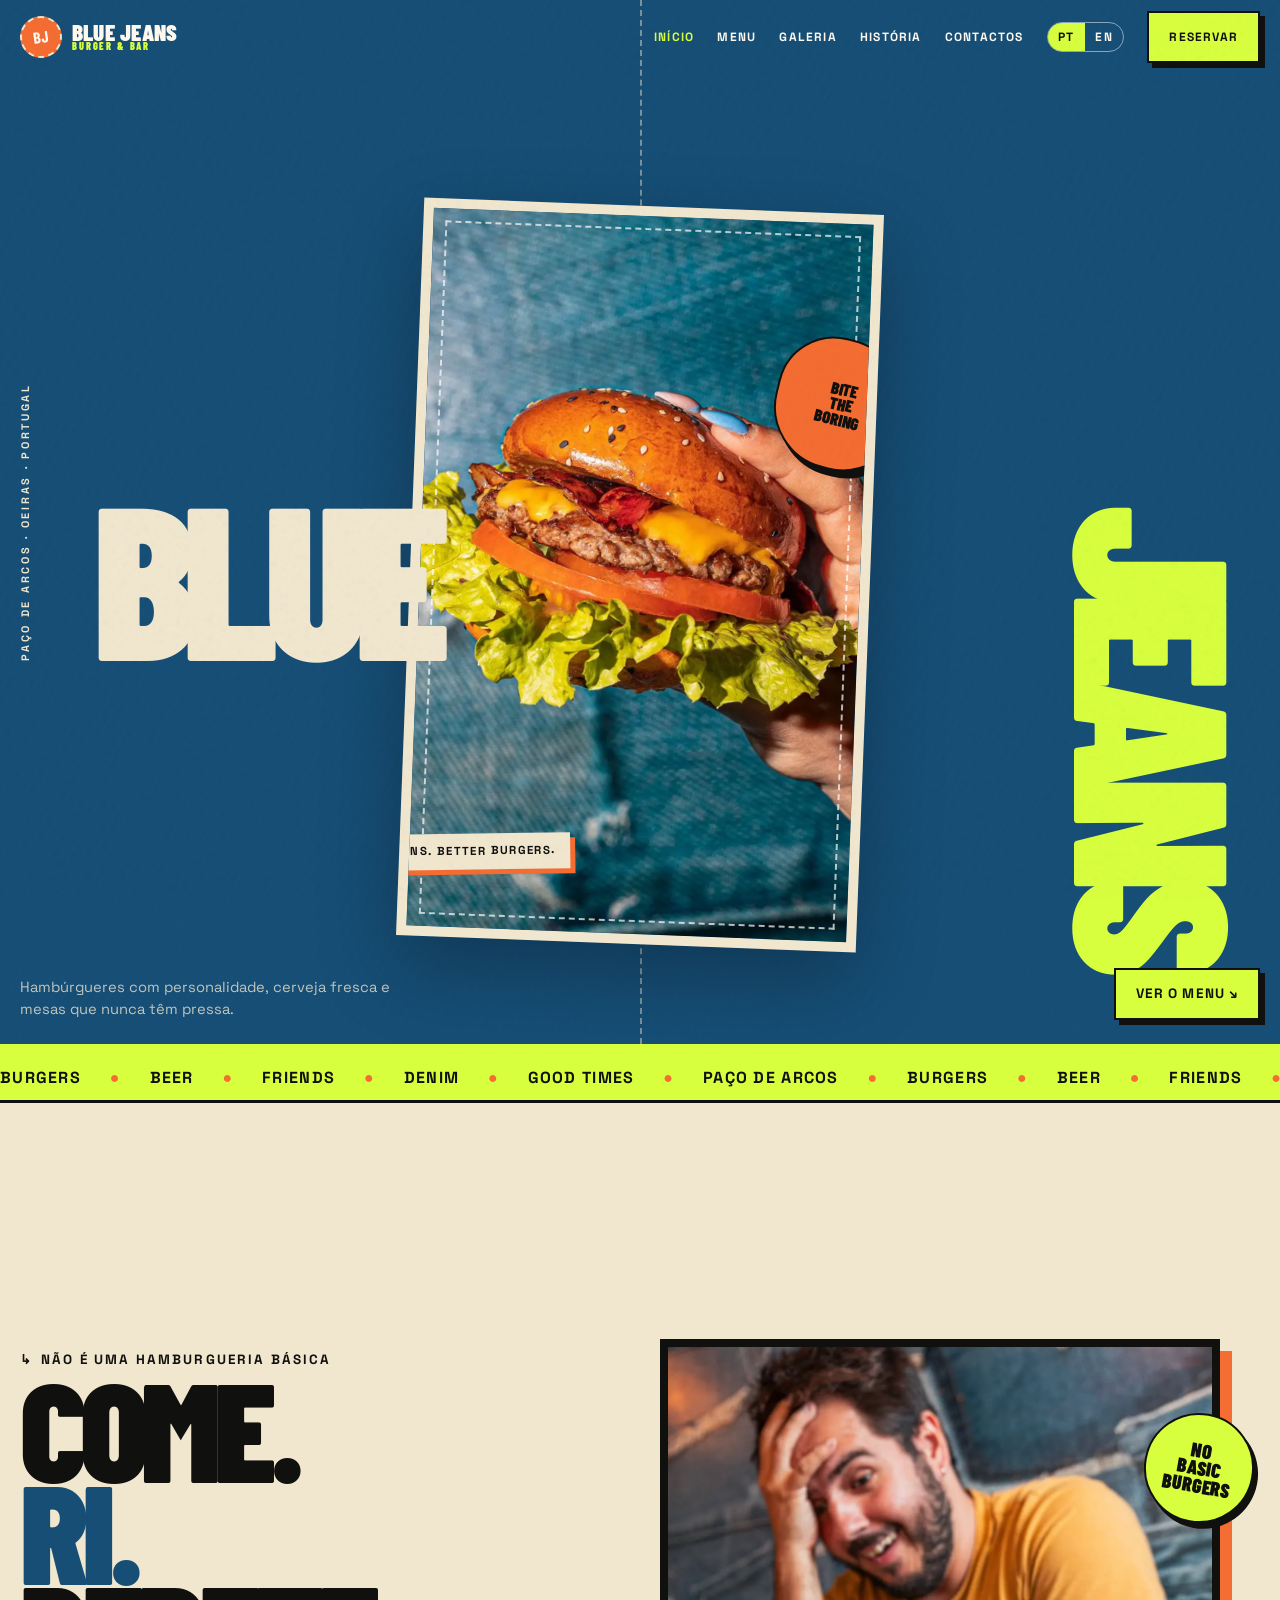
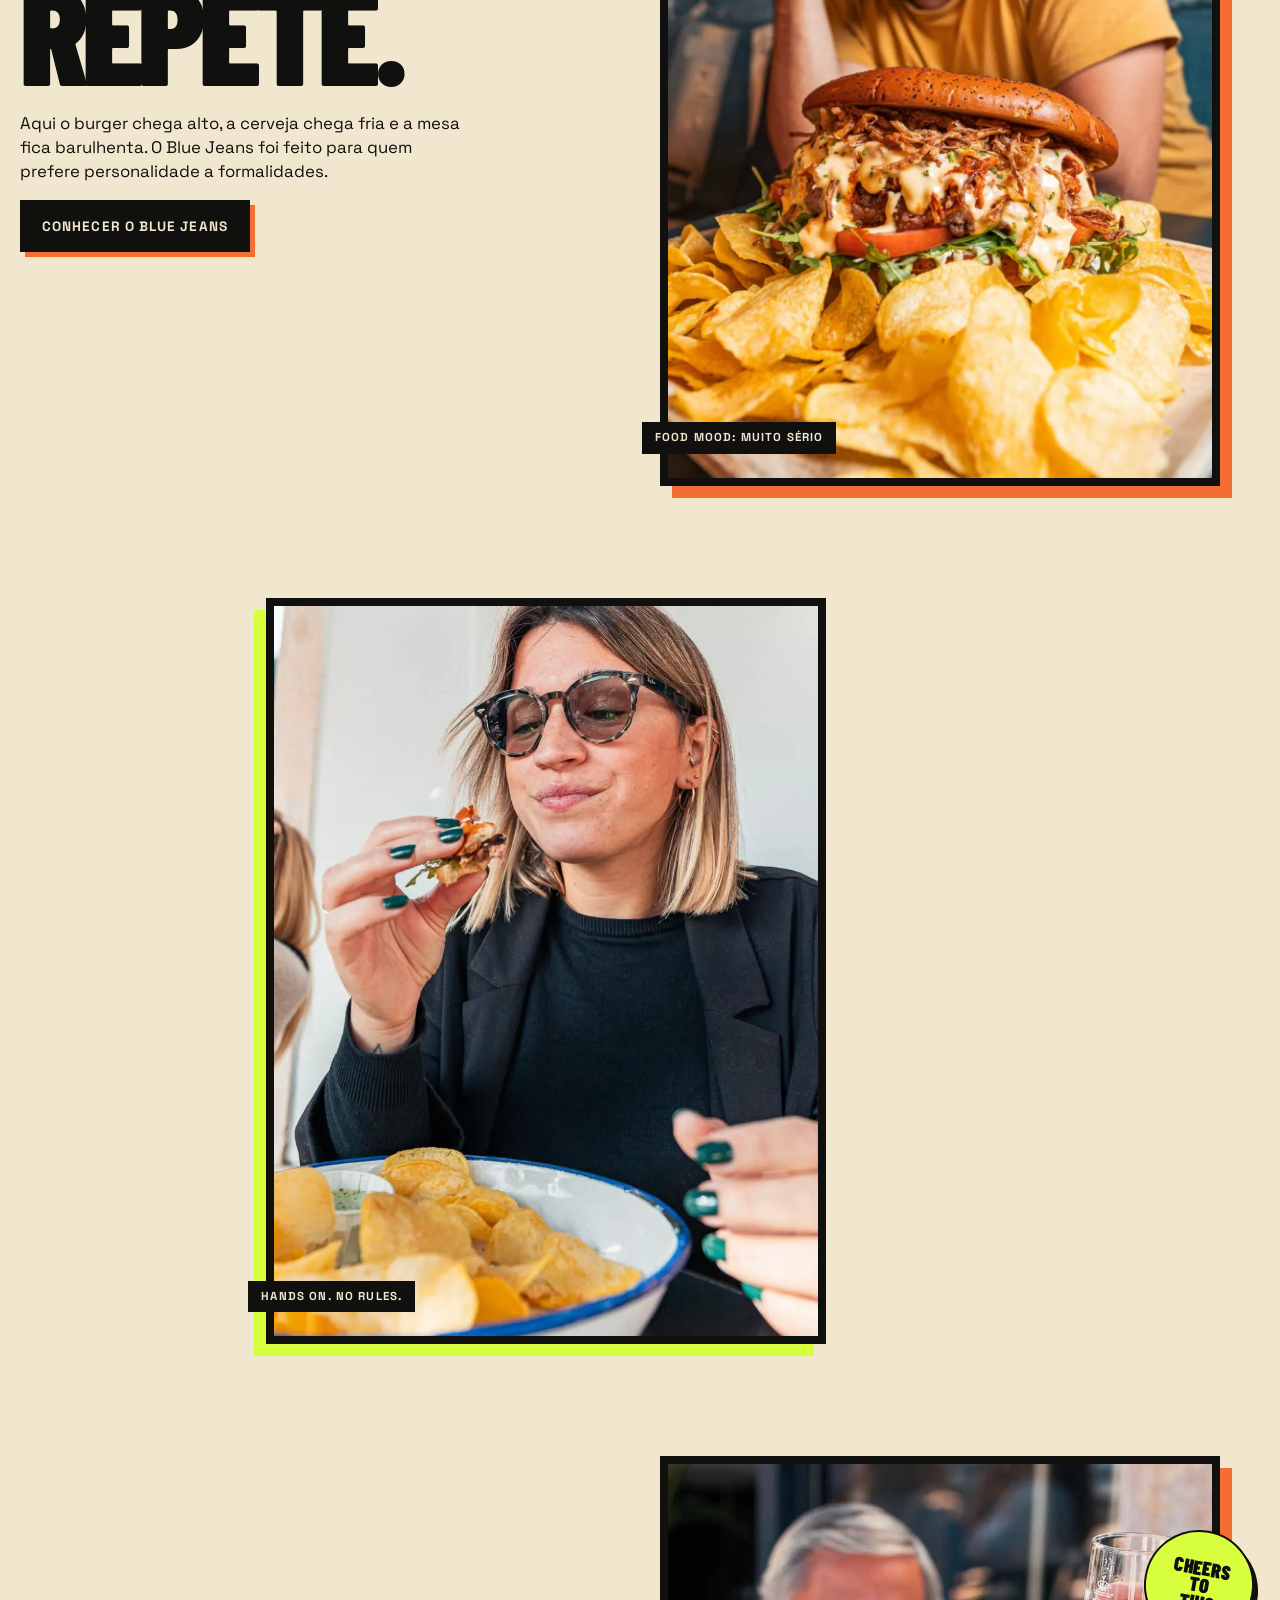
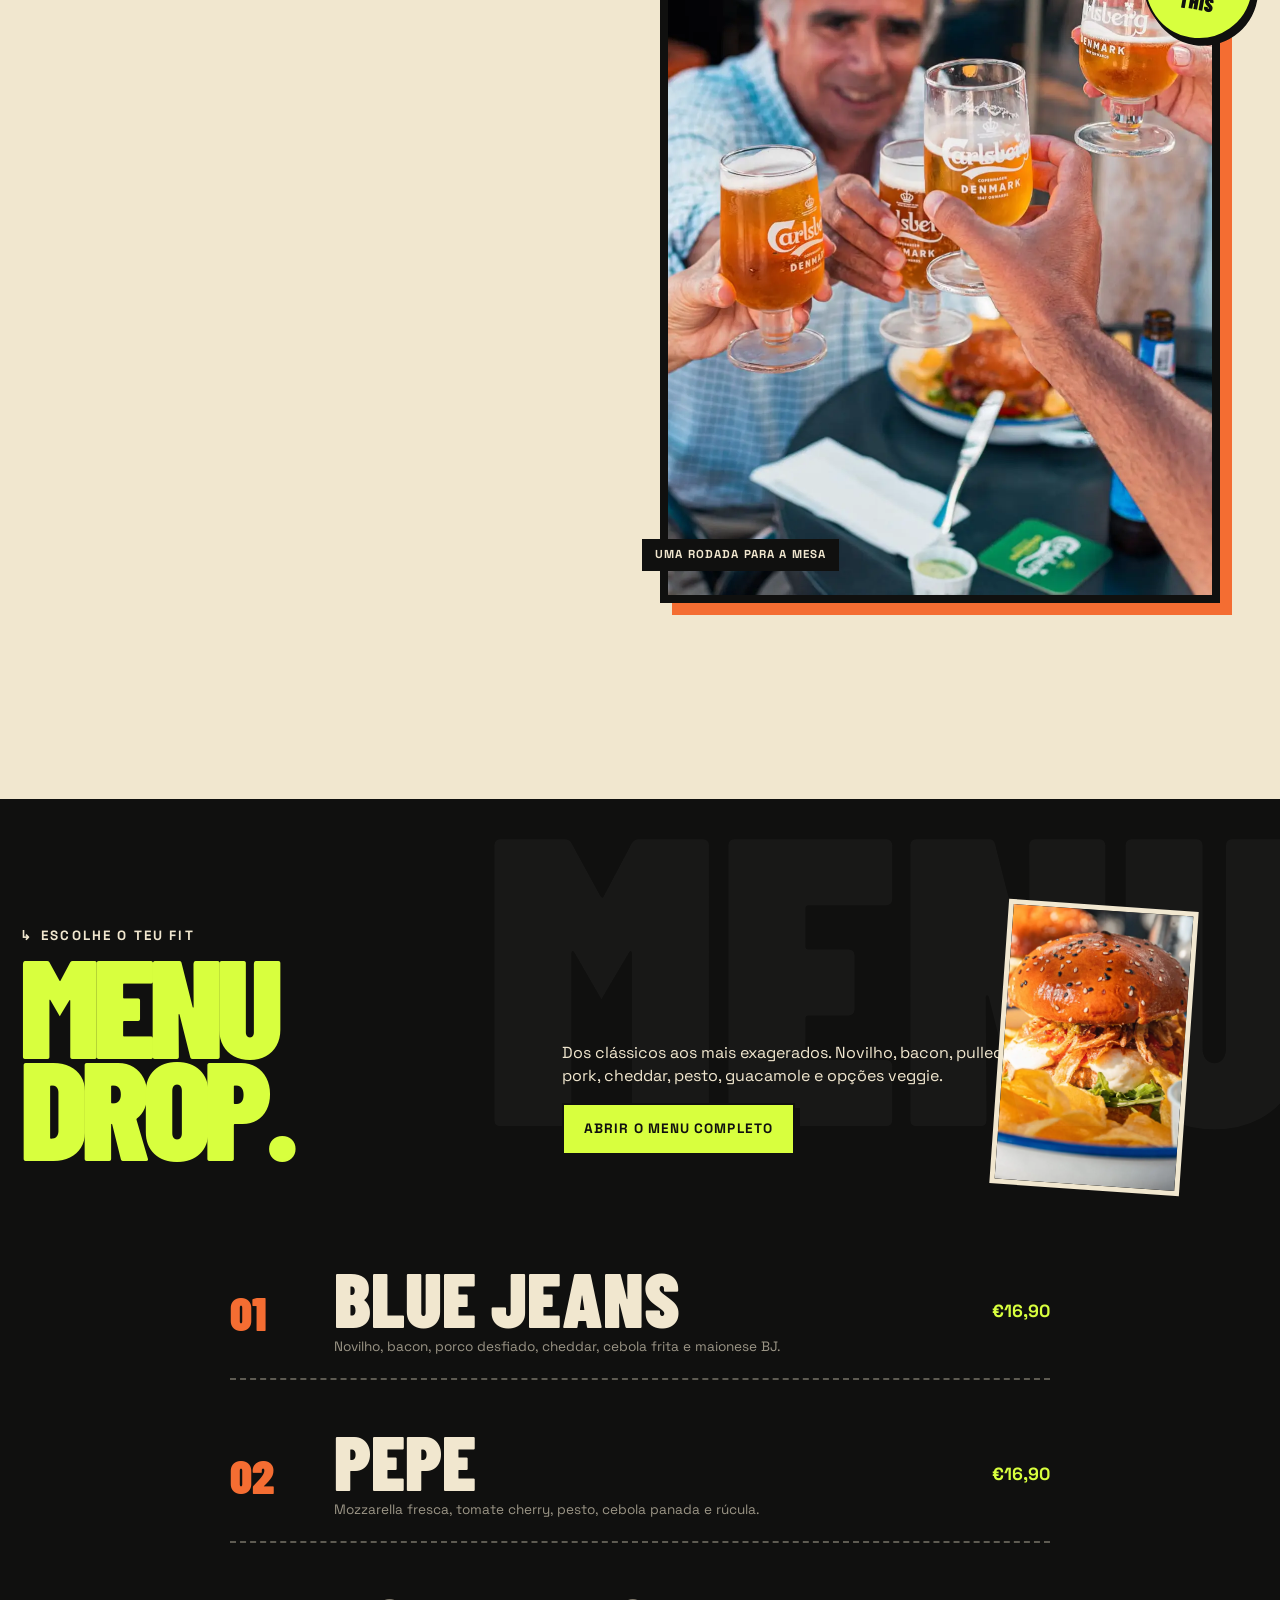
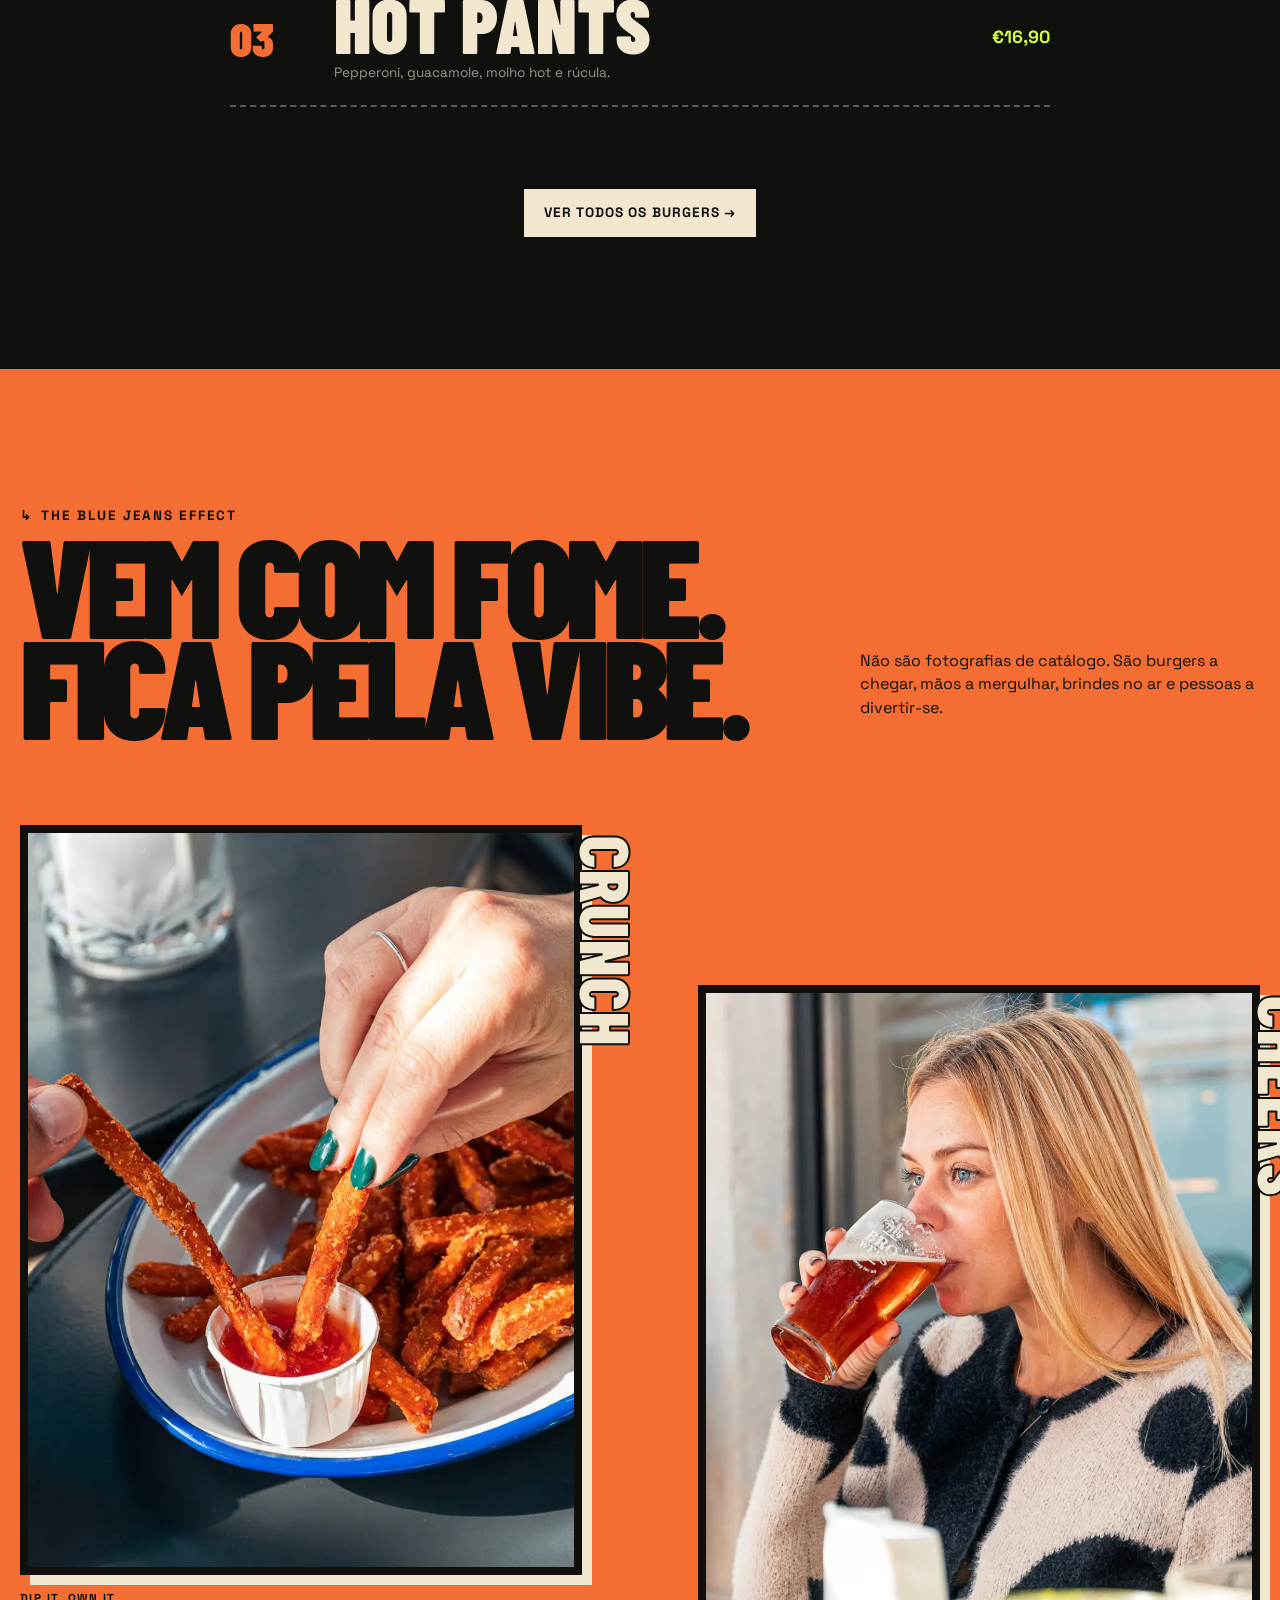
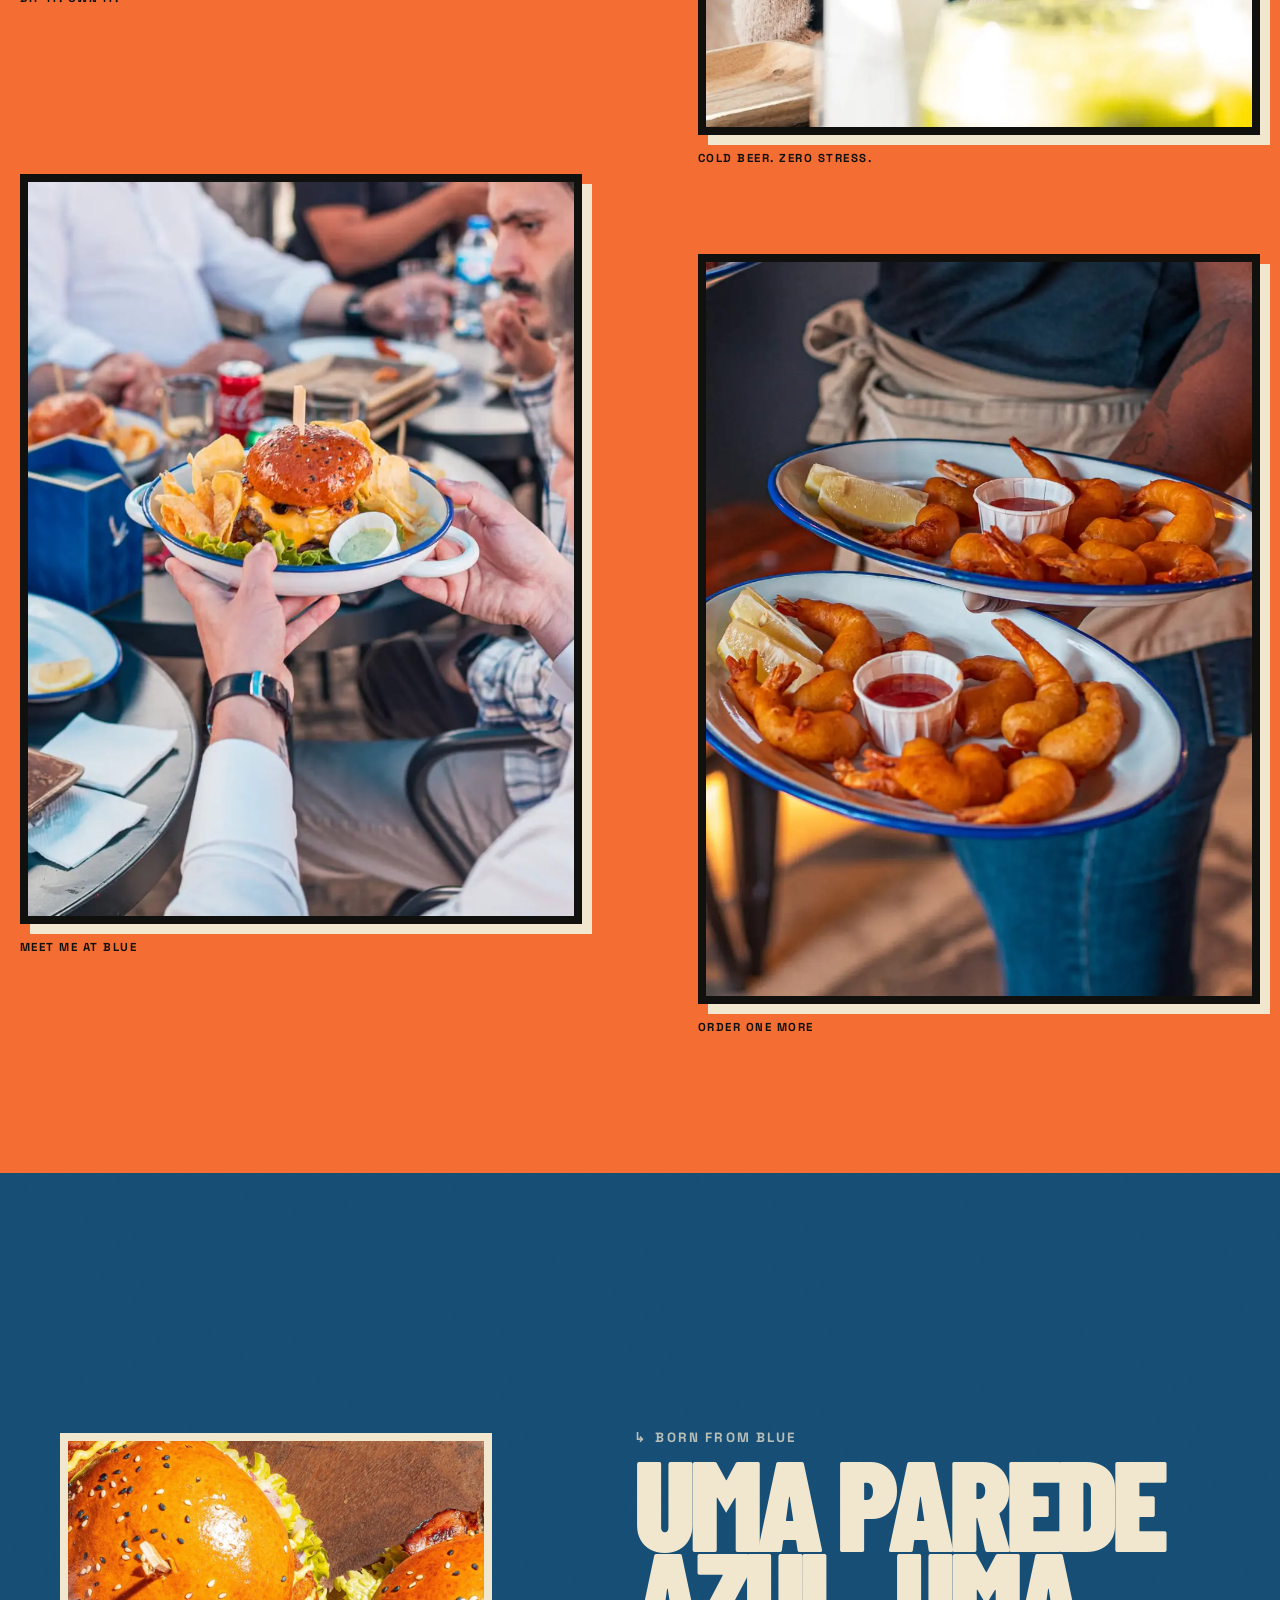
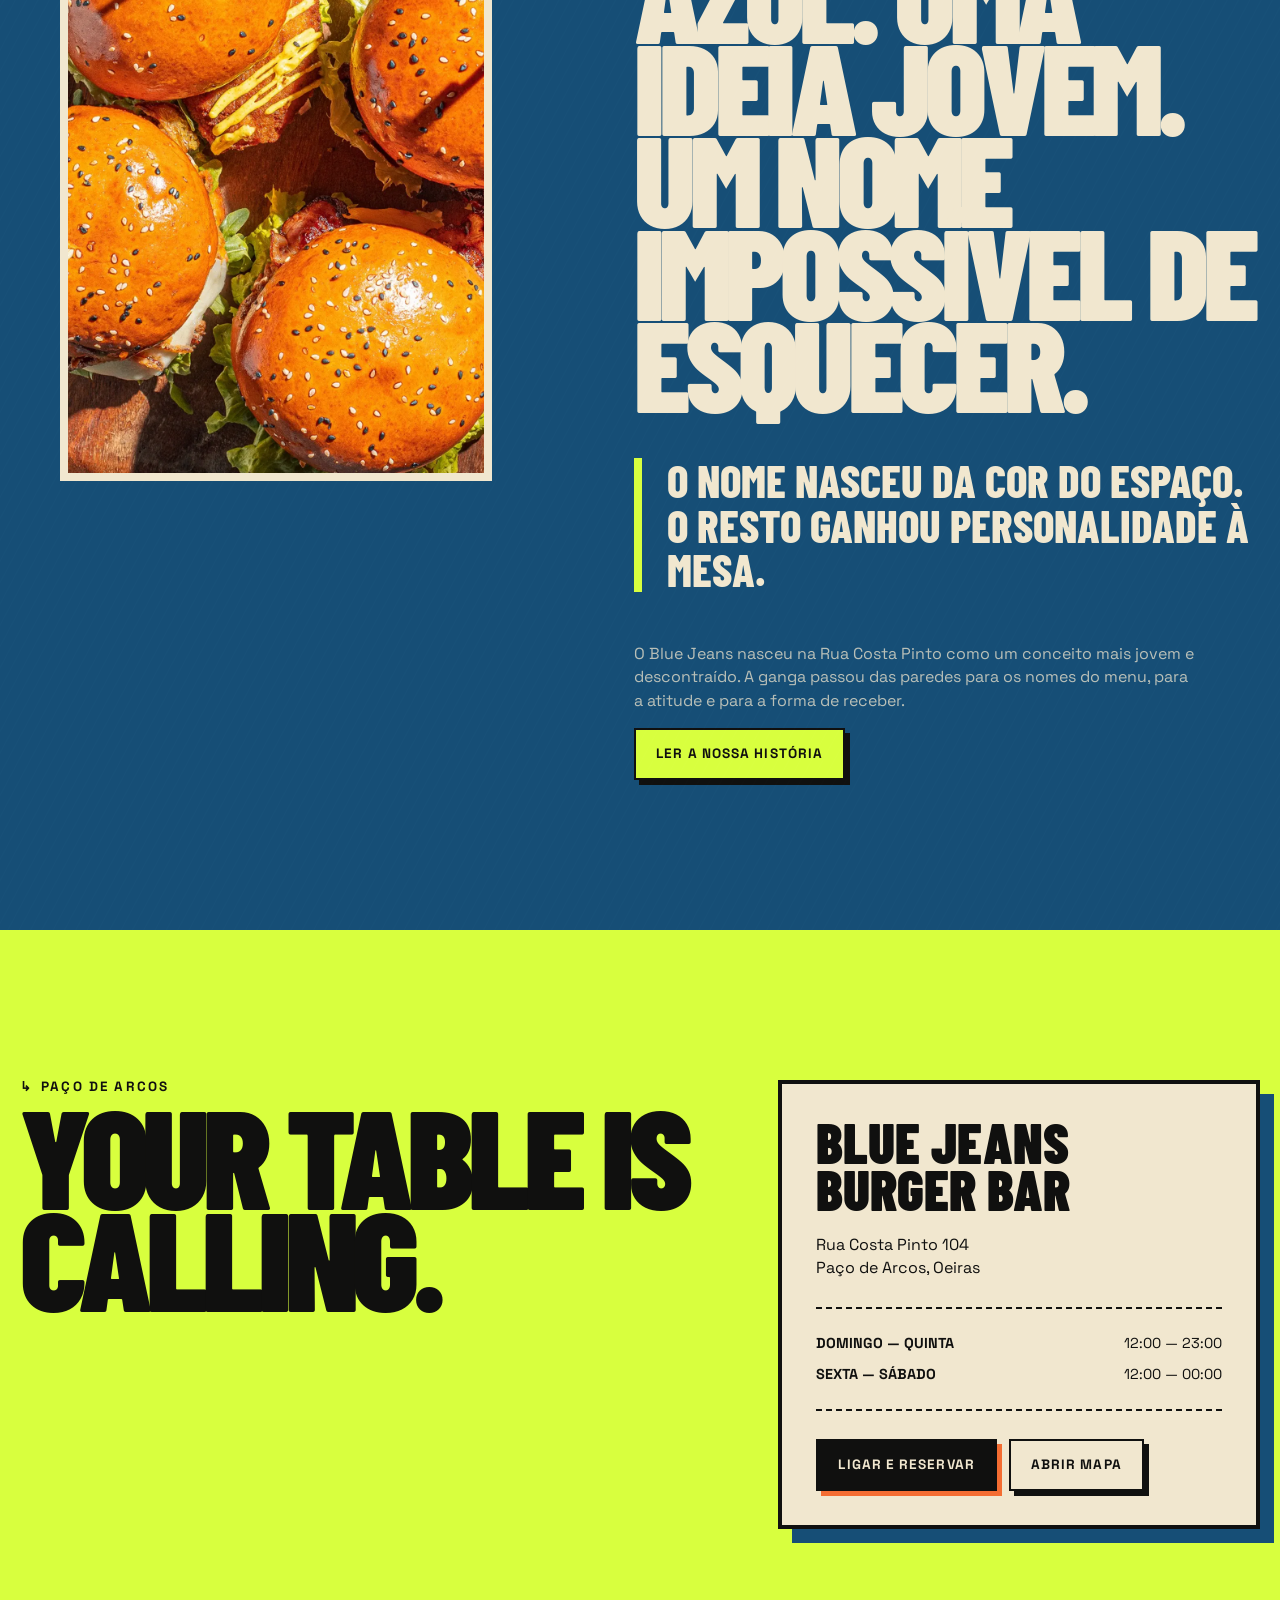
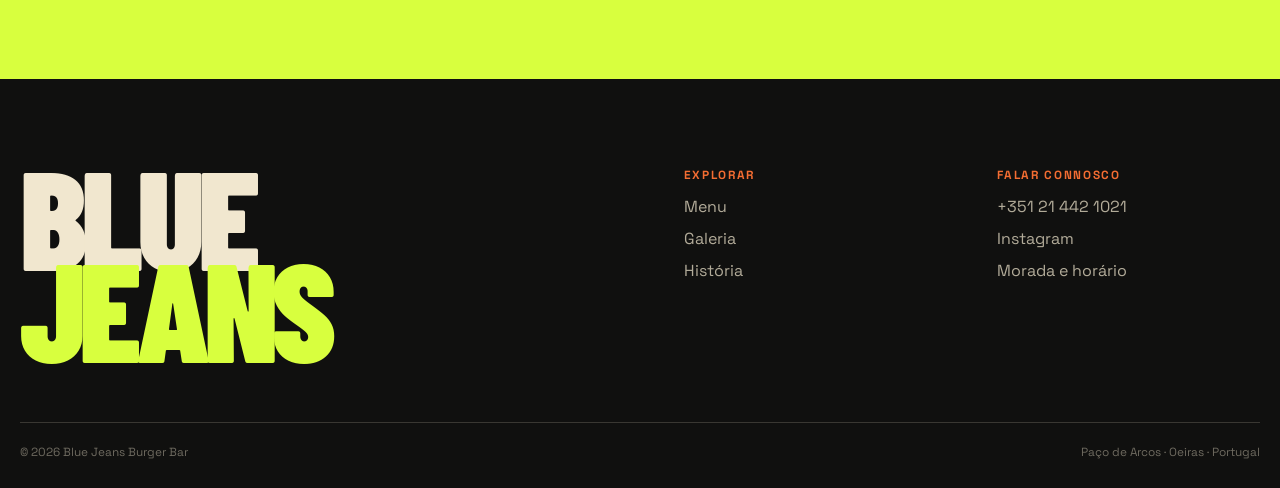
<file: index.html>
<!doctype html><html lang="pt-PT"><head>
<meta charset="utf-8"><meta name="viewport" content="width=device-width,initial-scale=1">
<title>Blue Jeans Burger Bar | Hambúrgueres em Paço de Arcos</title><meta name="description" content="Blue Jeans Burger Bar em Paço de Arcos: hambúrgueres, cerveja, amigos e um ambiente descontraído em Oeiras.">
<link rel="canonical" href="https://bluejeansburgerbar.pt/"><link rel="alternate" hreflang="pt-PT" href="https://bluejeansburgerbar.pt/"><link rel="alternate" hreflang="en-GB" href="https://bluejeansburgerbar.pt/en/"><link rel="alternate" hreflang="x-default" href="https://bluejeansburgerbar.pt/">
<meta name="theme-color" content="#164e76"><meta property="og:type" content="restaurant"><meta property="og:title" content="Blue Jeans Burger Bar — Paço de Arcos"><meta property="og:description" content="Burgers. Beer. Friends. Repeat."><meta property="og:image" content="https://bluejeansburgerbar.pt/assets/images/photos/burger-denim-hand.webp"><meta property="og:url" content="https://bluejeansburgerbar.pt/"><meta property="og:locale" content="pt_PT"><meta name="twitter:card" content="summary_large_image">
<link rel="icon" href="assets/icons/favicon.svg" type="image/svg+xml"><link rel="icon" href="assets/icons/favicon-32x32.png" sizes="32x32"><link rel="apple-touch-icon" href="assets/icons/apple-touch-icon.png"><link rel="manifest" href="site.webmanifest"><link rel="preload" href="assets/images/photos/burger-denim-hand.webp" as="image" fetchpriority="high"><link rel="stylesheet" href="assets/css/v2.css">
<script type="application/ld+json">{"@context":"https://schema.org","@type":"Restaurant","name":"Blue Jeans Burger Bar","url":"https://bluejeansburgerbar.pt/","telephone":"+351214421021","image":"https://bluejeansburgerbar.pt/assets/images/photos/burger-denim-hand.webp","servesCuisine":["Hambúrgueres","Americana","Bar"],"acceptsReservations":true,"address":{"@type":"PostalAddress","streetAddress":"Rua Costa Pinto 104","addressLocality":"Paço de Arcos","addressRegion":"Oeiras","addressCountry":"PT"},"openingHoursSpecification":[{"@type":"OpeningHoursSpecification","dayOfWeek":["Monday","Tuesday","Wednesday","Thursday","Sunday"],"opens":"12:00","closes":"23:00"},{"@type":"OpeningHoursSpecification","dayOfWeek":["Friday","Saturday"],"opens":"12:00","closes":"00:00"}],"hasMenu":"https://bluejeansburgerbar.pt/menu.html","sameAs":["https://www.instagram.com/bluejeansburgerbar/"]}</script>
</head><body><a class="skip" href="#main">Saltar para o conteúdo</a>
<header class="topbar" data-topbar><div class="wrap topbar-inner"><a class="logo2" href="index.html" aria-label="Blue Jeans — início"><b>BJ</b><span>Blue Jeans<small>Burger &amp; Bar</small></span></a><nav class="desktop2" aria-label="Navegação principal"><a href="index.html" aria-current="page">Início</a><a href="menu.html">Menu</a><a href="galeria.html">Galeria</a><a href="historia.html">História</a><a href="contacto.html">Contactos</a><div class="lang" aria-label="Idioma"><a class="active" href="index.html" lang="pt">PT</a><a href="en/index.html" lang="en">EN</a></div><a class="button2" href="tel:+351214421021">Reservar</a></nav><button class="menu2-toggle" type="button" aria-label="Abrir menu" aria-expanded="false" data-menu2-toggle><span></span><span></span><span></span></button></div></header>
<nav class="mobile2" aria-label="Menu móvel" data-mobile2><a href="index.html">Início</a><a href="menu.html">Menu</a><a href="galeria.html">Galeria</a><a href="historia.html">História</a><a href="contacto.html">Contactos</a><div class="lang"><a class="active" href="index.html">PT</a><a href="en/index.html">EN</a></div><a class="mobile2-reserve button2" href="#reservar">Reservar</a></nav>
<main id="main">
<section class="hero2"><span class="hero-seam" aria-hidden="true"></span><span class="vertical-label">Paço de Arcos · Oeiras · Portugal</span><div class="wrap hero-content"><h1 class="hero-title"><span class="hero-word hero-word--left">Blue</span><span class="hero-word hero-word--right">Jeans</span></h1><div class="hero-photo"><img src="assets/images/photos/burger-denim-hand.webp" width="1226" height="1536" alt="Hambúrguer Blue Jeans segurado sobre ganga" fetchpriority="high"><span class="hero-round">Bite<br>the<br>boring</span><span class="hero-caption">Good jeans. Better burgers.</span></div></div><div class="hero-bottom"><p>Hambúrgueres com personalidade, cerveja fresca e mesas que nunca têm pressa.</p><a class="button2" href="menu.html">Ver o menu ↘</a></div></section>
<div class="ticker2" aria-hidden="true"><div class="ticker2-track"><span>Burgers</span><span>Beer</span><span>Friends</span><span>Denim</span><span>Good times</span><span>Paço de Arcos</span><span>Burgers</span><span>Beer</span><span>Friends</span><span>Denim</span><span>Good times</span><span>Paço de Arcos</span></div></div>

<section class="manifesto"><div class="wrap manifesto-grid"><div class="manifesto-sticky" data-reveal><p class="kicker">Não é uma hamburgueria básica</p><h2 class="mega">Come.<span>Ri.</span>Repete.</h2><p class="manifesto-copy">Aqui o burger chega alto, a cerveja chega fria e a mesa fica barulhenta. O Blue Jeans foi feito para quem prefere personalidade a formalidades.</p><a class="button2 button2--dark" href="historia.html">Conhecer o Blue Jeans</a></div><div class="photo-stack">
<figure class="portrait-card" data-reveal><img src="assets/images/photos/man-burger-fun.webp" width="1184" height="1524" alt="Cliente sorridente atrás de um hambúrguer Blue Jeans" loading="lazy"><figcaption>Food mood: muito sério</figcaption><span class="sticker">No<br>basic<br>burgers</span></figure>
<figure class="portrait-card" data-reveal><img src="assets/images/photos/woman-eating-burger.webp" width="1138" height="1428" alt="Cliente a comer no Blue Jeans Burger Bar" loading="lazy"><figcaption>Hands on. No rules.</figcaption></figure>
<figure class="portrait-card" data-reveal><img src="assets/images/photos/beer-cheers.webp" width="1242" height="1460" alt="Amigos a brindar com cerveja no Blue Jeans" loading="lazy"><figcaption>Uma rodada para a mesa</figcaption><span class="sticker">Cheers<br>to<br>this</span></figure>
</div></div></section>

<section class="menu-drop"><div class="wrap"><div class="menu-head" data-reveal><div><p class="kicker">Escolhe o teu fit</p><h2 class="mega">Menu<br>drop.</h2></div><div class="menu-intro"><p>Dos clássicos aos mais exagerados. Novilho, bacon, pulled pork, cheddar, pesto, guacamole e opções veggie.</p><a class="button2" href="menu.html">Abrir o menu completo</a></div></div><figure class="menu-vertical-photo"><img src="assets/images/photos/burger-closeup.webp" alt="Hambúrguer Blue Jeans em primeiro plano" loading="lazy"></figure><div class="menu-rail">
<article class="menu-line" data-reveal><strong>01</strong><div><h3>Blue Jeans</h3><p>Novilho, bacon, porco desfiado, cheddar, cebola frita e maionese BJ.</p></div><span class="price">€16,90</span></article>
<article class="menu-line" data-reveal><strong>02</strong><div><h3>Pepe</h3><p>Mozzarella fresca, tomate cherry, pesto, cebola panada e rúcula.</p></div><span class="price">€16,90</span></article>
<article class="menu-line" data-reveal><strong>03</strong><div><h3>Hot Pants</h3><p>Pepperoni, guacamole, molho hot e rúcula.</p></div><span class="price">€16,90</span></article>
</div><div class="menu-cta"><a class="button2 button2--light" href="menu.html">Ver todos os burgers →</a></div></div></section>

<section class="vibe2"><div class="wrap"><div class="vibe2-head" data-reveal><div><p class="kicker">The Blue Jeans effect</p><h2 class="mega">Vem com fome.<br>Fica pela vibe.</h2></div><p>Não são fotografias de catálogo. São burgers a chegar, mãos a mergulhar, brindes no ar e pessoas a divertir-se.</p></div><div class="vibe-columns"><div class="vibe-column">
<figure class="vibe-shot" data-reveal><img src="assets/images/photos/sweet-potato-fries.webp" width="1112" height="1336" alt="Mãos a mergulhar batata doce em molho" loading="lazy"><figcaption>Dip it. Own it.</figcaption><span class="vertical-word">Crunch</span></figure>
<figure class="vibe-shot" data-reveal><img src="assets/images/photos/friends-burger-table.webp" width="1066" height="1216" alt="Grupo de amigos à mesa no Blue Jeans" loading="lazy"><figcaption>Meet me at Blue</figcaption></figure>
</div><div class="vibe-column">
<figure class="vibe-shot" data-reveal><img src="assets/images/photos/woman-drinking-beer.webp" width="1078" height="1412" alt="Cliente a beber cerveja no Blue Jeans" loading="lazy"><figcaption>Cold beer. Zero stress.</figcaption><span class="vertical-word">Cheers</span></figure>
<figure class="vibe-shot" data-reveal><img src="assets/images/photos/onion-rings-trays.webp" width="1258" height="1430" alt="Tabuleiros de aros de cebola do Blue Jeans" loading="lazy"><figcaption>Order one more</figcaption></figure>
</div></div></div></section>

<section class="story2 denim"><div class="wrap story2-grid"><figure class="story2-photo" data-reveal><img src="assets/images/photos/four-burgers-top.webp" width="1268" height="1560" alt="Quatro hambúrgueres Blue Jeans vistos de cima" loading="lazy"></figure><div class="story2-text" data-reveal><p class="kicker">Born from blue</p><h2 class="mega">Uma parede azul. Uma ideia jovem. Um nome impossível de esquecer.</h2><blockquote>O nome nasceu da cor do espaço. O resto ganhou personalidade à mesa.</blockquote><p>O Blue Jeans nasceu na Rua Costa Pinto como um conceito mais jovem e descontraído. A ganga passou das paredes para os nomes do menu, para a atitude e para a forma de receber.</p><a class="button2" href="/historia.html">Ler a nossa história</a></div></div></section>

<section class="visit2" id="reservar"><div class="wrap visit2-grid"><div data-reveal><p class="kicker">Paço de Arcos</p><h2 class="mega">Your table is calling.</h2></div><article class="visit-card" data-reveal><h3>Blue Jeans Burger Bar</h3><p>Rua Costa Pinto 104<br>Paço de Arcos, Oeiras</p><div class="hours2"><strong>Domingo — Quinta</strong><span>12:00 — 23:00</span><strong>Sexta — Sábado</strong><span>12:00 — 00:00</span></div><div class="visit-actions"><a class="button2 button2--dark" href="tel:+351214421021">Ligar e reservar</a><a class="button2 button2--light" href="https://www.google.com/maps/search/?api=1&amp;query=Blue+Jeans+Burger+Bar+Rua+Costa+Pinto+104+Pa%C3%A7o+de+Arcos" target="_blank" rel="noopener noreferrer">Abrir mapa</a></div></article></div></section>
</main>
<footer class="footer2"><div class="wrap"><div class="footer2-top"><div><div class="footer-logo">Blue<span>Jeans</span></div></div><div><h2>Explorar</h2><a href="menu.html">Menu</a><a href="galeria.html">Galeria</a><a href="historia.html">História</a></div><div><h2>Falar connosco</h2><a href="tel:+351214421021">+351 21 442 1021</a><a href="https://www.instagram.com/bluejeansburgerbar/" target="_blank" rel="noopener noreferrer">Instagram</a><a href="contacto.html">Morada e horário</a></div></div><div class="footer2-bottom"><span>© <span data-year></span> Blue Jeans Burger Bar</span><span>Paço de Arcos · Oeiras · Portugal</span></div></div></footer><script src="assets/js/v2.js" defer></script></body></html>
</file>
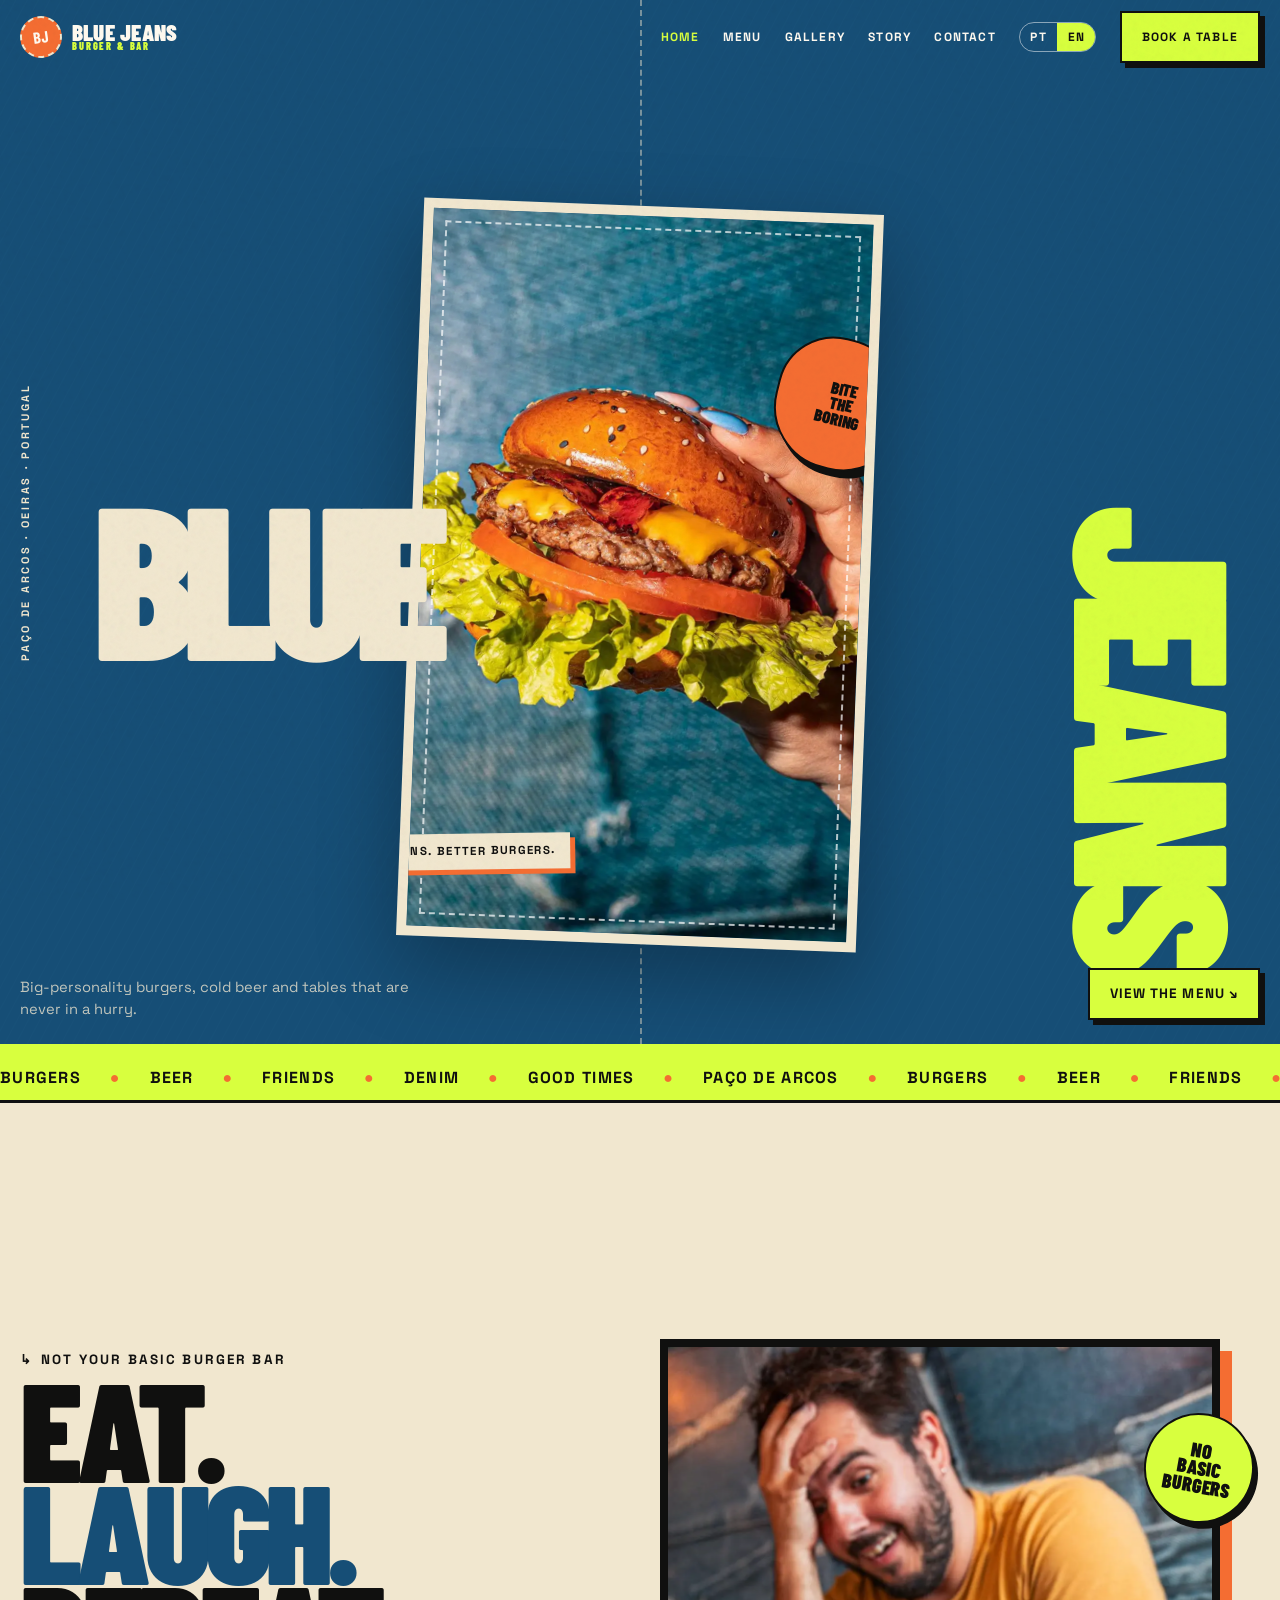
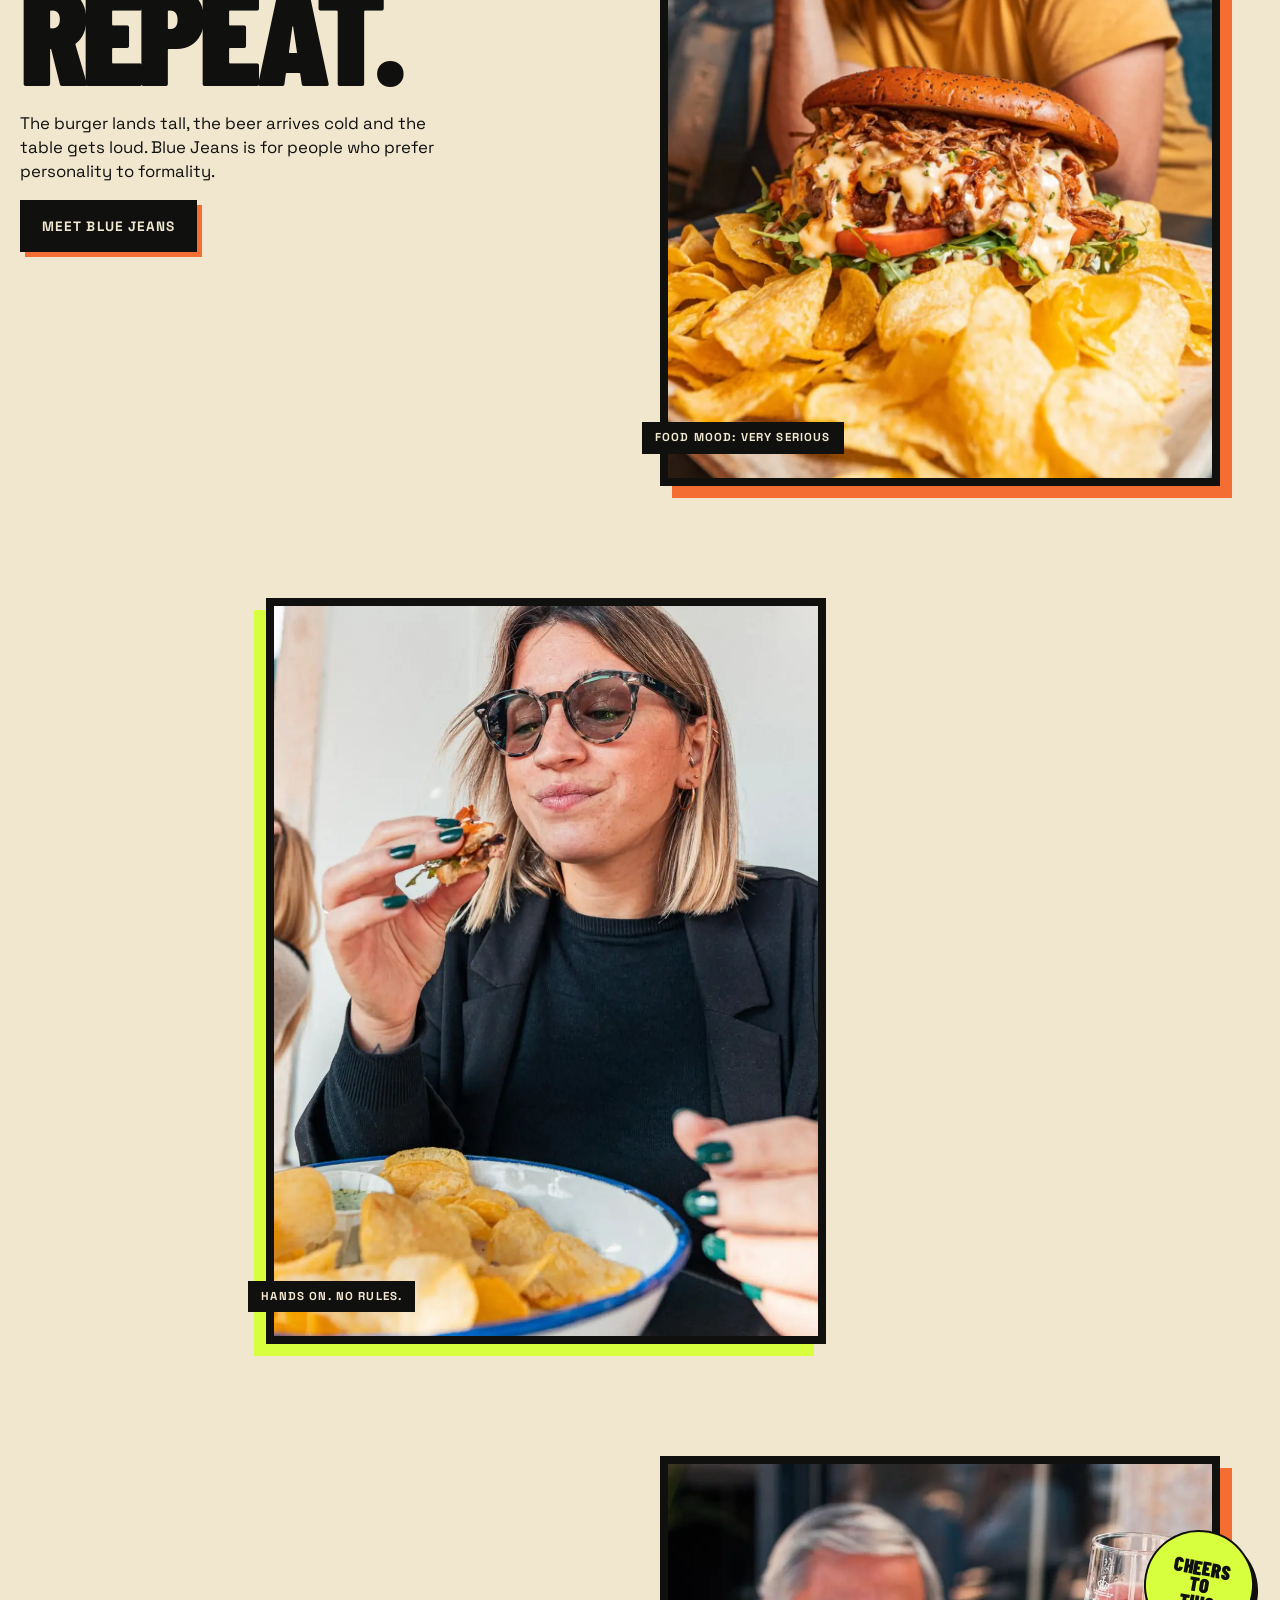
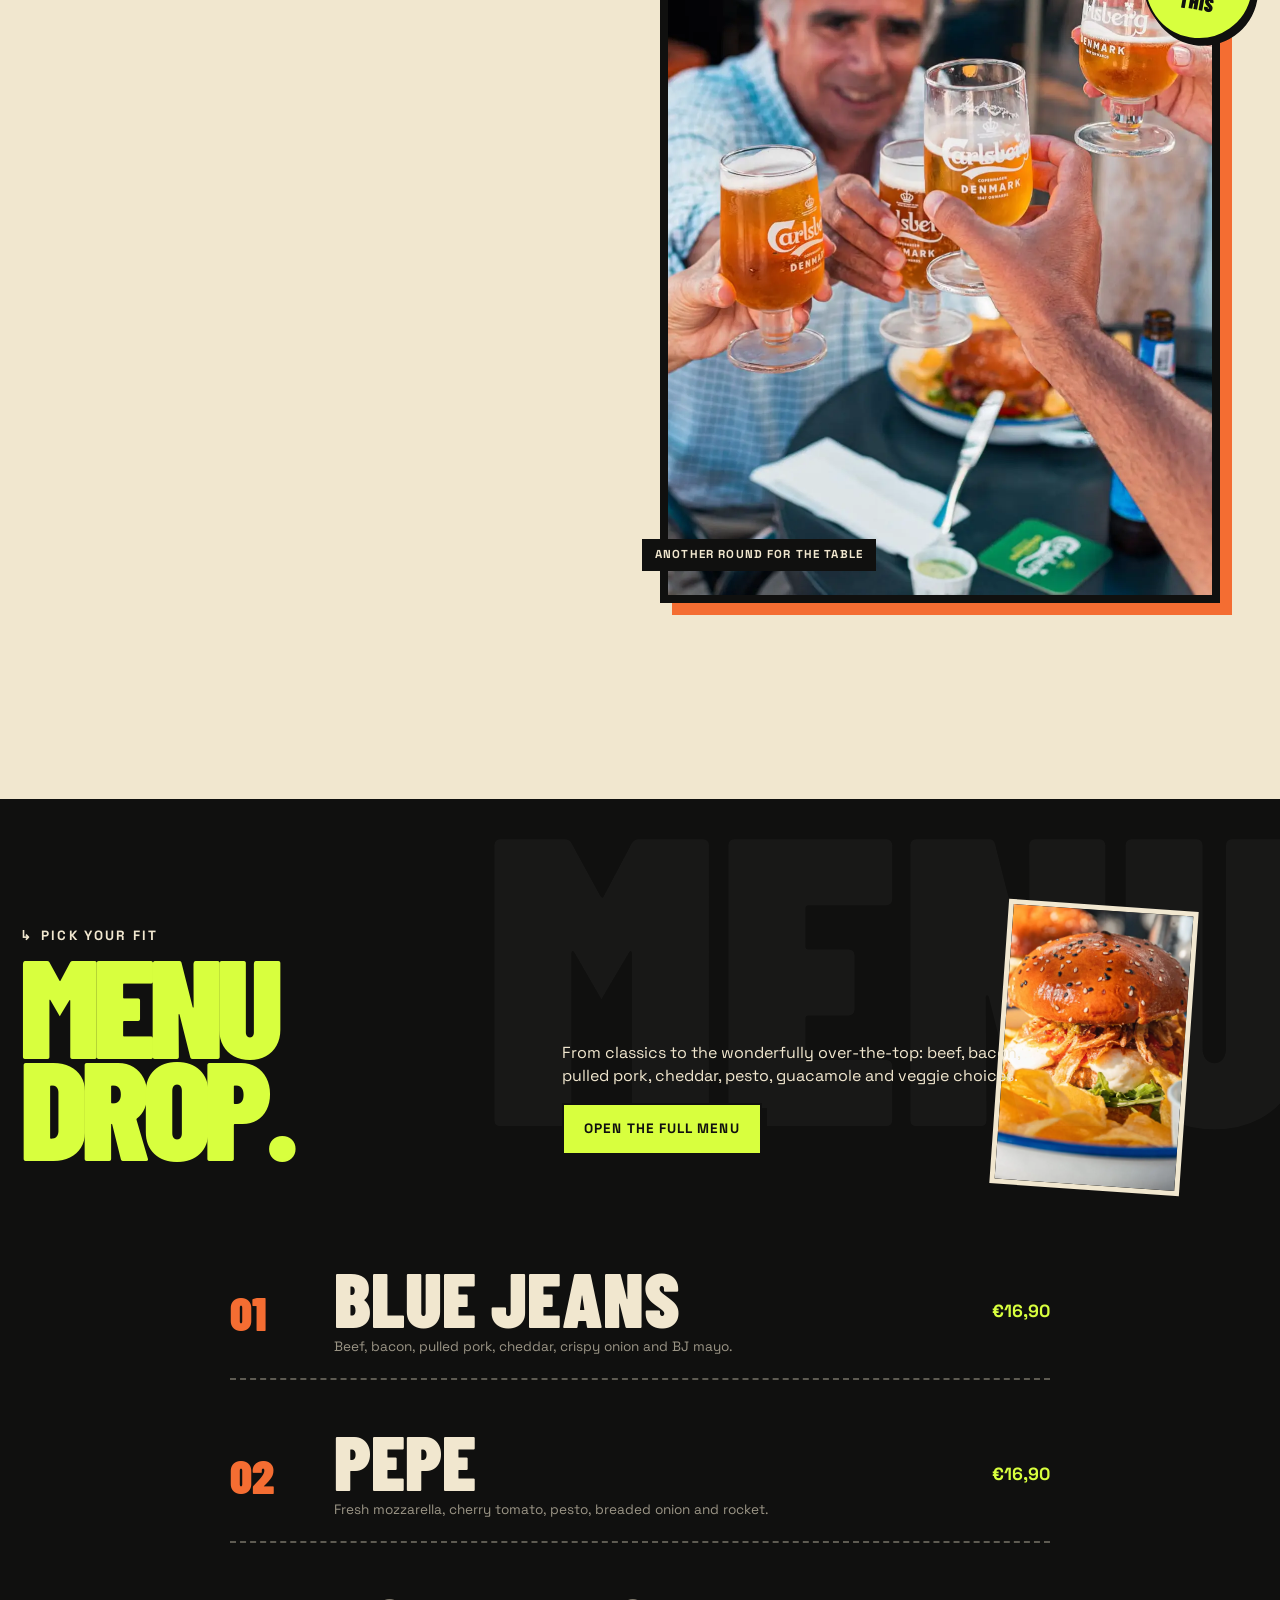
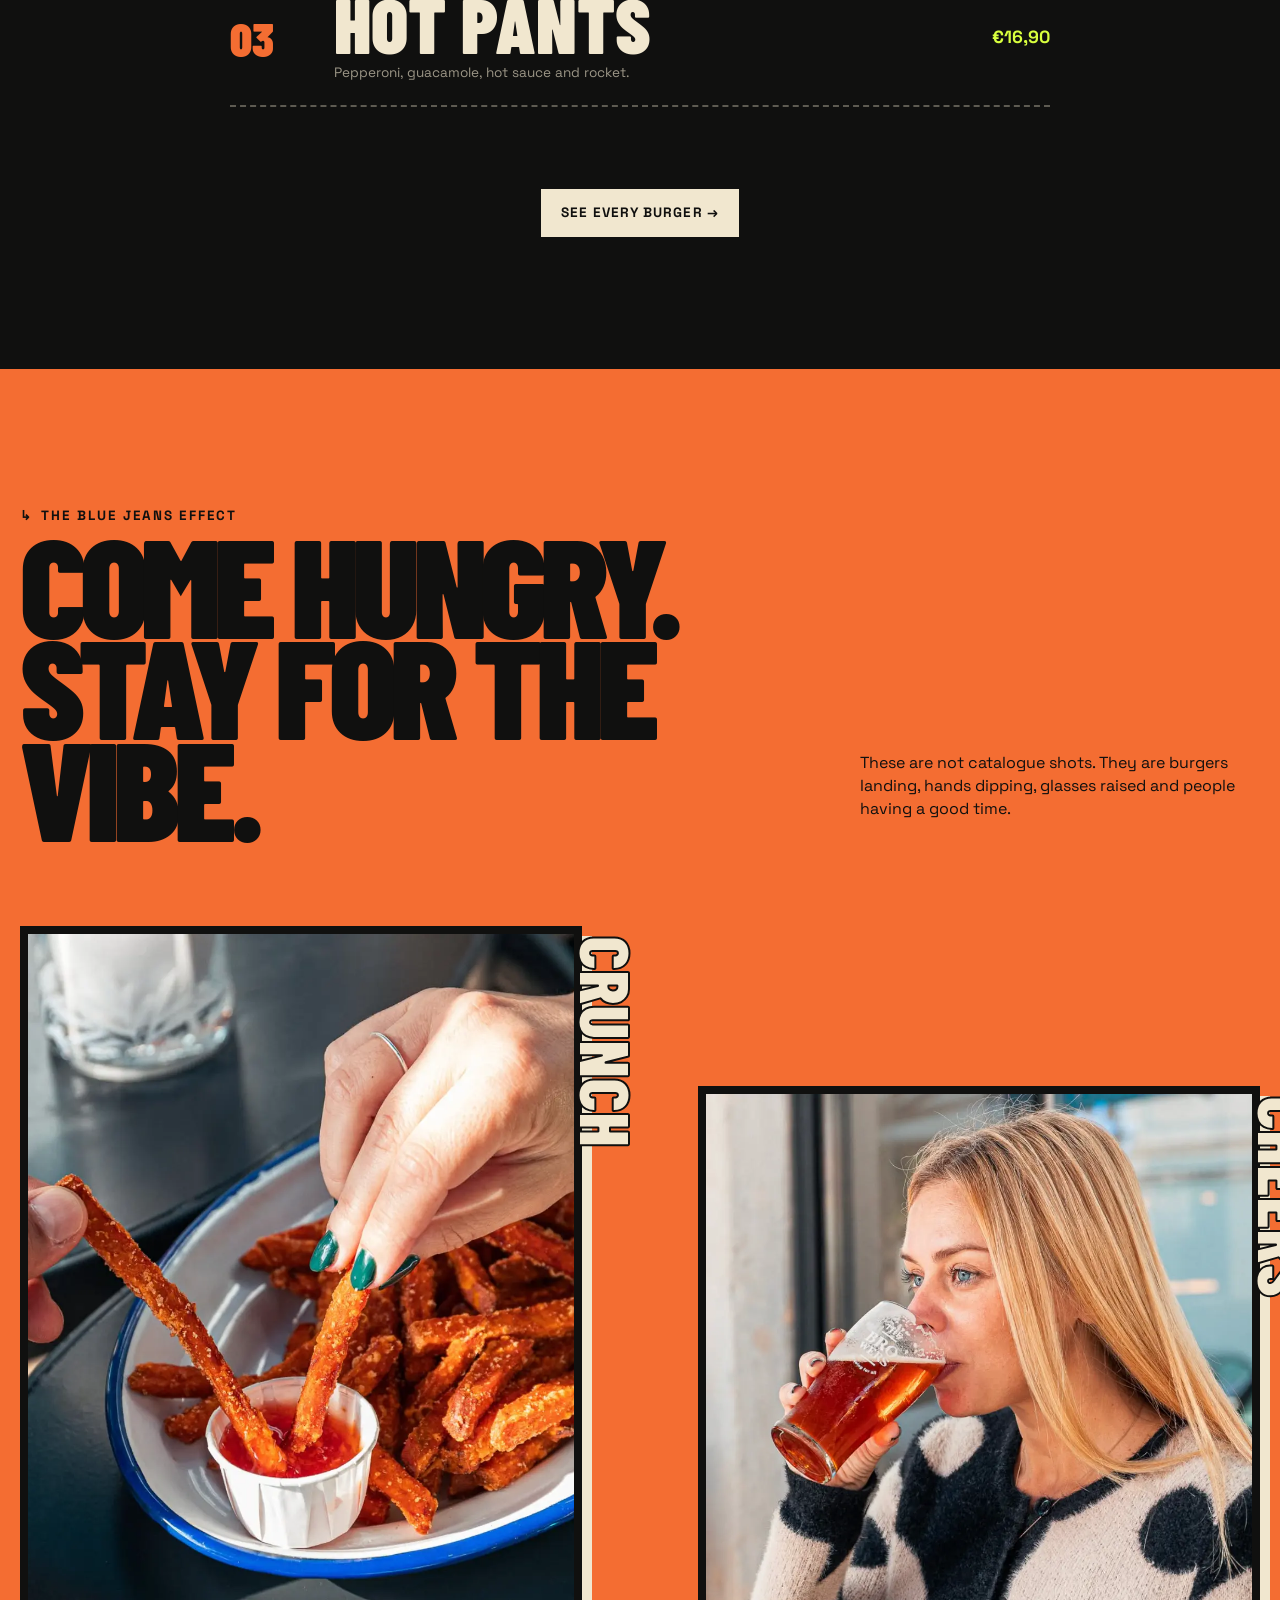
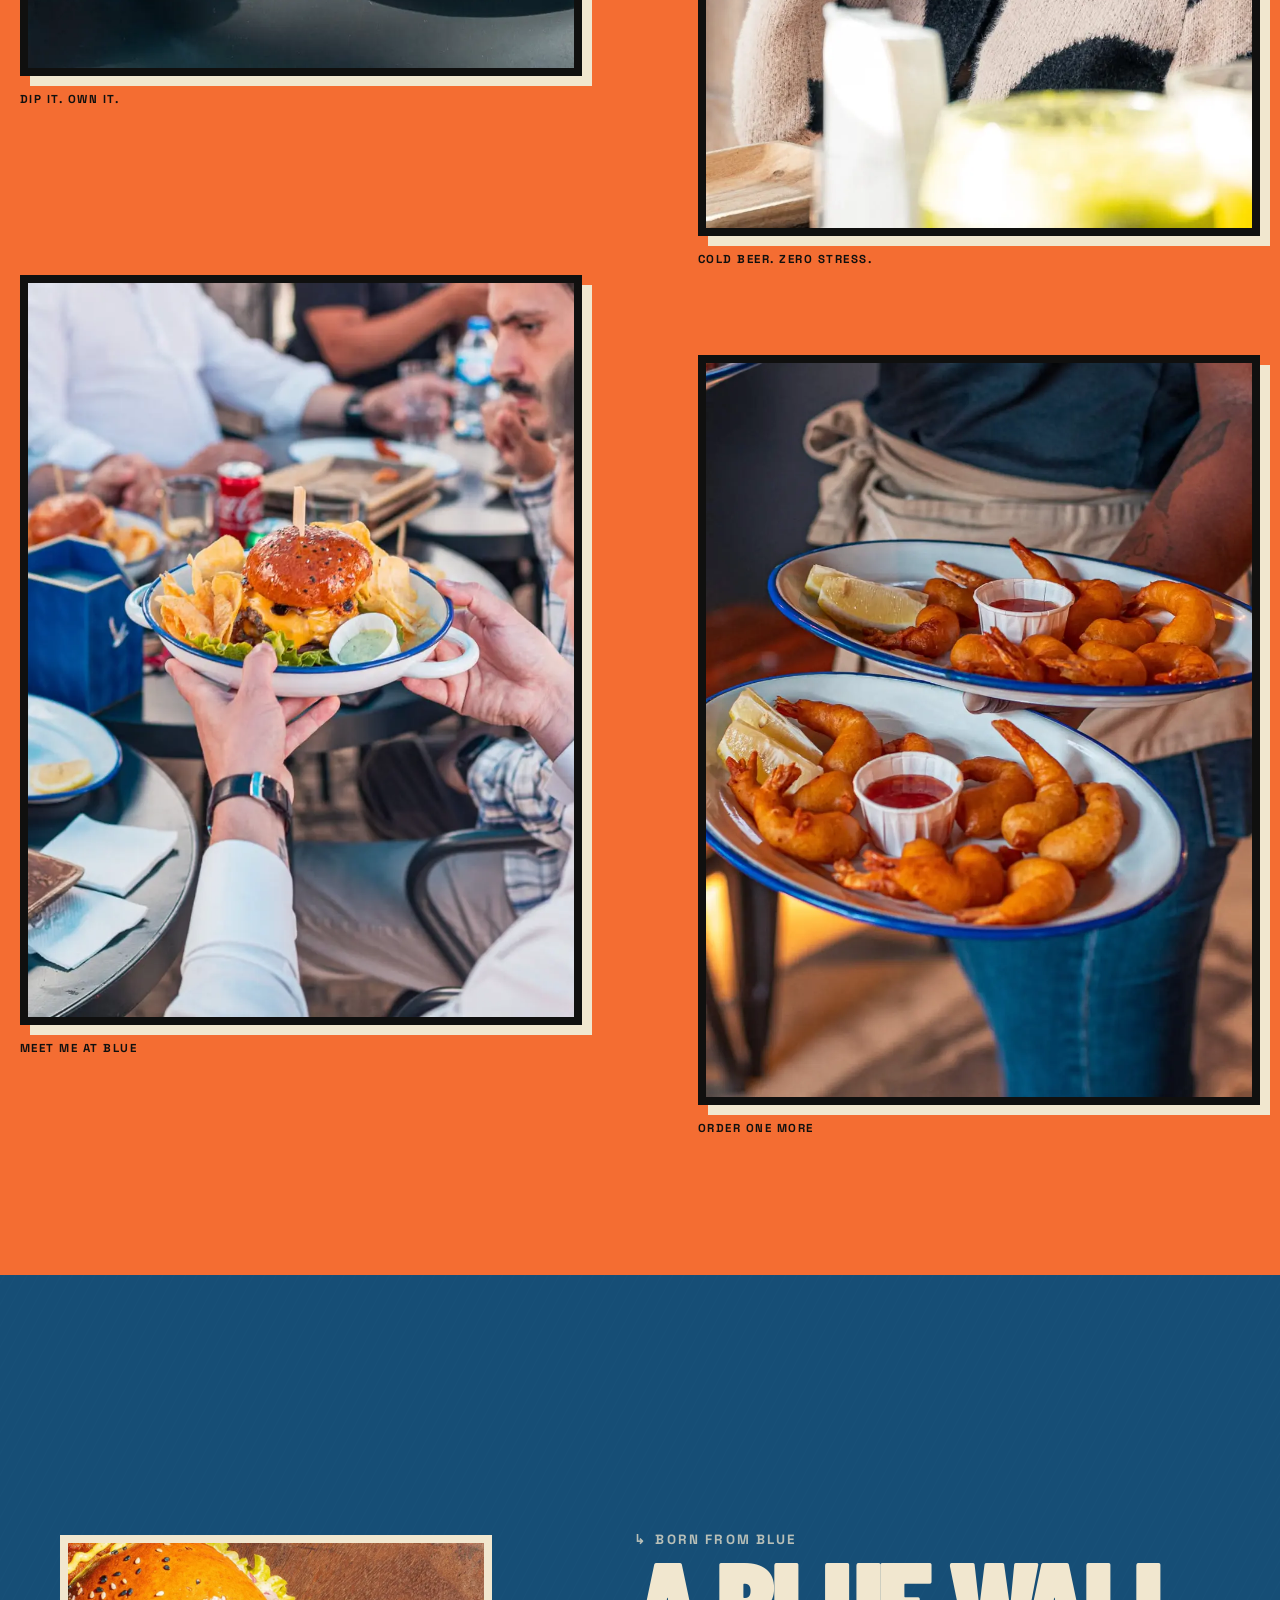
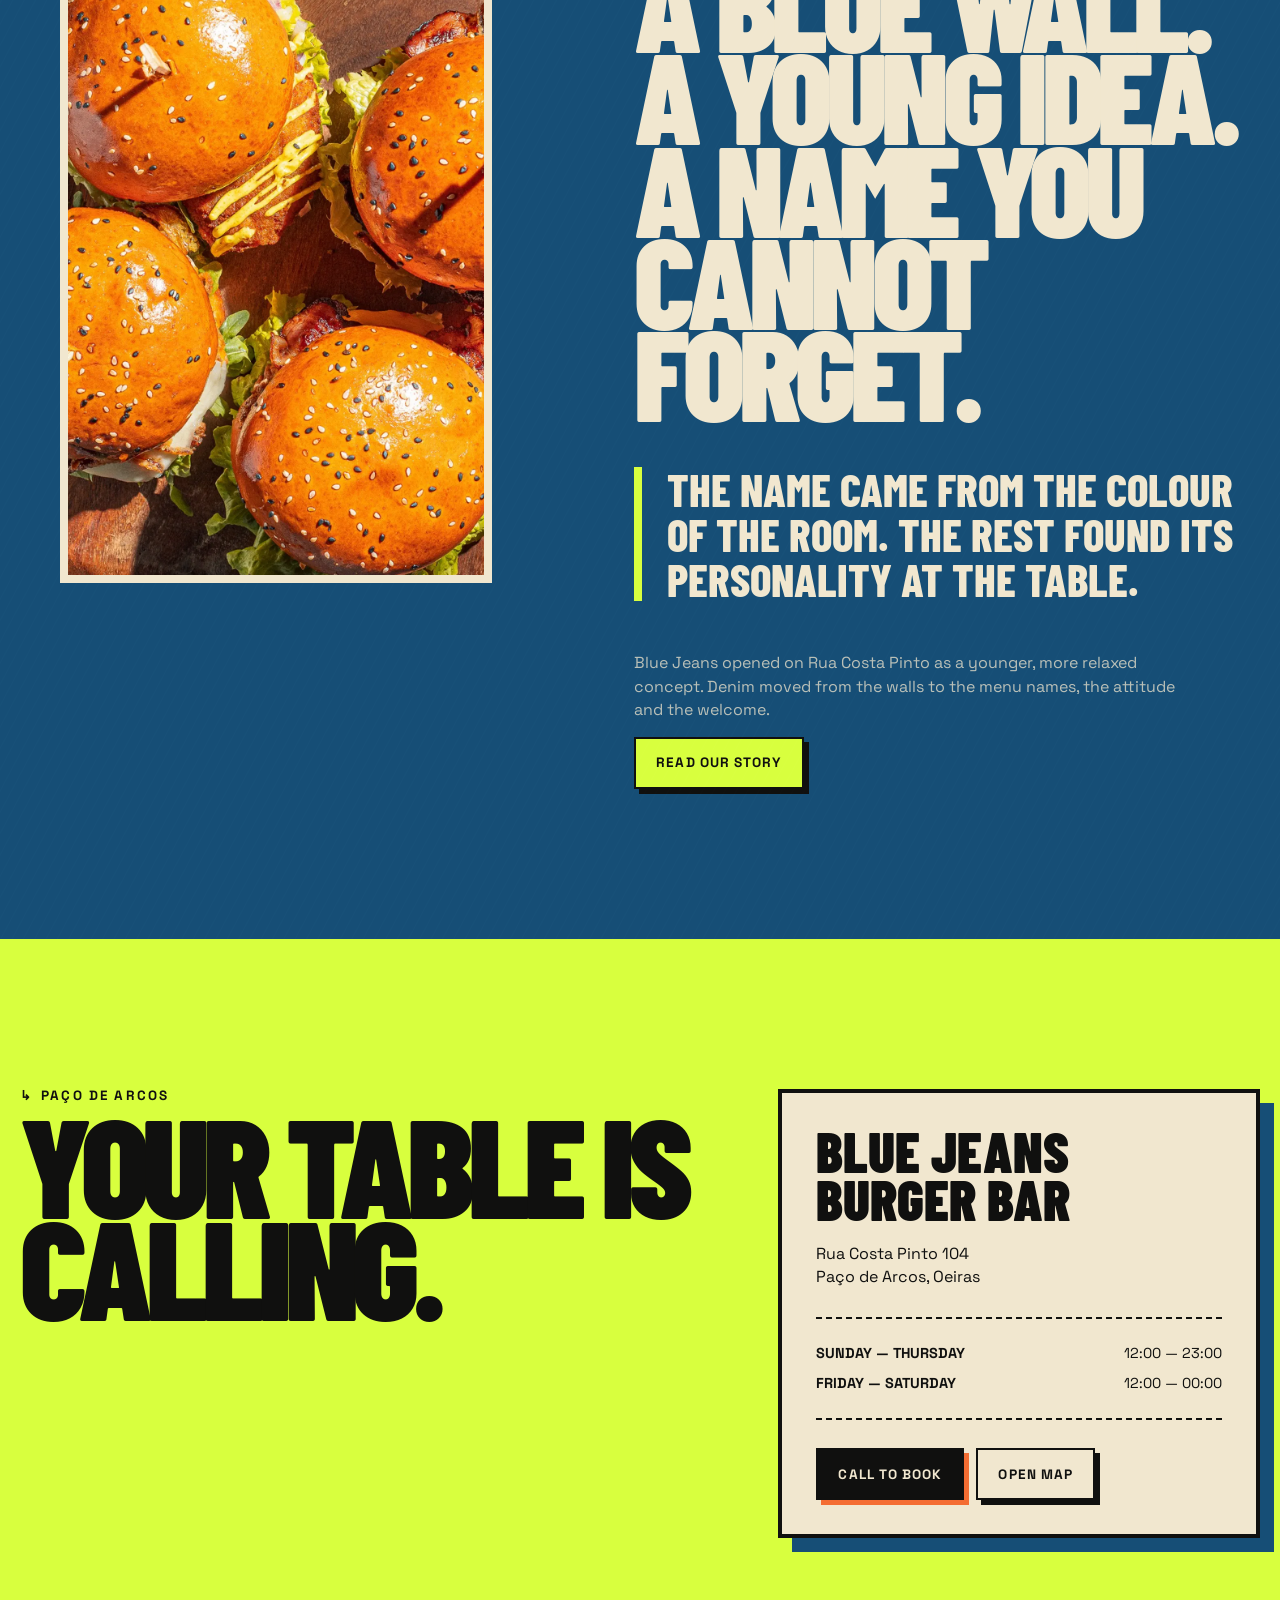
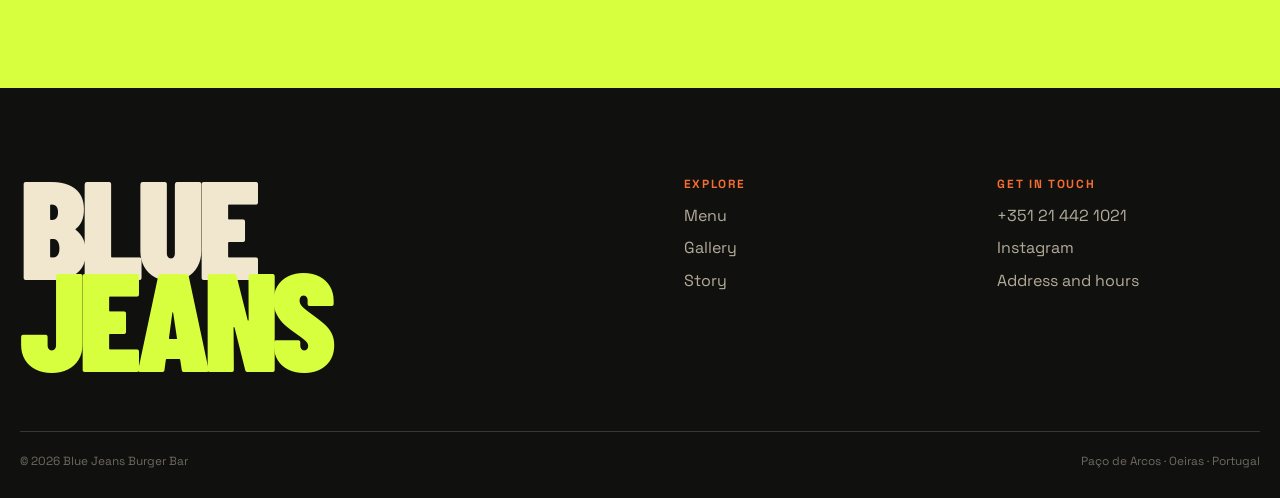
<file: en/index.html>
<!doctype html><html lang="en"><head>
<meta charset="utf-8"><meta name="viewport" content="width=device-width,initial-scale=1">
<title>Blue Jeans Burger Bar | Burgers in Paço de Arcos</title><meta name="description" content="Blue Jeans Burger Bar in Paço de Arcos: burgers, cold beer, friends and a relaxed bar atmosphere in Oeiras.">
<link rel="canonical" href="https://bluejeansburgerbar.pt/en/"><link rel="alternate" hreflang="pt-PT" href="https://bluejeansburgerbar.pt/"><link rel="alternate" hreflang="en-GB" href="https://bluejeansburgerbar.pt/en/"><link rel="alternate" hreflang="x-default" href="https://bluejeansburgerbar.pt/">
<meta name="theme-color" content="#164e76"><meta property="og:type" content="restaurant"><meta property="og:title" content="Blue Jeans Burger Bar — Paço de Arcos"><meta property="og:description" content="Burgers. Beer. Friends. Repeat."><meta property="og:image" content="https://bluejeansburgerbar.pt/assets/images/photos/burger-denim-hand.webp"><meta property="og:url" content="https://bluejeansburgerbar.pt/en/"><meta property="og:locale" content="en_GB"><meta name="twitter:card" content="summary_large_image">
<link rel="icon" href="../assets/icons/favicon.svg" type="image/svg+xml"><link rel="icon" href="../assets/icons/favicon-32x32.png" sizes="32x32"><link rel="apple-touch-icon" href="../assets/icons/apple-touch-icon.png"><link rel="manifest" href="../site.webmanifest"><link rel="preload" href="../assets/images/photos/burger-denim-hand.webp" as="image" fetchpriority="high"><link rel="stylesheet" href="../assets/css/v2.css">
<script type="application/ld+json">{"@context":"https://schema.org","@type":"Restaurant","name":"Blue Jeans Burger Bar","url":"https://bluejeansburgerbar.pt/en/","telephone":"+351214421021","image":"https://bluejeansburgerbar.pt/assets/images/photos/burger-denim-hand.webp","servesCuisine":["Burgers","American","Bar"],"acceptsReservations":true,"address":{"@type":"PostalAddress","streetAddress":"Rua Costa Pinto 104","addressLocality":"Paço de Arcos","addressRegion":"Oeiras","addressCountry":"PT"},"openingHoursSpecification":[{"@type":"OpeningHoursSpecification","dayOfWeek":["Monday","Tuesday","Wednesday","Thursday","Sunday"],"opens":"12:00","closes":"23:00"},{"@type":"OpeningHoursSpecification","dayOfWeek":["Friday","Saturday"],"opens":"12:00","closes":"00:00"}],"hasMenu":"https://bluejeansburgerbar.pt/en/menu.html","sameAs":["https://www.instagram.com/bluejeansburgerbar/"]}</script>
</head><body><a class="skip" href="#main">Skip to content</a>
<header class="topbar" data-topbar><div class="wrap topbar-inner"><a class="logo2" href="index.html" aria-label="Blue Jeans — home"><b>BJ</b><span>Blue Jeans<small>Burger &amp; Bar</small></span></a><nav class="desktop2" aria-label="Main navigation"><a href="index.html" aria-current="page">Home</a><a href="menu.html">Menu</a><a href="gallery.html">Gallery</a><a href="story.html">Story</a><a href="contact.html">Contact</a><div class="lang" aria-label="Language"><a href="../index.html" lang="pt">PT</a><a class="active" href="index.html" lang="en">EN</a></div><a class="button2" href="tel:+351214421021">Book a table</a></nav><button class="menu2-toggle" type="button" aria-label="Open menu" aria-expanded="false" data-menu2-toggle><span></span><span></span><span></span></button></div></header>
<nav class="mobile2" aria-label="Mobile menu" data-mobile2><a href="index.html">Home</a><a href="menu.html">Menu</a><a href="gallery.html">Gallery</a><a href="story.html">Story</a><a href="contact.html">Contact</a><div class="lang"><a href="../index.html">PT</a><a class="active" href="index.html">EN</a></div><a class="mobile2-reserve button2" href="#book">Book a table</a></nav>
<main id="main">
<section class="hero2"><span class="hero-seam" aria-hidden="true"></span><span class="vertical-label">Paço de Arcos · Oeiras · Portugal</span><div class="wrap hero-content"><h1 class="hero-title"><span class="hero-word hero-word--left">Blue</span><span class="hero-word hero-word--right">Jeans</span></h1><div class="hero-photo"><img src="../assets/images/photos/burger-denim-hand.webp" width="1226" height="1536" alt="Blue Jeans burger held over denim" fetchpriority="high"><span class="hero-round">Bite<br>the<br>boring</span><span class="hero-caption">Good jeans. Better burgers.</span></div></div><div class="hero-bottom"><p>Big-personality burgers, cold beer and tables that are never in a hurry.</p><a class="button2" href="menu.html">View the menu ↘</a></div></section>
<div class="ticker2" aria-hidden="true"><div class="ticker2-track"><span>Burgers</span><span>Beer</span><span>Friends</span><span>Denim</span><span>Good times</span><span>Paço de Arcos</span><span>Burgers</span><span>Beer</span><span>Friends</span><span>Denim</span><span>Good times</span><span>Paço de Arcos</span></div></div>

<section class="manifesto"><div class="wrap manifesto-grid"><div class="manifesto-sticky" data-reveal><p class="kicker">Not your basic burger bar</p><h2 class="mega">Eat.<span>Laugh.</span>Repeat.</h2><p class="manifesto-copy">The burger lands tall, the beer arrives cold and the table gets loud. Blue Jeans is for people who prefer personality to formality.</p><a class="button2 button2--dark" href="story.html">Meet Blue Jeans</a></div><div class="photo-stack">
<figure class="portrait-card" data-reveal><img src="../assets/images/photos/man-burger-fun.webp" width="1184" height="1524" alt="Smiling guest behind a Blue Jeans burger" loading="lazy"><figcaption>Food mood: very serious</figcaption><span class="sticker">No<br>basic<br>burgers</span></figure>
<figure class="portrait-card" data-reveal><img src="../assets/images/photos/woman-eating-burger.webp" width="1138" height="1428" alt="Guest eating at Blue Jeans Burger Bar" loading="lazy"><figcaption>Hands on. No rules.</figcaption></figure>
<figure class="portrait-card" data-reveal><img src="../assets/images/photos/beer-cheers.webp" width="1242" height="1460" alt="Friends raising beers at Blue Jeans" loading="lazy"><figcaption>Another round for the table</figcaption><span class="sticker">Cheers<br>to<br>this</span></figure>
</div></div></section>

<section class="menu-drop"><div class="wrap"><div class="menu-head" data-reveal><div><p class="kicker">Pick your fit</p><h2 class="mega">Menu<br>drop.</h2></div><div class="menu-intro"><p>From classics to the wonderfully over-the-top: beef, bacon, pulled pork, cheddar, pesto, guacamole and veggie choices.</p><a class="button2" href="menu.html">Open the full menu</a></div></div><figure class="menu-vertical-photo"><img src="../assets/images/photos/burger-closeup.webp" alt="Blue Jeans burger close-up" loading="lazy"></figure><div class="menu-rail">
<article class="menu-line" data-reveal><strong>01</strong><div><h3>Blue Jeans</h3><p>Beef, bacon, pulled pork, cheddar, crispy onion and BJ mayo.</p></div><span class="price">€16,90</span></article>
<article class="menu-line" data-reveal><strong>02</strong><div><h3>Pepe</h3><p>Fresh mozzarella, cherry tomato, pesto, breaded onion and rocket.</p></div><span class="price">€16,90</span></article>
<article class="menu-line" data-reveal><strong>03</strong><div><h3>Hot Pants</h3><p>Pepperoni, guacamole, hot sauce and rocket.</p></div><span class="price">€16,90</span></article>
</div><div class="menu-cta"><a class="button2 button2--light" href="menu.html">See every burger →</a></div></div></section>

<section class="vibe2"><div class="wrap"><div class="vibe2-head" data-reveal><div><p class="kicker">The Blue Jeans effect</p><h2 class="mega">Come hungry.<br>Stay for the vibe.</h2></div><p>These are not catalogue shots. They are burgers landing, hands dipping, glasses raised and people having a good time.</p></div><div class="vibe-columns"><div class="vibe-column">
<figure class="vibe-shot" data-reveal><img src="../assets/images/photos/sweet-potato-fries.webp" width="1112" height="1336" alt="Hands dipping sweet-potato fries" loading="lazy"><figcaption>Dip it. Own it.</figcaption><span class="vertical-word">Crunch</span></figure>
<figure class="vibe-shot" data-reveal><img src="../assets/images/photos/friends-burger-table.webp" width="1066" height="1216" alt="Friends around a table at Blue Jeans" loading="lazy"><figcaption>Meet me at Blue</figcaption></figure>
</div><div class="vibe-column">
<figure class="vibe-shot" data-reveal><img src="../assets/images/photos/woman-drinking-beer.webp" width="1078" height="1412" alt="Guest drinking beer at Blue Jeans" loading="lazy"><figcaption>Cold beer. Zero stress.</figcaption><span class="vertical-word">Cheers</span></figure>
<figure class="vibe-shot" data-reveal><img src="../assets/images/photos/onion-rings-trays.webp" width="1258" height="1430" alt="Trays of Blue Jeans onion rings" loading="lazy"><figcaption>Order one more</figcaption></figure>
</div></div></div></section>

<section class="story2 denim"><div class="wrap story2-grid"><figure class="story2-photo" data-reveal><img src="../assets/images/photos/four-burgers-top.webp" width="1268" height="1560" alt="Four Blue Jeans burgers seen from above" loading="lazy"></figure><div class="story2-text" data-reveal><p class="kicker">Born from blue</p><h2 class="mega">A blue wall. A young idea. A name you cannot forget.</h2><blockquote>The name came from the colour of the room. The rest found its personality at the table.</blockquote><p>Blue Jeans opened on Rua Costa Pinto as a younger, more relaxed concept. Denim moved from the walls to the menu names, the attitude and the welcome.</p><a class="button2" href="/en/story.html">Read our story</a></div></div></section>

<section class="visit2" id="book"><div class="wrap visit2-grid"><div data-reveal><p class="kicker">Paço de Arcos</p><h2 class="mega">Your table is calling.</h2></div><article class="visit-card" data-reveal><h3>Blue Jeans Burger Bar</h3><p>Rua Costa Pinto 104<br>Paço de Arcos, Oeiras</p><div class="hours2"><strong>Sunday — Thursday</strong><span>12:00 — 23:00</span><strong>Friday — Saturday</strong><span>12:00 — 00:00</span></div><div class="visit-actions"><a class="button2 button2--dark" href="tel:+351214421021">Call to book</a><a class="button2 button2--light" href="https://www.google.com/maps/search/?api=1&amp;query=Blue+Jeans+Burger+Bar+Rua+Costa+Pinto+104+Pa%C3%A7o+de+Arcos" target="_blank" rel="noopener noreferrer">Open map</a></div></article></div></section>
</main>
<footer class="footer2"><div class="wrap"><div class="footer2-top"><div><div class="footer-logo">Blue<span>Jeans</span></div></div><div><h2>Explore</h2><a href="menu.html">Menu</a><a href="gallery.html">Gallery</a><a href="story.html">Story</a></div><div><h2>Get in touch</h2><a href="tel:+351214421021">+351 21 442 1021</a><a href="https://www.instagram.com/bluejeansburgerbar/" target="_blank" rel="noopener noreferrer">Instagram</a><a href="contact.html">Address and hours</a></div></div><div class="footer2-bottom"><span>© <span data-year></span> Blue Jeans Burger Bar</span><span>Paço de Arcos · Oeiras · Portugal</span></div></div></footer><script src="../assets/js/v2.js" defer></script></body></html>
</file>
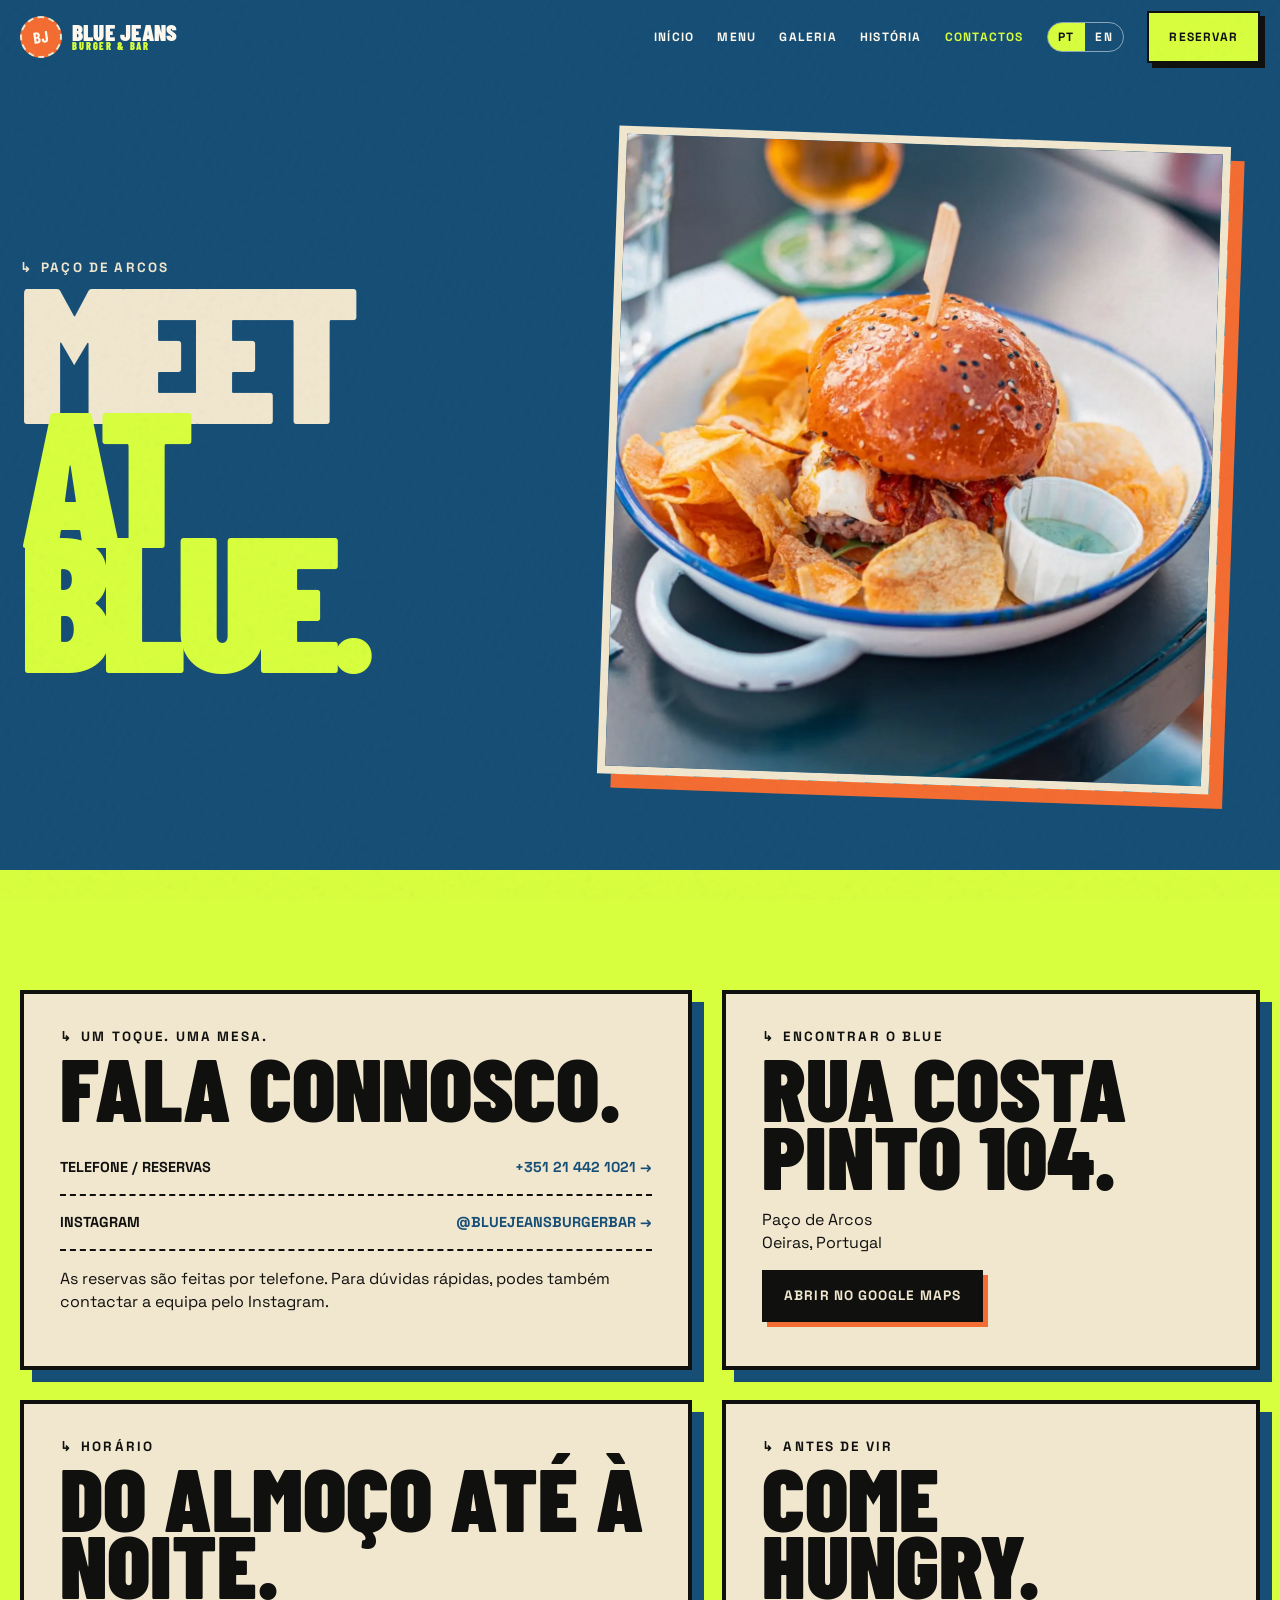
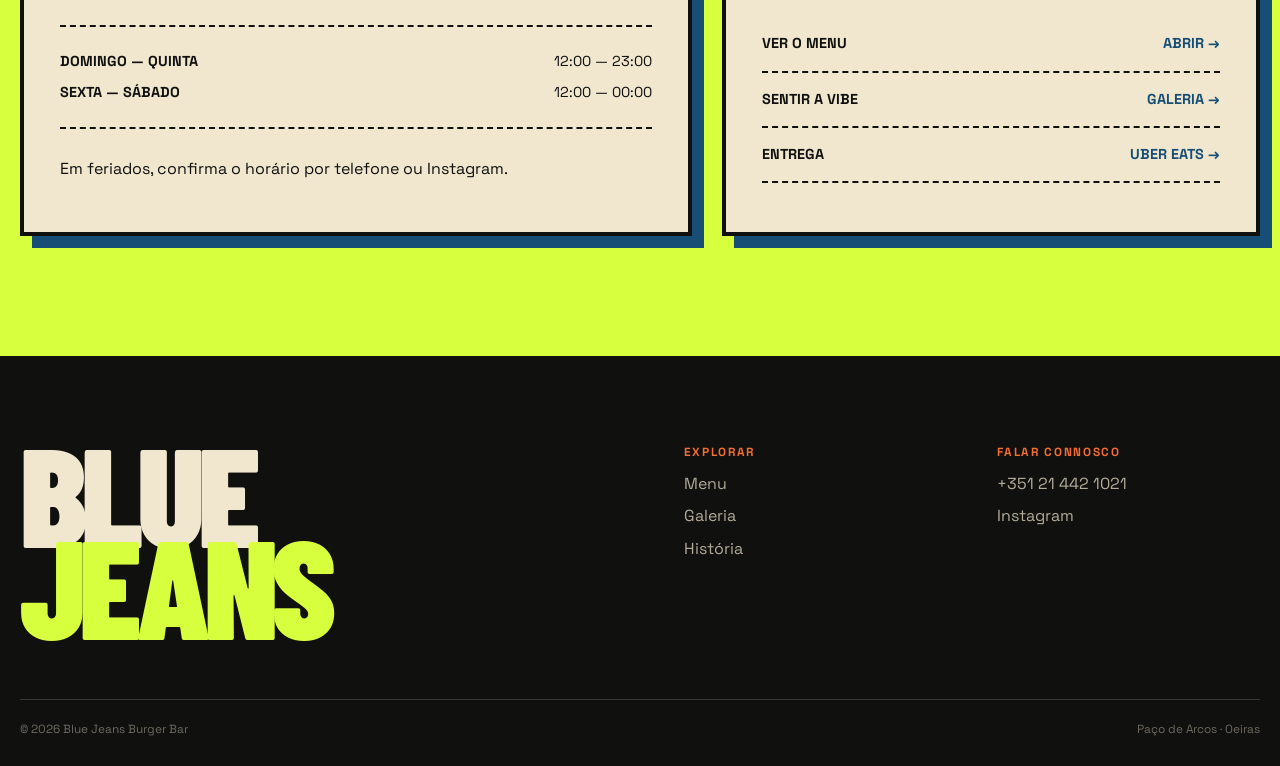
<file: contacto.html>
<!doctype html><html lang="pt-PT"><head><meta charset="utf-8"><meta name="viewport" content="width=device-width,initial-scale=1"><title>Contactos e Horário | Blue Jeans Burger Bar — Paço de Arcos</title><meta name="description" content="Morada, telefone, reservas, horário e direções para o Blue Jeans Burger Bar na Rua Costa Pinto 104, Paço de Arcos."><link rel="canonical" href="https://bluejeansburgerbar.pt/contacto.html"><link rel="alternate" hreflang="pt-PT" href="https://bluejeansburgerbar.pt/contacto.html"><link rel="alternate" hreflang="en-GB" href="https://bluejeansburgerbar.pt/en/contact.html"><meta name="theme-color" content="#164e76"><meta property="og:title" content="Contactos — Blue Jeans Burger Bar"><meta property="og:image" content="https://bluejeansburgerbar.pt/assets/images/photos/burger-blue-bowl.webp"><link rel="icon" href="assets/icons/favicon.svg"><link rel="apple-touch-icon" href="assets/icons/apple-touch-icon.png"><link rel="stylesheet" href="assets/css/v2.css"></head><body><a class="skip" href="#main">Saltar para o conteúdo</a>
<header class="topbar" data-topbar><div class="wrap topbar-inner"><a class="logo2" href="index.html"><b>BJ</b><span>Blue Jeans<small>Burger &amp; Bar</small></span></a><nav class="desktop2"><a href="index.html">Início</a><a href="menu.html">Menu</a><a href="galeria.html">Galeria</a><a href="historia.html">História</a><a href="contacto.html" aria-current="page">Contactos</a><div class="lang"><a class="active" href="contacto.html">PT</a><a href="en/contact.html">EN</a></div><a class="button2" href="tel:+351214421021">Reservar</a></nav><button class="menu2-toggle" type="button" aria-label="Abrir menu" aria-expanded="false" data-menu2-toggle><span></span><span></span><span></span></button></div></header><nav class="mobile2" data-mobile2><a href="index.html">Início</a><a href="menu.html">Menu</a><a href="galeria.html">Galeria</a><a href="historia.html">História</a><a href="contacto.html">Contactos</a><div class="lang"><a class="active" href="contacto.html">PT</a><a href="en/contact.html">EN</a></div><a class="mobile2-reserve button2" href="index.html#reservar">Reservar</a></nav>
<main id="main"><section class="subhero denim"><div class="wrap subhero-grid"><div class="subhero-title"><p class="kicker">Paço de Arcos</p><h1>Meet<span>at Blue.</span></h1></div><figure class="subhero-photo"><img src="assets/images/photos/burger-blue-bowl.webp" width="1230" height="1284" alt="Hambúrguer Blue Jeans servido numa taça azul" fetchpriority="high"></figure></div></section>
<section class="contact2-page"><div class="wrap"><div class="contact2-grid"><article class="contact2-card" data-reveal><p class="kicker">Um toque. Uma mesa.</p><h2>Fala connosco.</h2><a class="action2" href="tel:+351214421021"><span>Telefone / reservas</span><b>+351 21 442 1021 →</b></a><a class="action2" href="https://www.instagram.com/bluejeansburgerbar/" target="_blank" rel="noopener noreferrer"><span>Instagram</span><b>@bluejeansburgerbar →</b></a><p>As reservas são feitas por telefone. Para dúvidas rápidas, podes também contactar a equipa pelo Instagram.</p></article><article class="contact2-card" data-reveal><p class="kicker">Encontrar o Blue</p><h2>Rua Costa Pinto 104.</h2><p>Paço de Arcos<br>Oeiras, Portugal</p><a class="button2 button2--dark" href="https://www.google.com/maps/search/?api=1&amp;query=Blue+Jeans+Burger+Bar+Rua+Costa+Pinto+104+Pa%C3%A7o+de+Arcos" target="_blank" rel="noopener noreferrer">Abrir no Google Maps</a></article><article class="contact2-card" data-reveal><p class="kicker">Horário</p><h2>Do almoço até à noite.</h2><div class="hours2"><strong>Domingo — Quinta</strong><span>12:00 — 23:00</span><strong>Sexta — Sábado</strong><span>12:00 — 00:00</span></div><p>Em feriados, confirma o horário por telefone ou Instagram.</p></article><article class="contact2-card" data-reveal><p class="kicker">Antes de vir</p><h2>Come hungry.</h2><a class="action2" href="menu.html"><span>Ver o menu</span><b>Abrir →</b></a><a class="action2" href="galeria.html"><span>Sentir a vibe</span><b>Galeria →</b></a><a class="action2" href="https://www.ubereats.com/pt/store/blue-jeans-burger-and-bar/uiIPs4zdSNqK-AThpsO1yw" target="_blank" rel="noopener noreferrer"><span>Entrega</span><b>Uber Eats →</b></a></article></div></div></section></main>
<footer class="footer2"><div class="wrap"><div class="footer2-top"><div><div class="footer-logo">Blue<span>Jeans</span></div></div><div><h2>Explorar</h2><a href="menu.html">Menu</a><a href="galeria.html">Galeria</a><a href="historia.html">História</a></div><div><h2>Falar connosco</h2><a href="tel:+351214421021">+351 21 442 1021</a><a href="https://www.instagram.com/bluejeansburgerbar/" target="_blank" rel="noopener noreferrer">Instagram</a></div></div><div class="footer2-bottom"><span>© <span data-year></span> Blue Jeans Burger Bar</span><span>Paço de Arcos · Oeiras</span></div></div></footer><script src="assets/js/v2.js" defer></script></body></html>
</file>
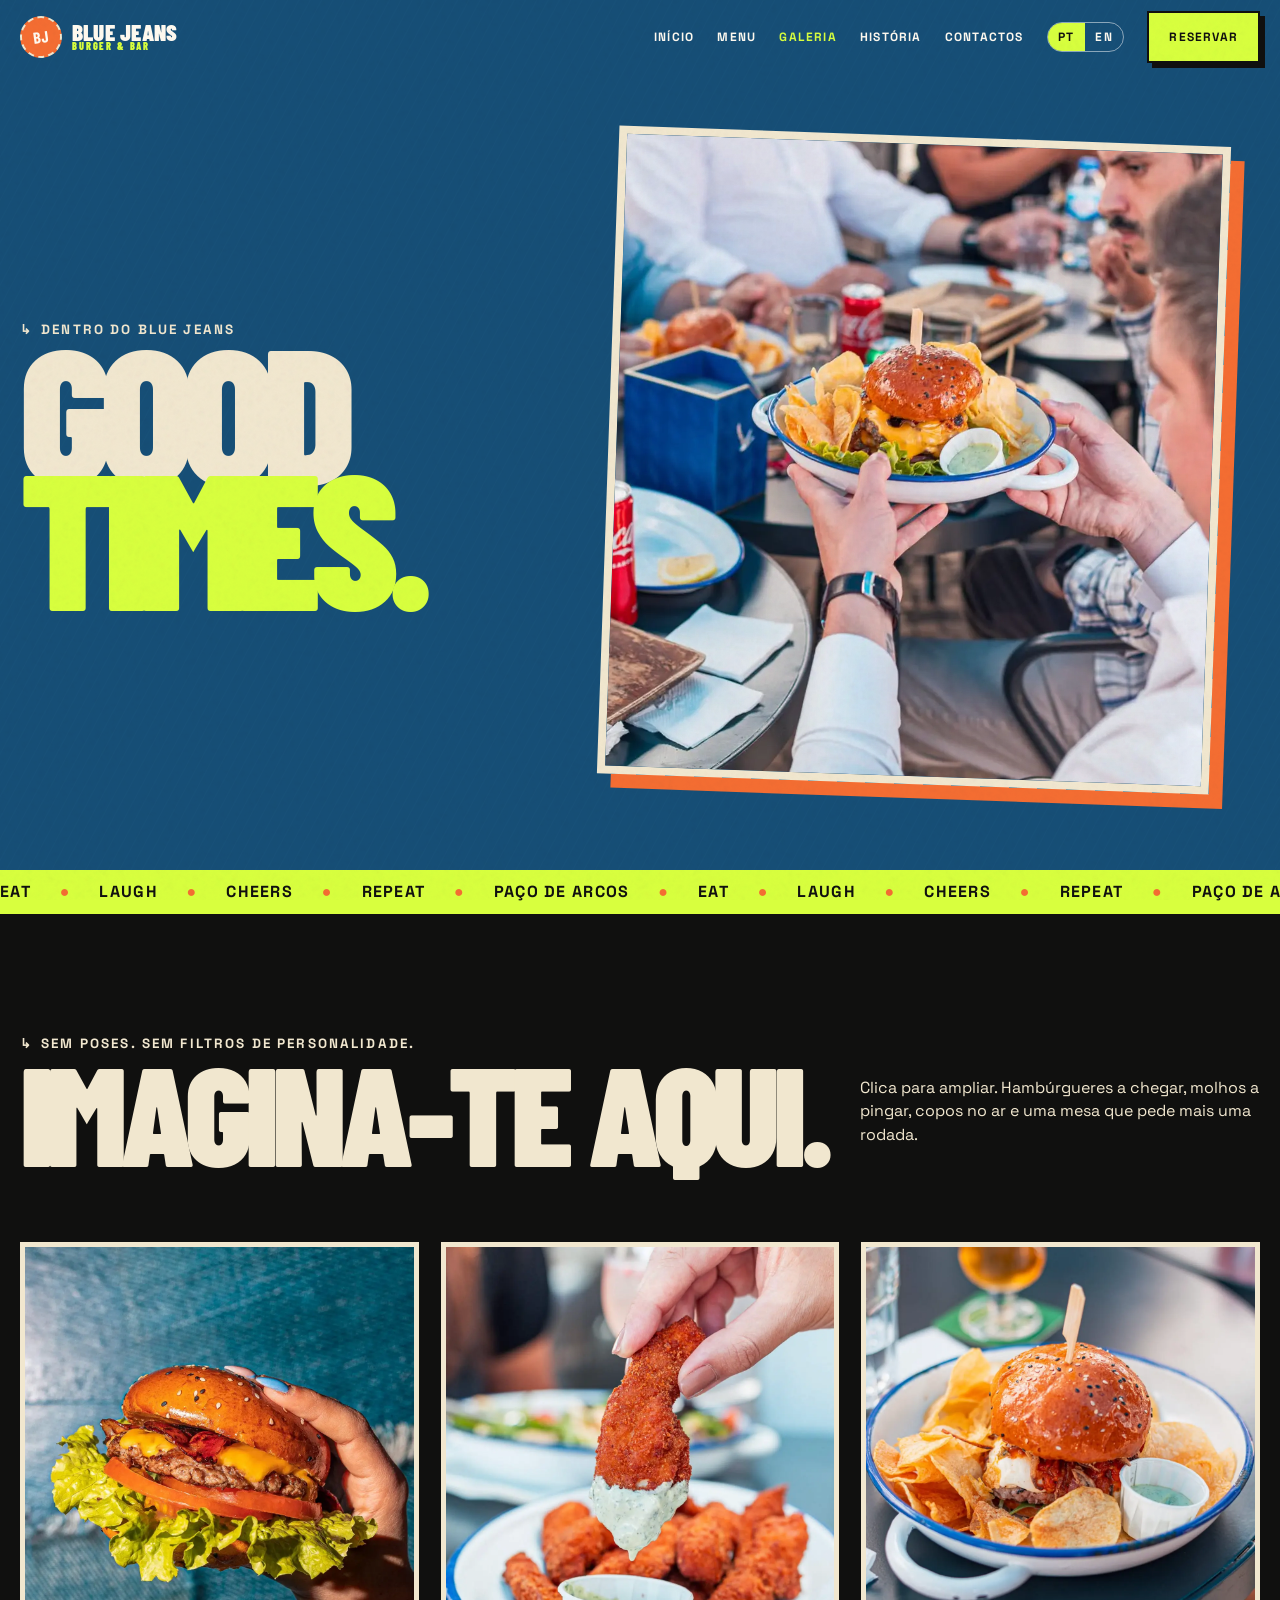
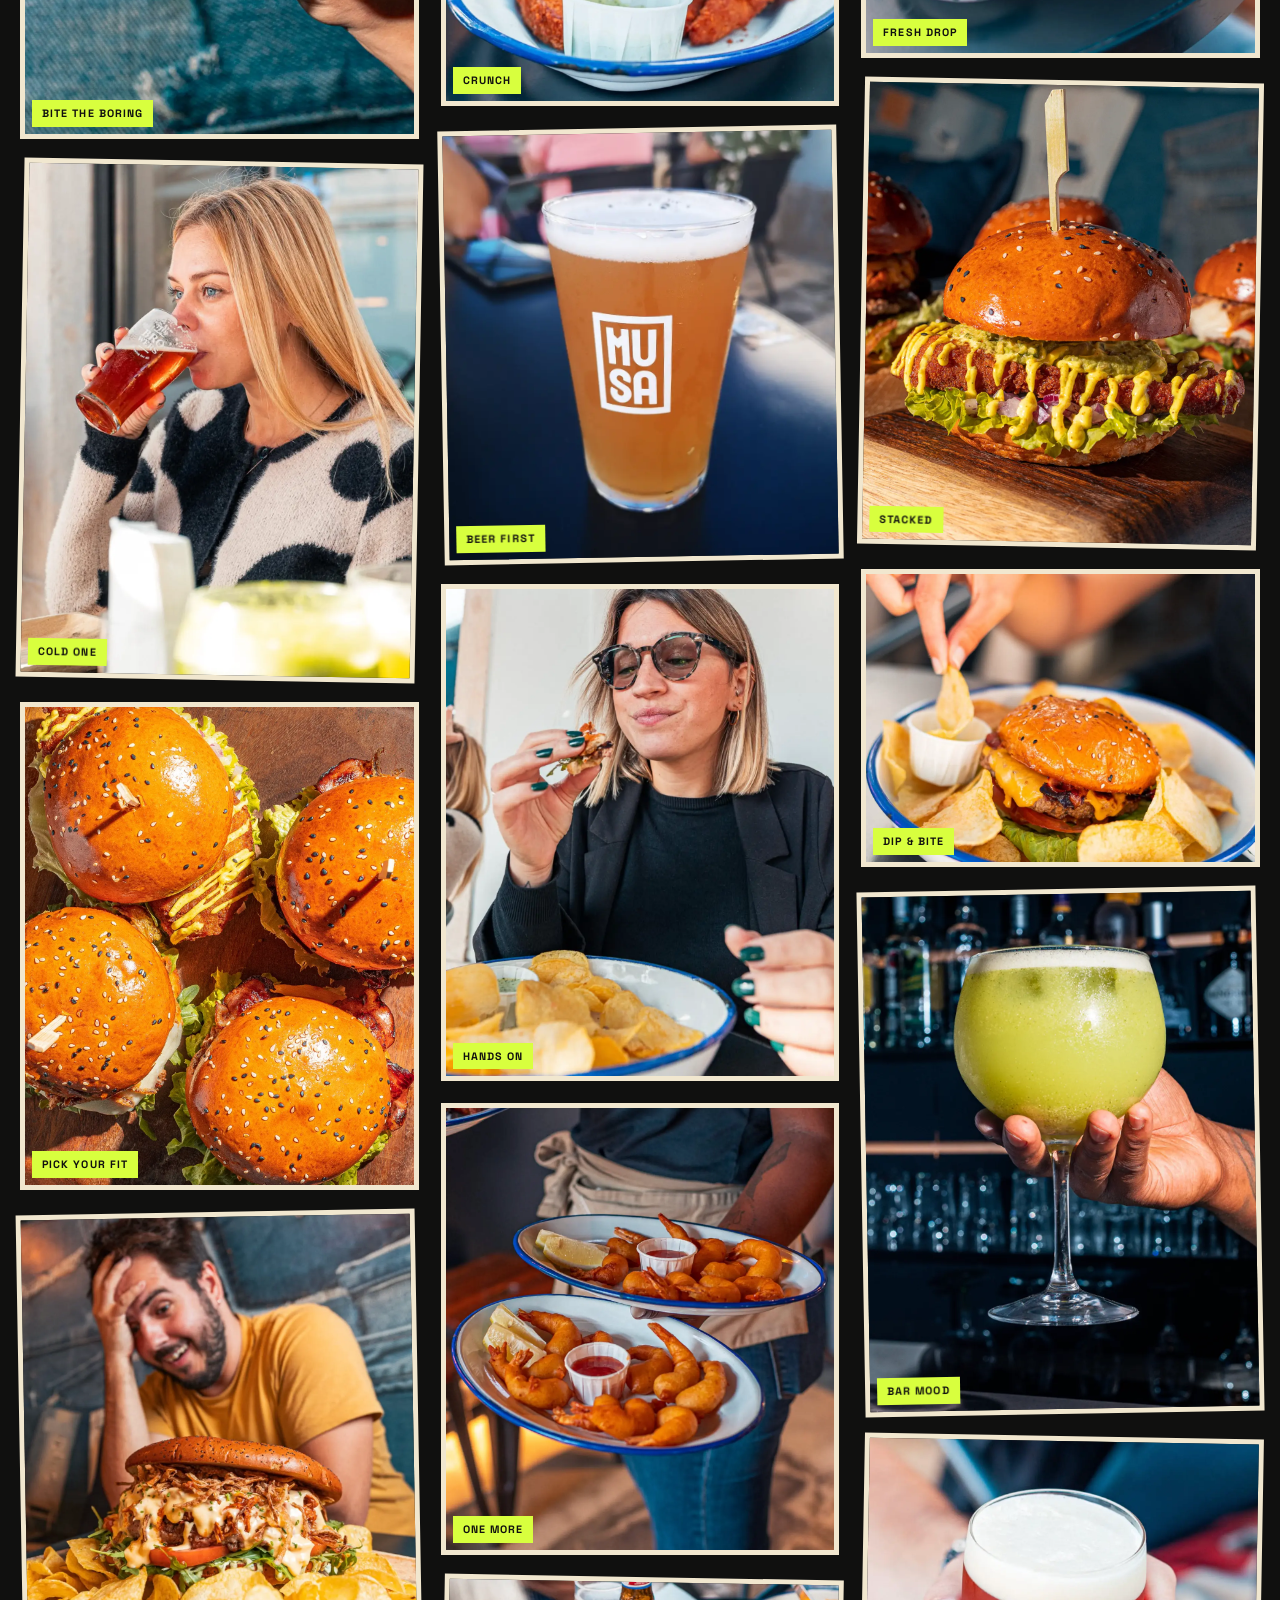
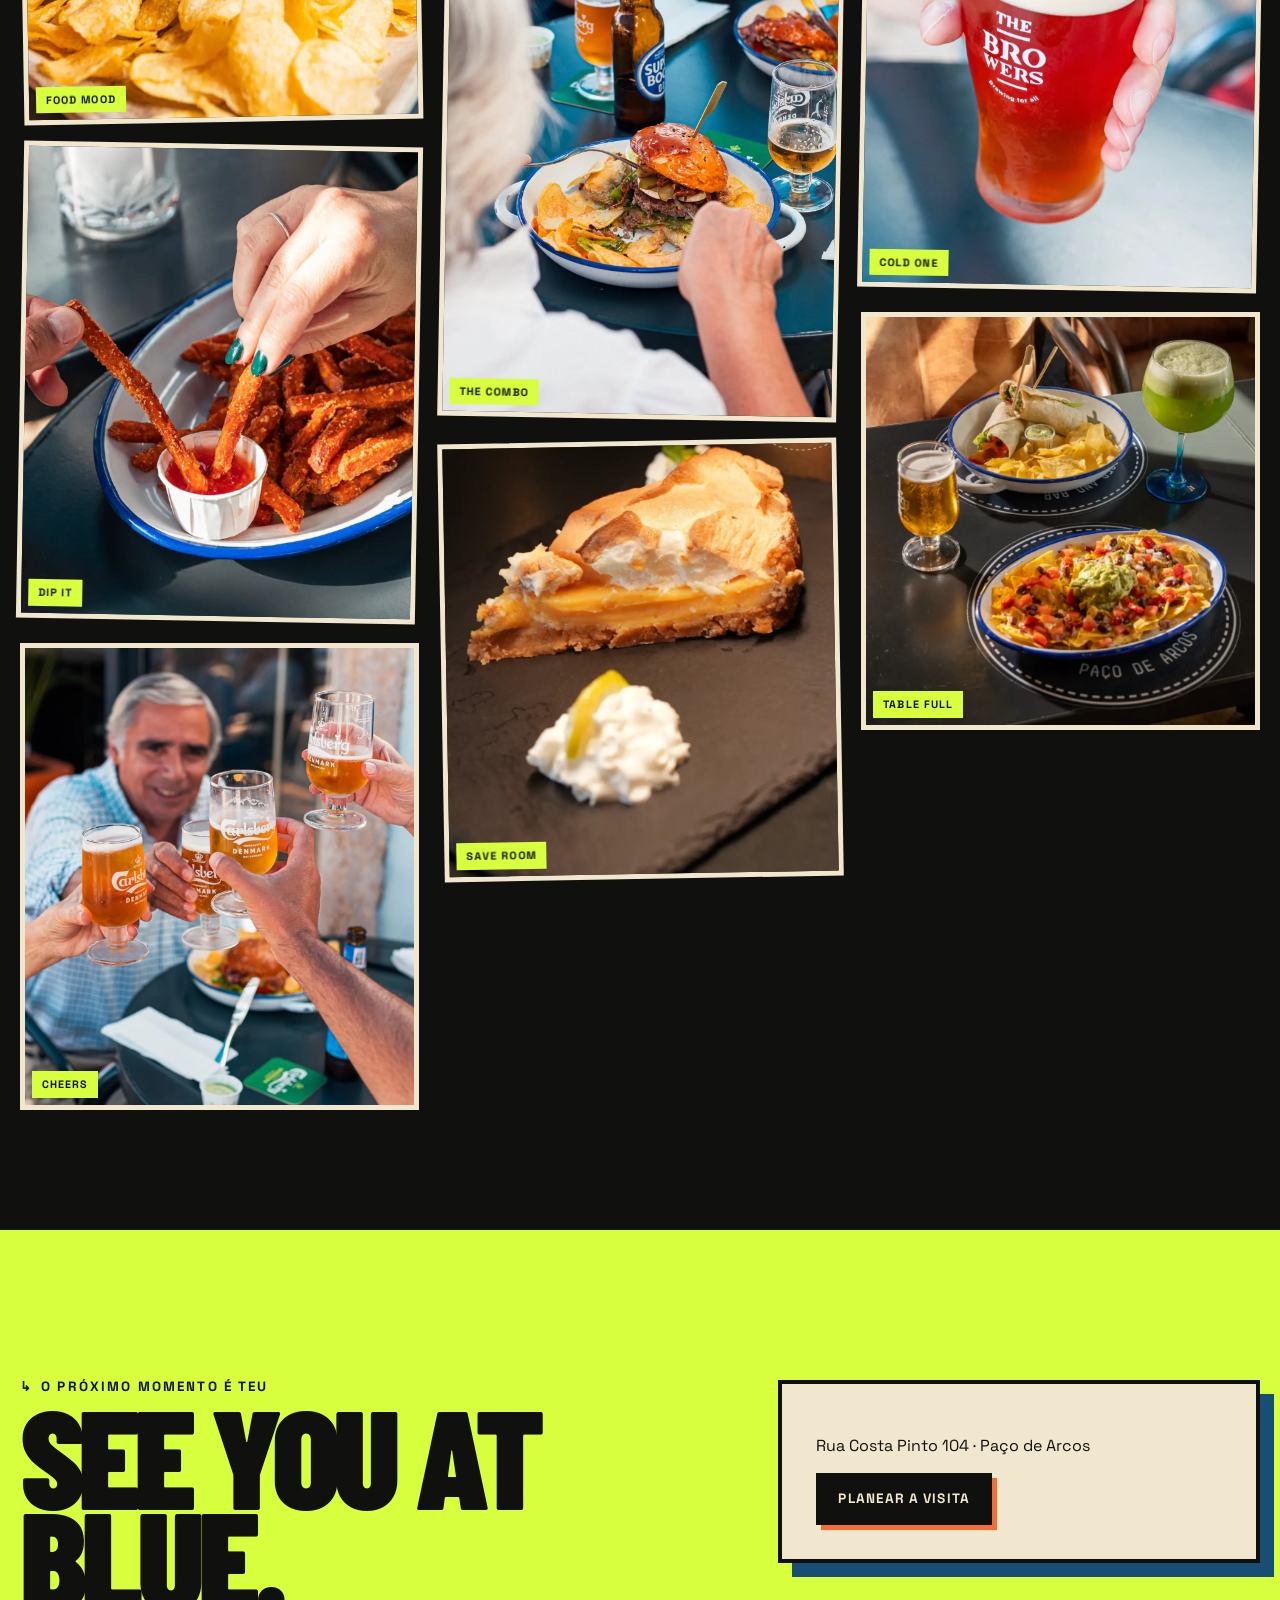
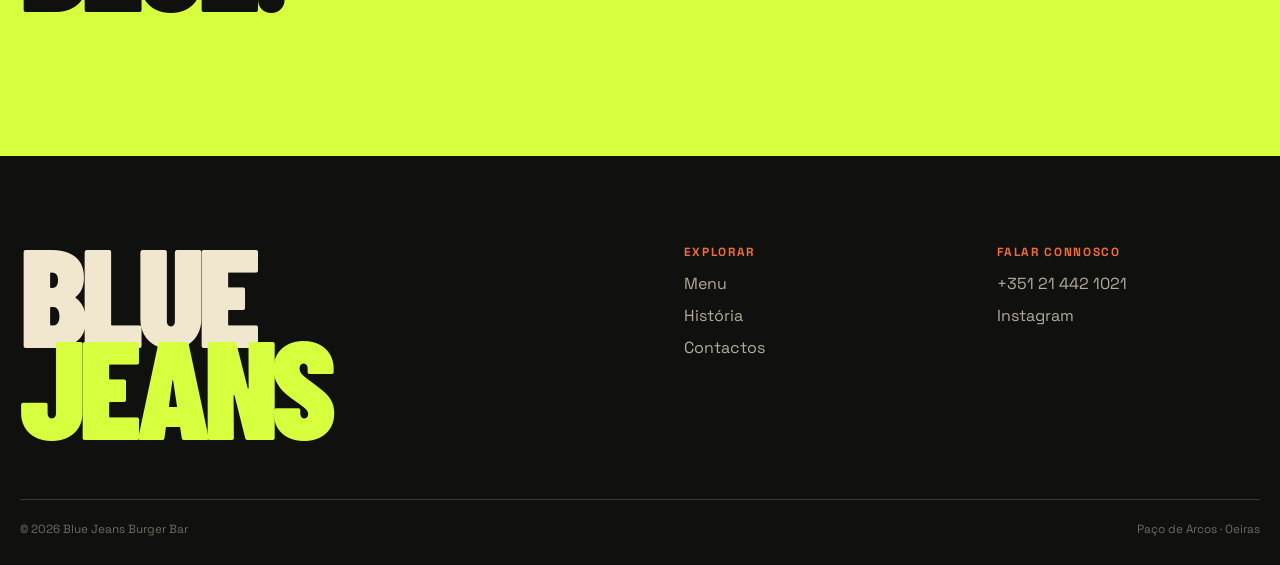
<file: galeria.html>
<!doctype html><html lang="pt-PT"><head><meta charset="utf-8"><meta name="viewport" content="width=device-width,initial-scale=1"><title>Galeria | Blue Jeans Burger Bar — Paço de Arcos</title><meta name="description" content="Burgers, cerveja, amigos e momentos reais no Blue Jeans Burger Bar em Paço de Arcos, Oeiras."><link rel="canonical" href="https://bluejeansburgerbar.pt/galeria.html"><link rel="alternate" hreflang="pt-PT" href="https://bluejeansburgerbar.pt/galeria.html"><link rel="alternate" hreflang="en-GB" href="https://bluejeansburgerbar.pt/en/gallery.html"><meta name="theme-color" content="#164e76"><meta property="og:title" content="Galeria — Blue Jeans Burger Bar"><meta property="og:image" content="https://bluejeansburgerbar.pt/assets/images/photos/friends-burger-table.webp"><link rel="icon" href="assets/icons/favicon.svg"><link rel="apple-touch-icon" href="assets/icons/apple-touch-icon.png"><link rel="stylesheet" href="assets/css/v2.css"></head><body><a class="skip" href="#main">Saltar para o conteúdo</a>
<header class="topbar" data-topbar><div class="wrap topbar-inner"><a class="logo2" href="index.html"><b>BJ</b><span>Blue Jeans<small>Burger &amp; Bar</small></span></a><nav class="desktop2" aria-label="Navegação principal"><a href="index.html">Início</a><a href="menu.html">Menu</a><a href="galeria.html" aria-current="page">Galeria</a><a href="historia.html">História</a><a href="contacto.html">Contactos</a><div class="lang"><a class="active" href="galeria.html">PT</a><a href="en/gallery.html">EN</a></div><a class="button2" href="tel:+351214421021">Reservar</a></nav><button class="menu2-toggle" type="button" aria-label="Abrir menu" aria-expanded="false" data-menu2-toggle><span></span><span></span><span></span></button></div></header><nav class="mobile2" aria-label="Menu móvel" data-mobile2><a href="index.html">Início</a><a href="menu.html">Menu</a><a href="galeria.html">Galeria</a><a href="historia.html">História</a><a href="contacto.html">Contactos</a><div class="lang"><a class="active" href="galeria.html">PT</a><a href="en/gallery.html">EN</a></div><a class="mobile2-reserve button2" href="index.html#reservar">Reservar</a></nav>
<main id="main"><section class="subhero denim"><div class="wrap subhero-grid"><div class="subhero-title"><p class="kicker">Dentro do Blue Jeans</p><h1>Good<span>times.</span></h1></div><figure class="subhero-photo"><img src="assets/images/photos/friends-burger-table.webp" width="1066" height="1216" alt="Amigos à mesa no Blue Jeans Burger Bar" fetchpriority="high"></figure></div></section><div class="ticker2" aria-hidden="true"><div class="ticker2-track"><span>Eat</span><span>Laugh</span><span>Cheers</span><span>Repeat</span><span>Paço de Arcos</span><span>Eat</span><span>Laugh</span><span>Cheers</span><span>Repeat</span><span>Paço de Arcos</span></div></div>
<section class="gallery2-page"><div class="wrap"><div class="vibe2-head" data-reveal><div><p class="kicker">Sem poses. Sem filtros de personalidade.</p><h2 class="mega">Imagina-te aqui.</h2></div><p>Clica para ampliar. Hambúrgueres a chegar, molhos a pingar, copos no ar e uma mesa que pede mais uma rodada.</p></div><div class="gallery2-grid" style="margin-top:80px">
<button class="gallery2-item" type="button" data-gallery2 data-full="assets/images/photos/burger-denim-hand.webp" data-alt="Hambúrguer Blue Jeans segurado sobre ganga"><img src="assets/images/photos/burger-denim-hand.webp" alt="Hambúrguer Blue Jeans segurado sobre ganga"><span>Bite the boring</span></button><button class="gallery2-item" type="button" data-gallery2 data-full="assets/images/photos/woman-drinking-beer.webp" data-alt="Cliente a beber cerveja no Blue Jeans"><img src="assets/images/photos/woman-drinking-beer.webp" alt="Cliente a beber cerveja no Blue Jeans" loading="lazy"><span>Cold one</span></button><button class="gallery2-item" type="button" data-gallery2 data-full="assets/images/photos/four-burgers-top.webp" data-alt="Quatro hambúrgueres Blue Jeans vistos de cima"><img src="assets/images/photos/four-burgers-top.webp" alt="Quatro hambúrgueres Blue Jeans vistos de cima" loading="lazy"><span>Pick your fit</span></button><button class="gallery2-item" type="button" data-gallery2 data-full="assets/images/photos/man-burger-fun.webp" data-alt="Cliente sorridente atrás de um hambúrguer"><img src="assets/images/photos/man-burger-fun.webp" alt="Cliente sorridente atrás de um hambúrguer" loading="lazy"><span>Food mood</span></button><button class="gallery2-item" type="button" data-gallery2 data-full="assets/images/photos/sweet-potato-fries.webp" data-alt="Batata doce a ser mergulhada em molho"><img src="assets/images/photos/sweet-potato-fries.webp" alt="Batata doce a ser mergulhada em molho" loading="lazy"><span>Dip it</span></button><button class="gallery2-item" type="button" data-gallery2 data-full="assets/images/photos/beer-cheers.webp" data-alt="Amigos a brindar com cerveja"><img src="assets/images/photos/beer-cheers.webp" alt="Amigos a brindar com cerveja" loading="lazy"><span>Cheers</span></button><button class="gallery2-item" type="button" data-gallery2 data-full="assets/images/photos/chicken-strips-dip.webp" data-alt="Tiras de frango com molho"><img src="assets/images/photos/chicken-strips-dip.webp" alt="Tiras de frango com molho" loading="lazy"><span>Crunch</span></button><button class="gallery2-item" type="button" data-gallery2 data-full="assets/images/photos/craft-beer-musa.webp" data-alt="Cerveja artesanal Musa no Blue Jeans"><img src="assets/images/photos/craft-beer-musa.webp" alt="Cerveja artesanal Musa no Blue Jeans" loading="lazy"><span>Beer first</span></button><button class="gallery2-item" type="button" data-gallery2 data-full="assets/images/photos/woman-eating-burger.webp" data-alt="Cliente a comer um hambúrguer"><img src="assets/images/photos/woman-eating-burger.webp" alt="Cliente a comer um hambúrguer" loading="lazy"><span>Hands on</span></button><button class="gallery2-item" type="button" data-gallery2 data-full="assets/images/photos/onion-rings-trays.webp" data-alt="Tabuleiros de aros de cebola"><img src="assets/images/photos/onion-rings-trays.webp" alt="Tabuleiros de aros de cebola" loading="lazy"><span>One more</span></button><button class="gallery2-item" type="button" data-gallery2 data-full="assets/images/photos/burger-and-beer-table.webp" data-alt="Hambúrguer e cerveja à mesa"><img src="assets/images/photos/burger-and-beer-table.webp" alt="Hambúrguer e cerveja à mesa" loading="lazy"><span>The combo</span></button><button class="gallery2-item" type="button" data-gallery2 data-full="assets/images/photos/dessert-slice.webp" data-alt="Fatia de sobremesa Blue Jeans"><img src="assets/images/photos/dessert-slice.webp" alt="Fatia de sobremesa Blue Jeans" loading="lazy"><span>Save room</span></button>
<button class="gallery2-item" type="button" data-gallery2 data-full="assets/images/photos/burger-blue-bowl.webp" data-alt="Hambúrguer Blue Jeans servido numa taça azul"><img src="assets/images/photos/burger-blue-bowl.webp" width="1230" height="1284" alt="Hambúrguer Blue Jeans servido numa taça azul" loading="lazy"><span>Fresh drop</span></button><button class="gallery2-item" type="button" data-gallery2 data-full="assets/images/photos/burger-avocado-studio.webp" data-alt="Hambúrguer Blue Jeans com guacamole"><img src="assets/images/photos/burger-avocado-studio.webp" width="1188" height="1398" alt="Hambúrguer Blue Jeans com guacamole" loading="lazy"><span>Stacked</span></button><button class="gallery2-item" type="button" data-gallery2 data-full="assets/images/photos/burger-dipping-chips.webp" data-alt="Mão a mergulhar batata junto de um hambúrguer"><img src="assets/images/photos/burger-dipping-chips.webp" width="1194" height="884" alt="Mão a mergulhar batata junto de um hambúrguer" loading="lazy"><span>Dip &amp; bite</span></button><button class="gallery2-item" type="button" data-gallery2 data-full="assets/images/photos/green-cocktail-bar.webp" data-alt="Cocktail verde servido no bar"><img src="assets/images/photos/green-cocktail-bar.webp" width="1028" height="1362" alt="Cocktail verde servido no bar" loading="lazy"><span>Bar mood</span></button><button class="gallery2-item" type="button" data-gallery2 data-full="assets/images/photos/brewers-beer.webp" data-alt="Cerveja artesanal servida no Blue Jeans"><img src="assets/images/photos/brewers-beer.webp" width="1170" height="1338" alt="Cerveja artesanal servida no Blue Jeans" loading="lazy"><span>Cold one</span></button><button class="gallery2-item" type="button" data-gallery2 data-full="assets/images/photos/nachos-drinks-table.webp" data-alt="Nachos, hambúrguer e bebidas numa mesa Blue Jeans"><img src="assets/images/photos/nachos-drinks-table.webp" width="1054" height="1106" alt="Nachos, hambúrguer e bebidas numa mesa Blue Jeans" loading="lazy"><span>Table full</span></button>
</div></div></section><section class="visit2"><div class="wrap visit2-grid"><div><p class="kicker">O próximo momento é teu</p><h2 class="mega">See you at Blue.</h2></div><div class="visit-card"><p>Rua Costa Pinto 104 · Paço de Arcos</p><a class="button2 button2--dark" href="contacto.html">Planear a visita</a></div></div></section></main>
<div class="lightbox2" aria-hidden="true" role="dialog" aria-modal="true" aria-label="Imagem ampliada" data-lightbox2><button type="button" aria-label="Fechar">×</button><div><img src="assets/images/photos/burger-denim-hand.webp" alt=""><p></p></div></div><footer class="footer2"><div class="wrap"><div class="footer2-top"><div><div class="footer-logo">Blue<span>Jeans</span></div></div><div><h2>Explorar</h2><a href="menu.html">Menu</a><a href="historia.html">História</a><a href="contacto.html">Contactos</a></div><div><h2>Falar connosco</h2><a href="tel:+351214421021">+351 21 442 1021</a><a href="https://www.instagram.com/bluejeansburgerbar/" target="_blank" rel="noopener noreferrer">Instagram</a></div></div><div class="footer2-bottom"><span>© <span data-year></span> Blue Jeans Burger Bar</span><span>Paço de Arcos · Oeiras</span></div></div></footer><script src="assets/js/v2.js" defer></script></body></html>
</file>
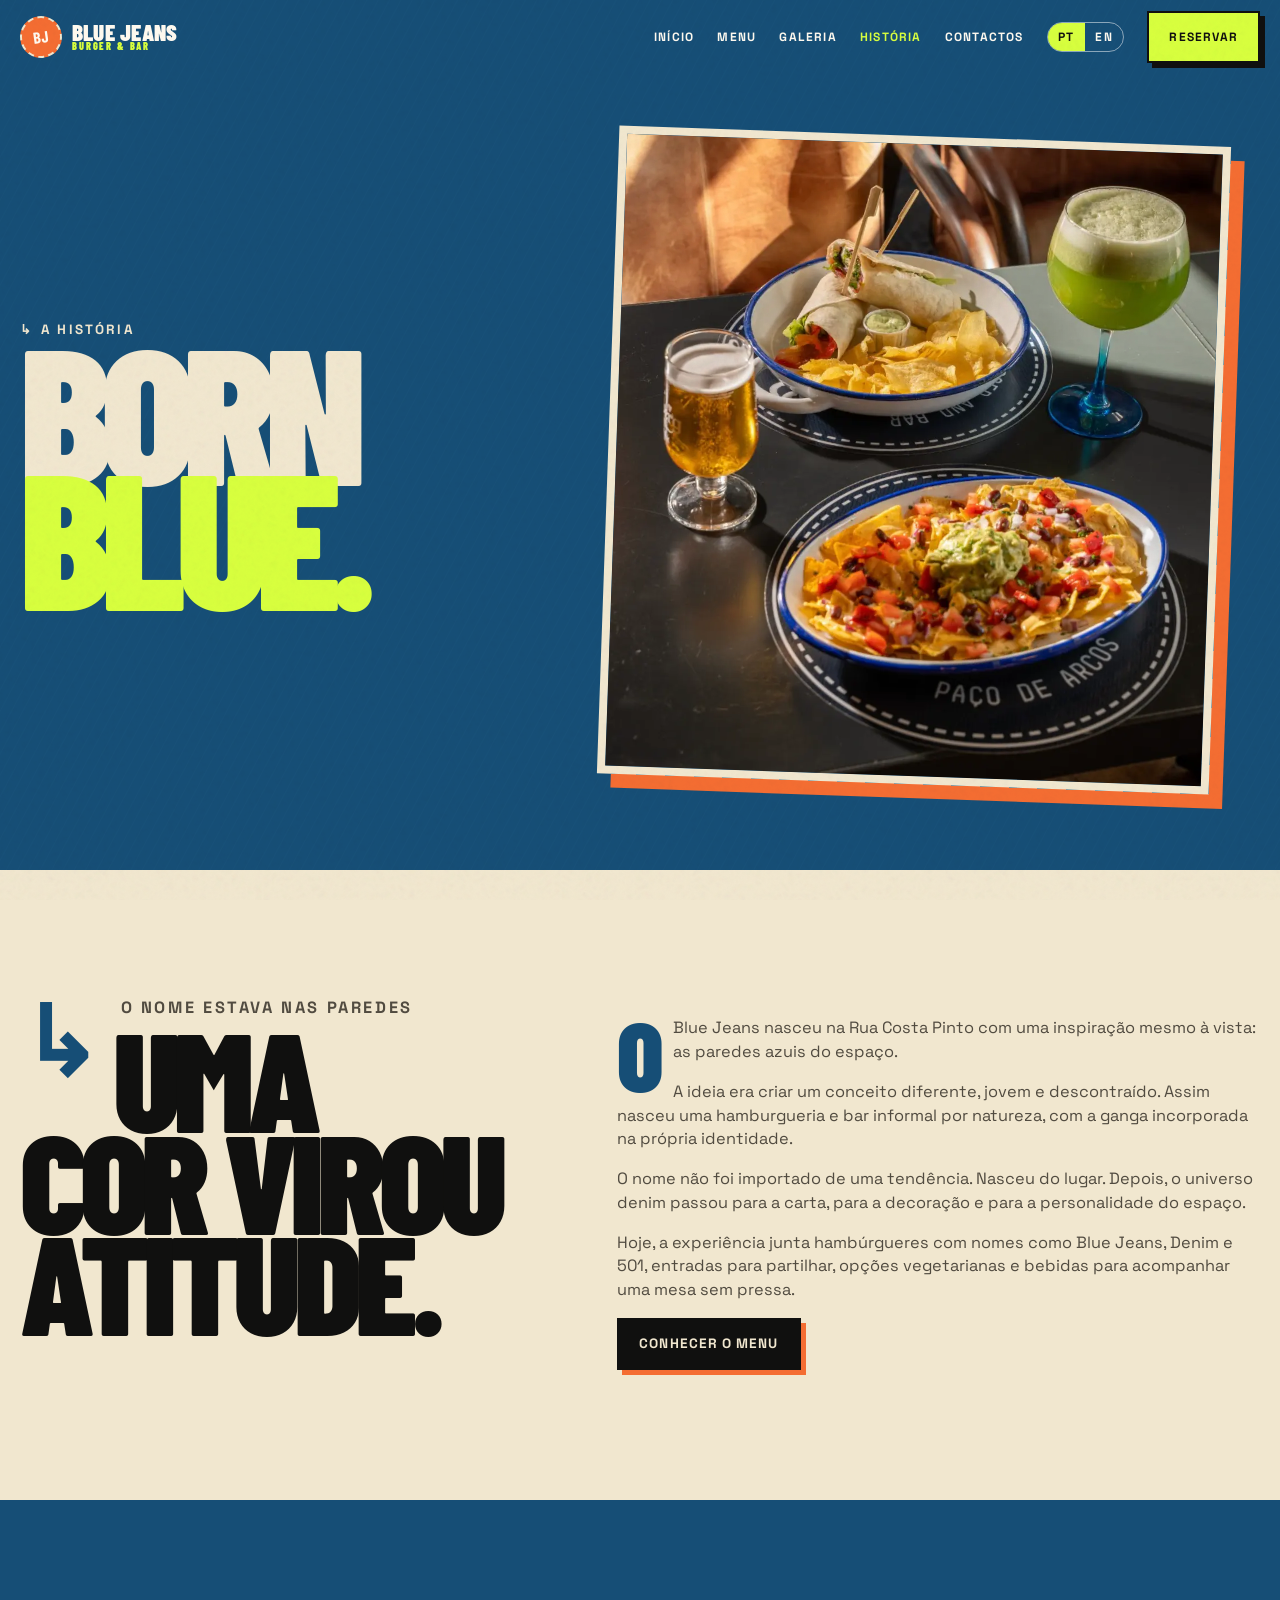
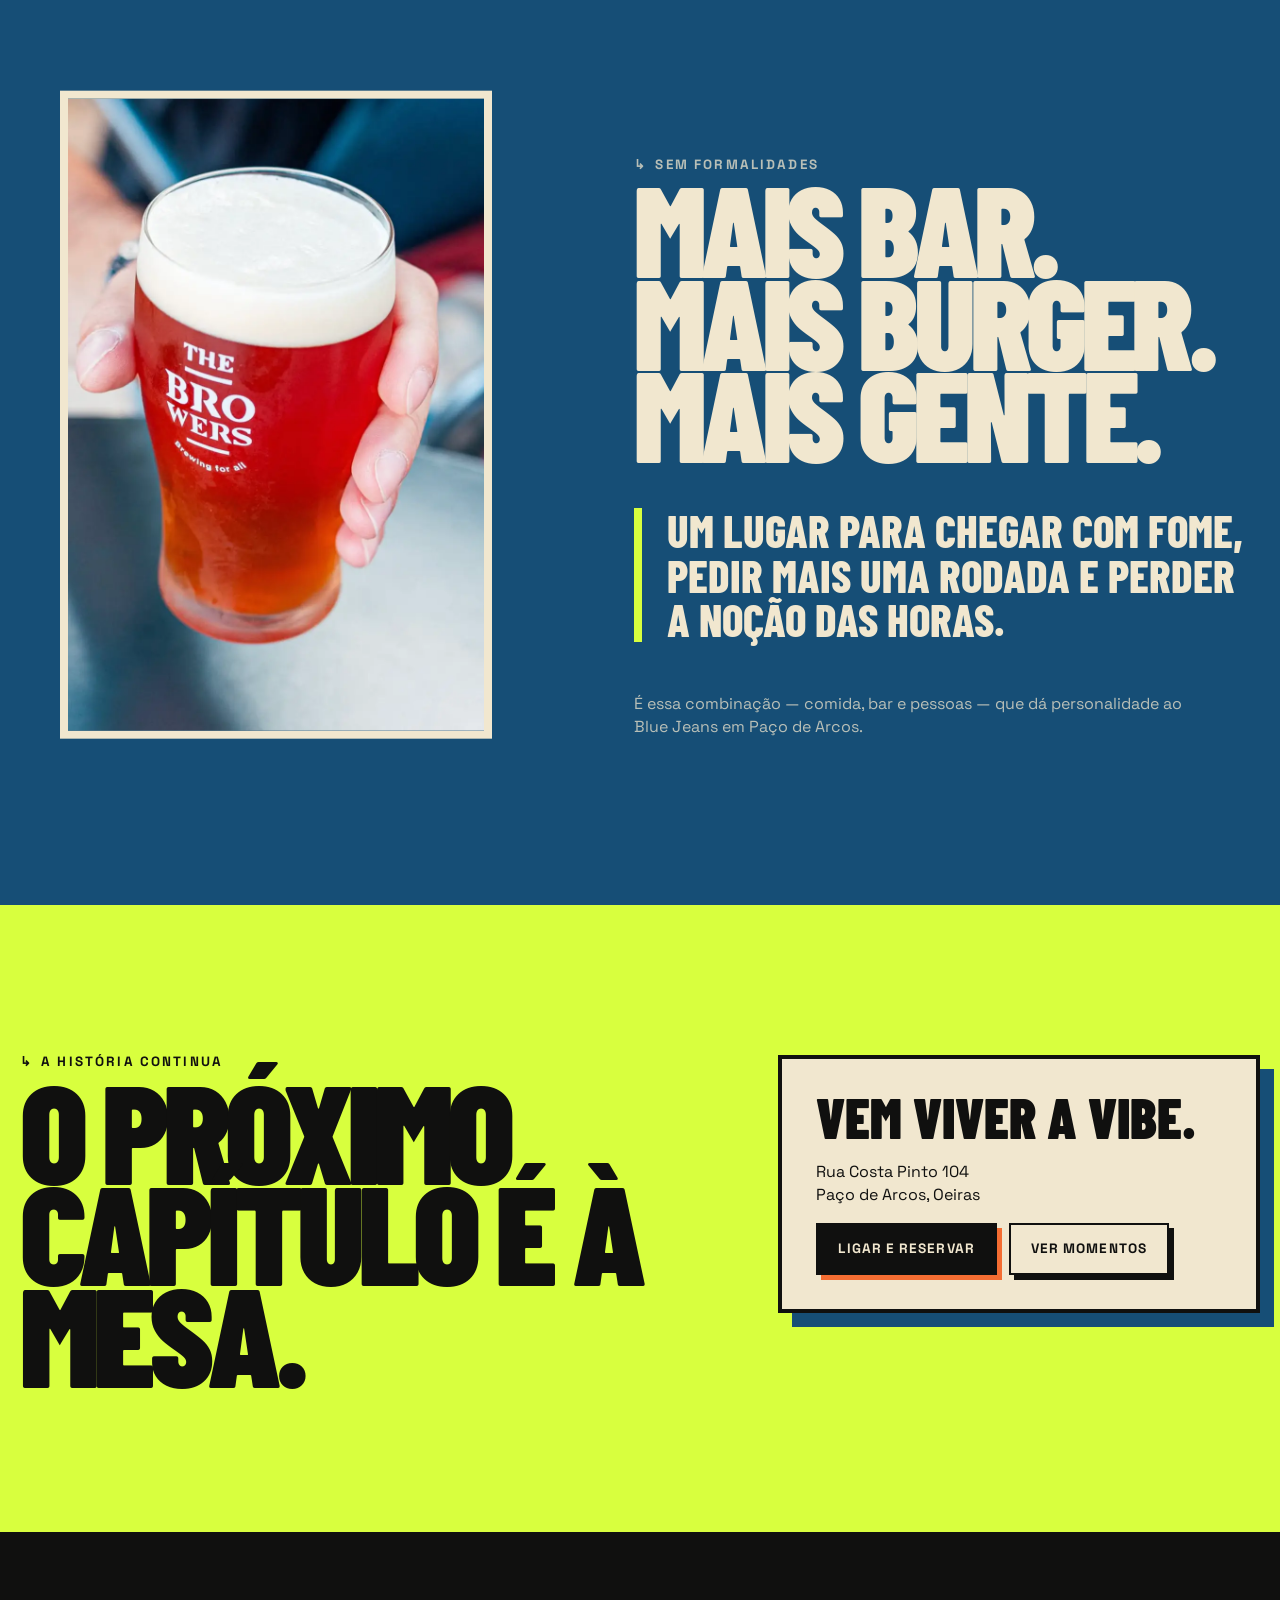
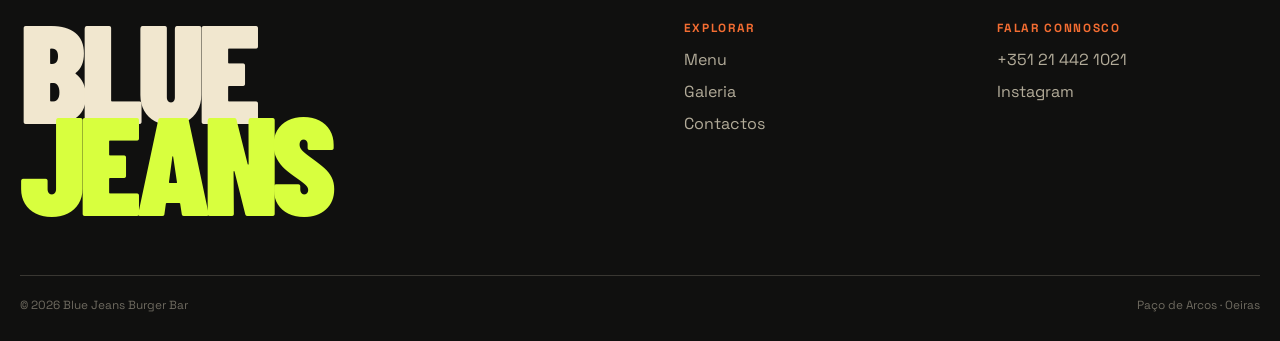
<file: historia.html>
<!doctype html><html lang="pt-PT"><head><meta charset="utf-8"><meta name="viewport" content="width=device-width,initial-scale=1"><title>A História | Blue Jeans Burger Bar — Paço de Arcos</title><meta name="description" content="A história do Blue Jeans Burger Bar: um conceito jovem e descontraído, nascido de paredes azuis em Paço de Arcos."><link rel="canonical" href="https://bluejeansburgerbar.pt/historia.html"><link rel="alternate" hreflang="pt-PT" href="https://bluejeansburgerbar.pt/historia.html"><link rel="alternate" hreflang="en-GB" href="https://bluejeansburgerbar.pt/en/story.html"><meta name="theme-color" content="#164e76"><meta property="og:title" content="A história — Blue Jeans Burger Bar"><meta property="og:image" content="https://bluejeansburgerbar.pt/assets/images/photos/nachos-drinks-table.webp"><link rel="icon" href="assets/icons/favicon.svg"><link rel="apple-touch-icon" href="assets/icons/apple-touch-icon.png"><link rel="stylesheet" href="assets/css/v2.css"></head><body><a class="skip" href="#main">Saltar para o conteúdo</a>
<header class="topbar" data-topbar><div class="wrap topbar-inner"><a class="logo2" href="index.html"><b>BJ</b><span>Blue Jeans<small>Burger &amp; Bar</small></span></a><nav class="desktop2"><a href="index.html">Início</a><a href="menu.html">Menu</a><a href="galeria.html">Galeria</a><a href="historia.html" aria-current="page">História</a><a href="contacto.html">Contactos</a><div class="lang"><a class="active" href="historia.html">PT</a><a href="en/story.html">EN</a></div><a class="button2" href="tel:+351214421021">Reservar</a></nav><button class="menu2-toggle" type="button" aria-label="Abrir menu" aria-expanded="false" data-menu2-toggle><span></span><span></span><span></span></button></div></header><nav class="mobile2" data-mobile2><a href="index.html">Início</a><a href="menu.html">Menu</a><a href="galeria.html">Galeria</a><a href="historia.html">História</a><a href="contacto.html">Contactos</a><div class="lang"><a class="active" href="historia.html">PT</a><a href="en/story.html">EN</a></div><a class="mobile2-reserve button2" href="index.html#reservar">Reservar</a></nav>
<main id="main"><section class="subhero denim"><div class="wrap subhero-grid"><div class="subhero-title"><p class="kicker">A história</p><h1>Born<span>blue.</span></h1></div><figure class="subhero-photo"><img src="assets/images/photos/nachos-drinks-table.webp" width="1054" height="1106" alt="Mesa Blue Jeans com nachos, hambúrguer e bebidas" fetchpriority="high"></figure></div></section>
<section class="story-page"><div class="wrap story-page-grid"><div class="sticky-title" data-reveal><p class="kicker">O nome estava nas paredes</p><h2 class="mega">Uma cor virou atitude.</h2></div><div data-reveal><p>O Blue Jeans nasceu na Rua Costa Pinto com uma inspiração mesmo à vista: as paredes azuis do espaço.</p><p>A ideia era criar um conceito diferente, jovem e descontraído. Assim nasceu uma hamburgueria e bar informal por natureza, com a ganga incorporada na própria identidade.</p><p>O nome não foi importado de uma tendência. Nasceu do lugar. Depois, o universo denim passou para a carta, para a decoração e para a personalidade do espaço.</p><p>Hoje, a experiência junta hambúrgueres com nomes como Blue Jeans, Denim e 501, entradas para partilhar, opções vegetarianas e bebidas para acompanhar uma mesa sem pressa.</p><a class="button2 button2--dark" href="menu.html">Conhecer o menu</a></div></div></section>
<section class="story2 denim"><div class="wrap story2-grid"><figure class="story2-photo" data-reveal><img src="assets/images/photos/brewers-beer.webp" width="1170" height="1338" alt="Cerveja artesanal servida no Blue Jeans" loading="lazy"></figure><div class="story2-text" data-reveal><p class="kicker">Sem formalidades</p><h2 class="mega">Mais bar. Mais burger. Mais gente.</h2><blockquote>Um lugar para chegar com fome, pedir mais uma rodada e perder a noção das horas.</blockquote><p>É essa combinação — comida, bar e pessoas — que dá personalidade ao Blue Jeans em Paço de Arcos.</p></div></div></section><section class="visit2"><div class="wrap visit2-grid"><div><p class="kicker">A história continua</p><h2 class="mega">O próximo capítulo é à mesa.</h2></div><div class="visit-card"><h3>Vem viver a vibe.</h3><p>Rua Costa Pinto 104<br>Paço de Arcos, Oeiras</p><div class="visit-actions"><a class="button2 button2--dark" href="tel:+351214421021">Ligar e reservar</a><a class="button2 button2--light" href="galeria.html">Ver momentos</a></div></div></div></section></main>
<footer class="footer2"><div class="wrap"><div class="footer2-top"><div><div class="footer-logo">Blue<span>Jeans</span></div></div><div><h2>Explorar</h2><a href="menu.html">Menu</a><a href="galeria.html">Galeria</a><a href="contacto.html">Contactos</a></div><div><h2>Falar connosco</h2><a href="tel:+351214421021">+351 21 442 1021</a><a href="https://www.instagram.com/bluejeansburgerbar/" target="_blank" rel="noopener noreferrer">Instagram</a></div></div><div class="footer2-bottom"><span>© <span data-year></span> Blue Jeans Burger Bar</span><span>Paço de Arcos · Oeiras</span></div></div></footer><script src="assets/js/v2.js" defer></script></body></html>
</file>
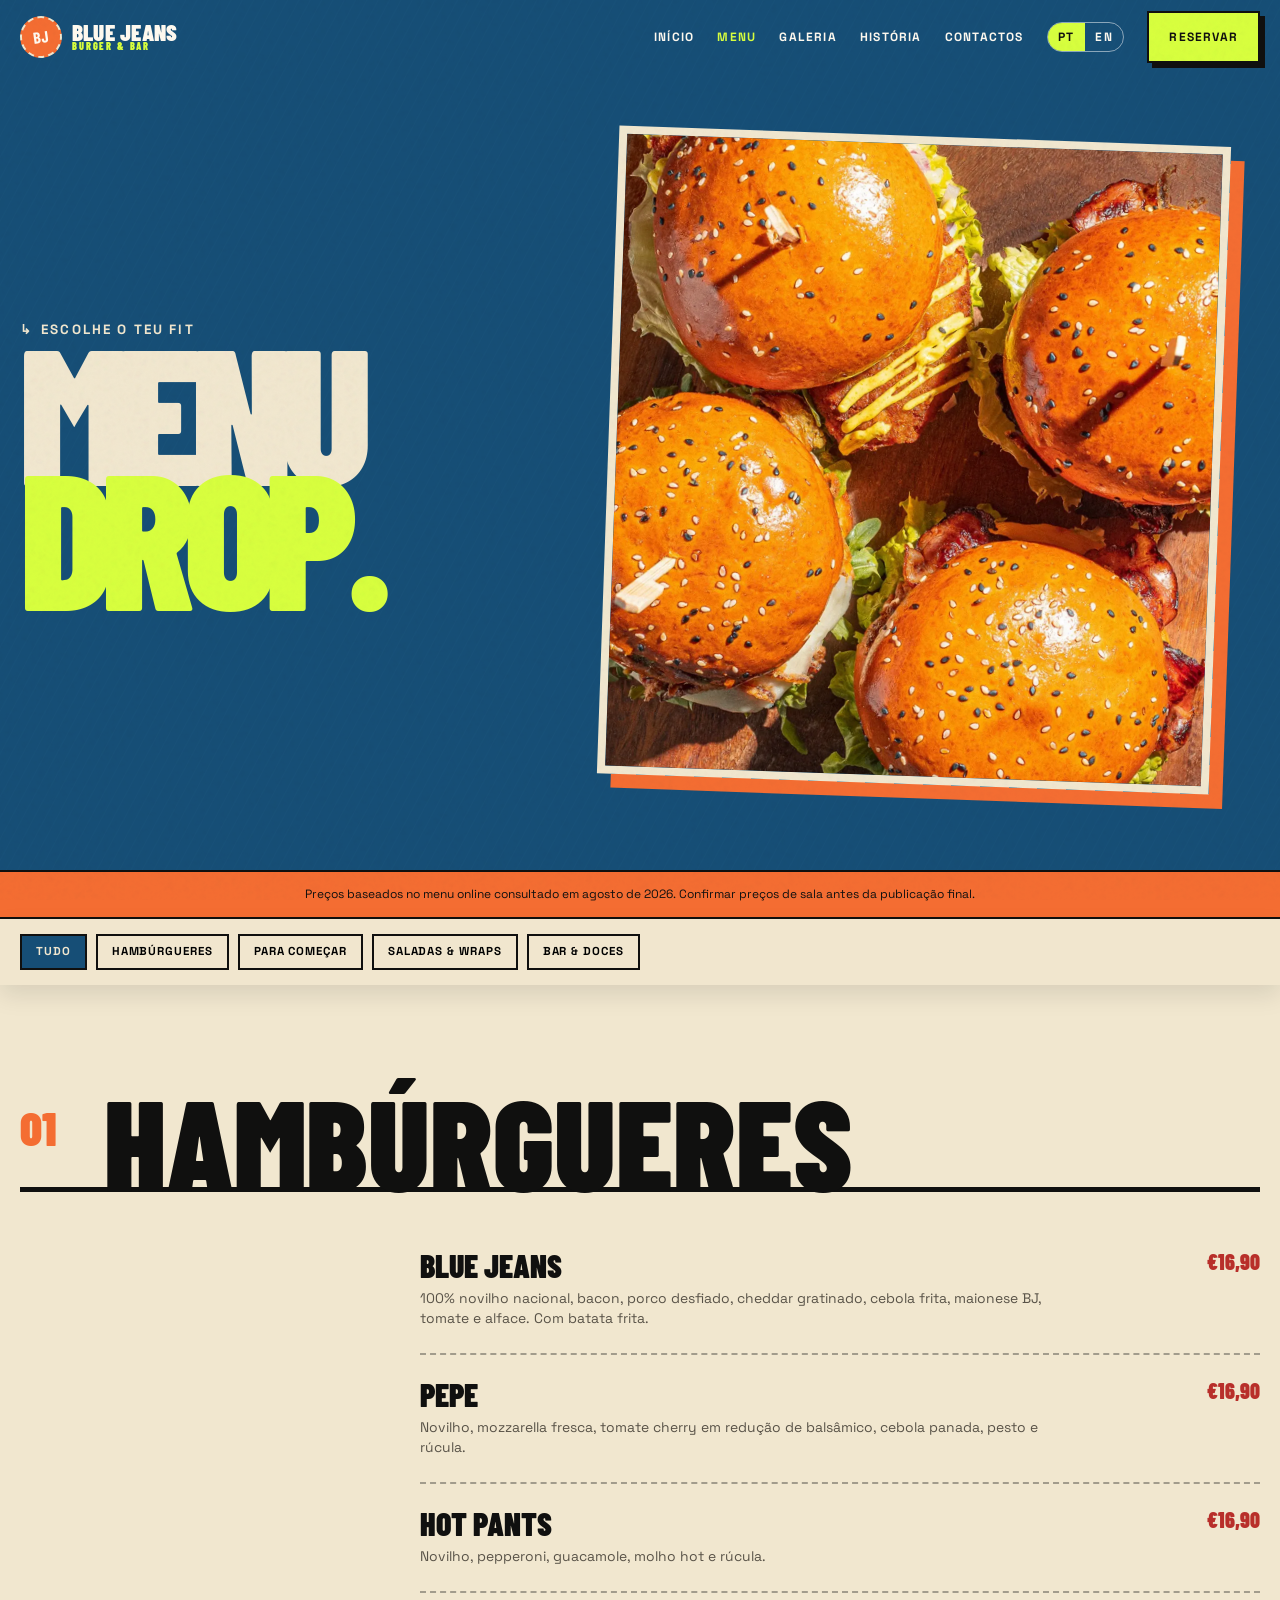
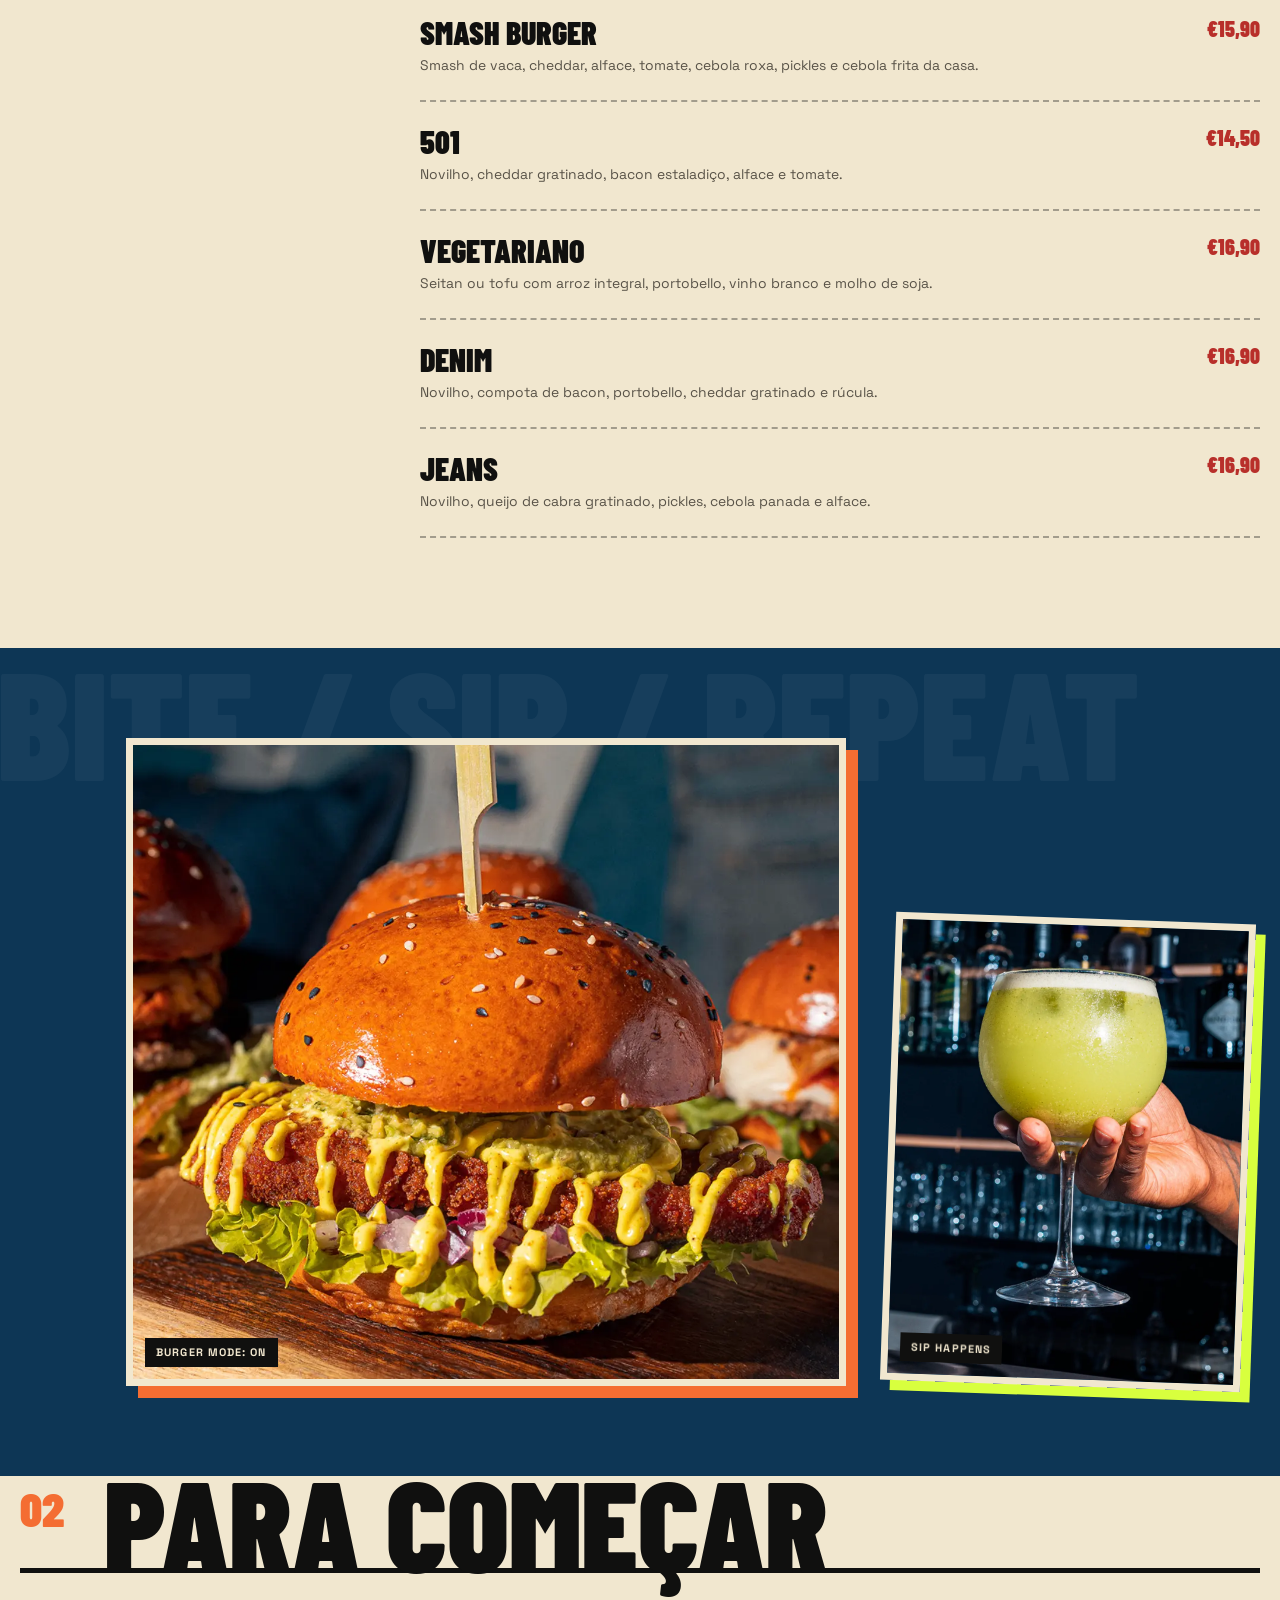
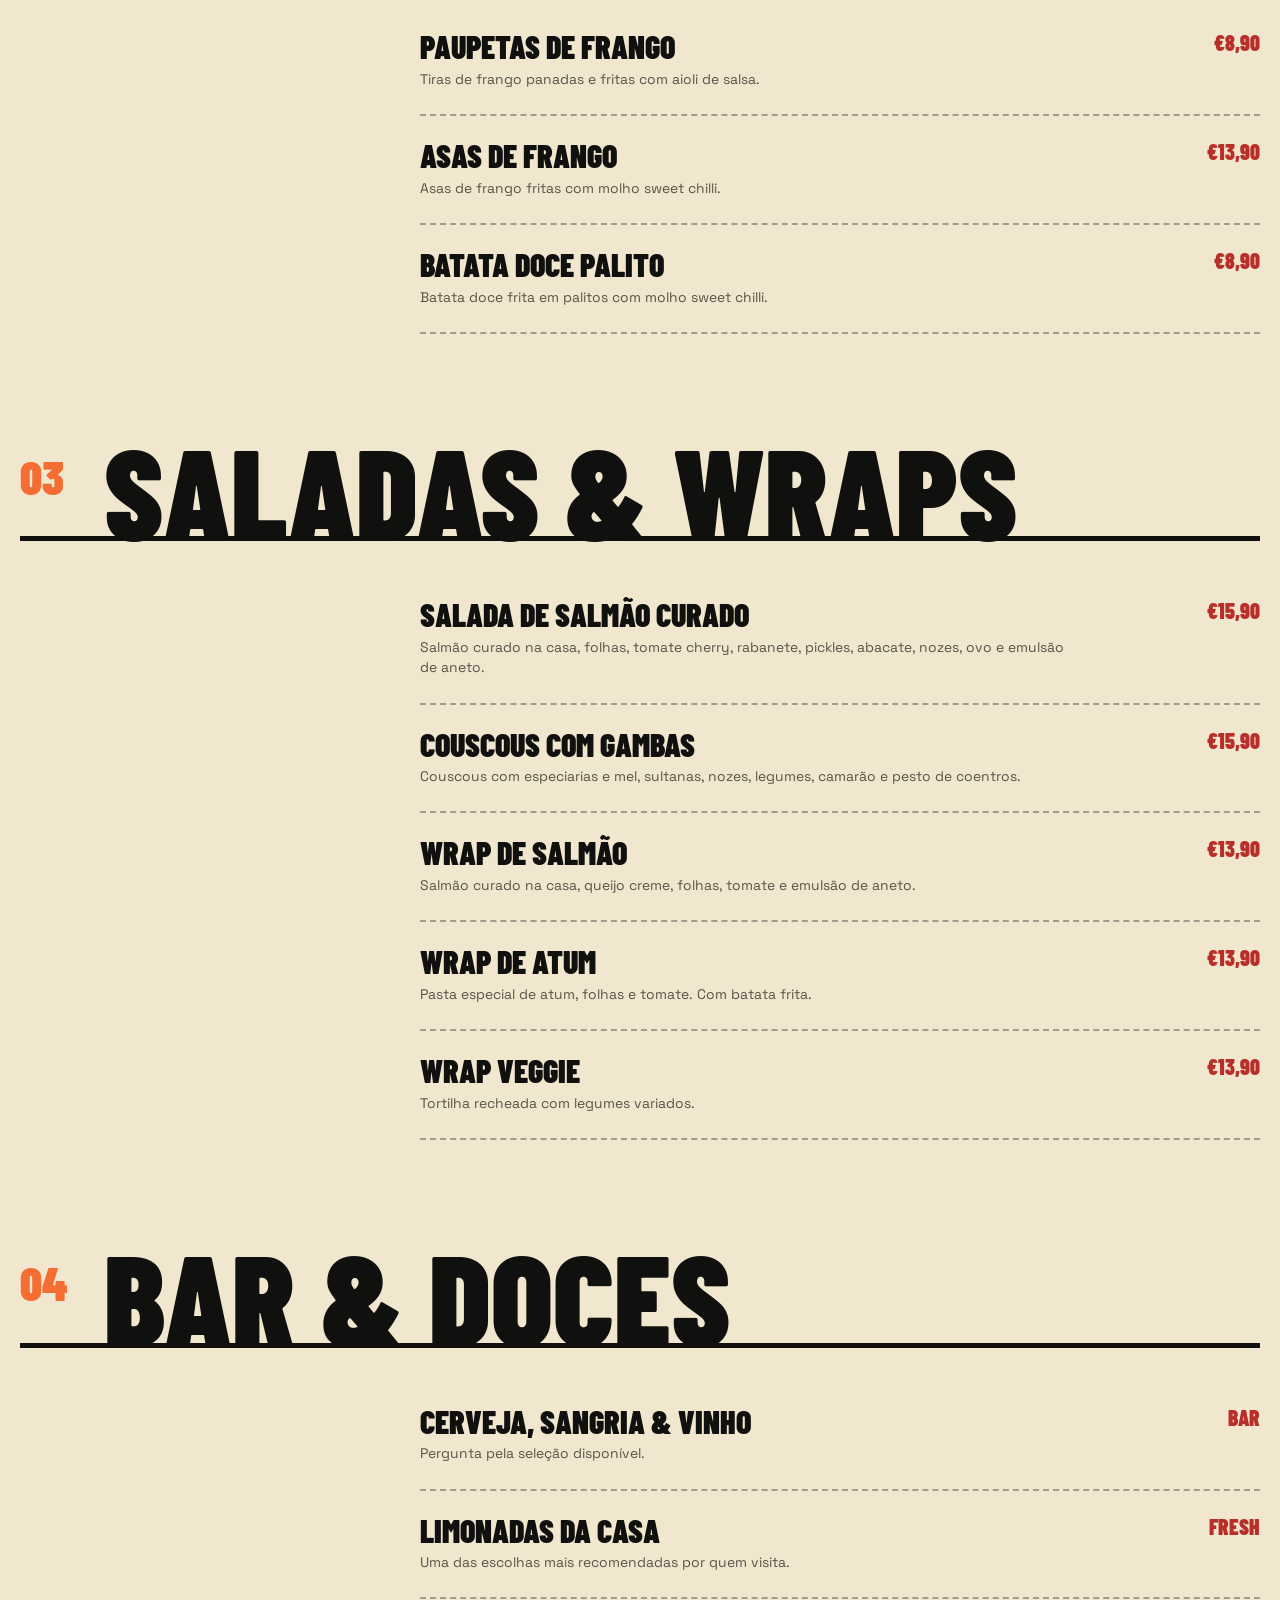
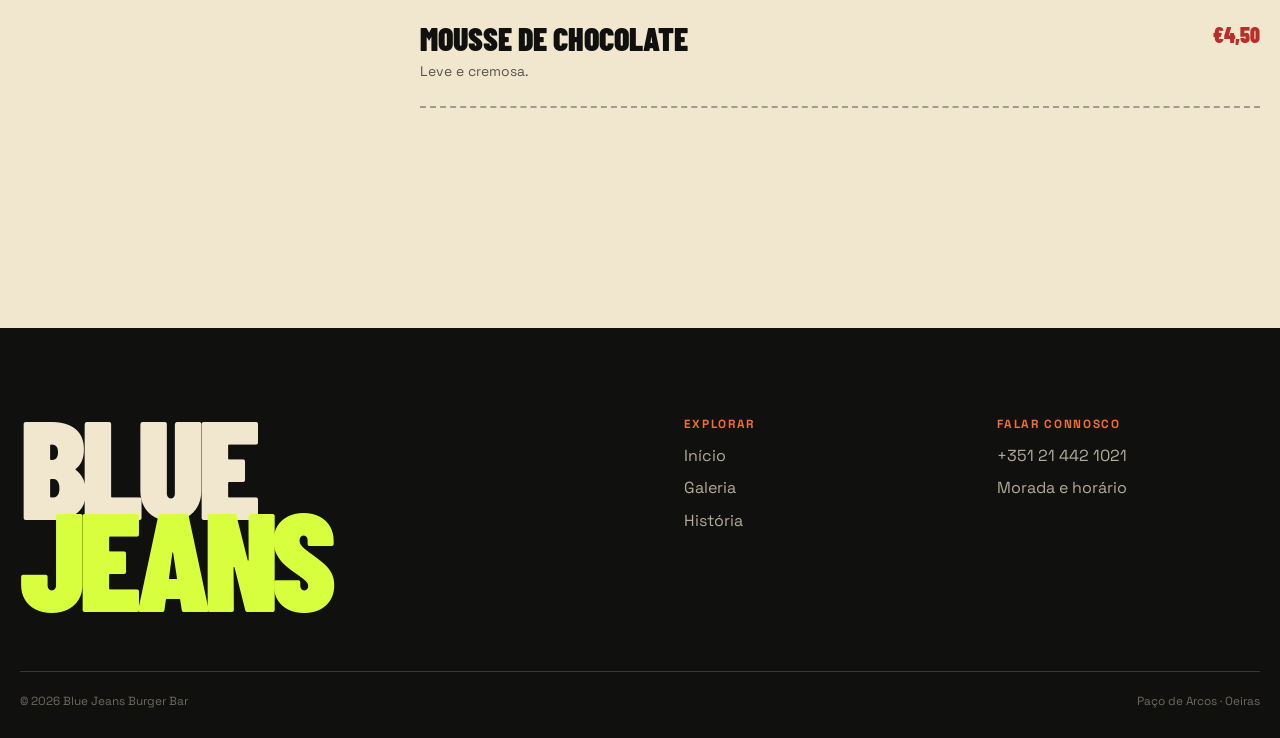
<file: menu.html>
<!doctype html><html lang="pt-PT"><head><meta charset="utf-8"><meta name="viewport" content="width=device-width,initial-scale=1"><title>Menu | Blue Jeans Burger Bar — Paço de Arcos</title><meta name="description" content="Menu de hambúrgueres, entradas, wraps e opções vegetarianas do Blue Jeans Burger Bar em Paço de Arcos."><link rel="canonical" href="https://bluejeansburgerbar.pt/menu.html"><link rel="alternate" hreflang="pt-PT" href="https://bluejeansburgerbar.pt/menu.html"><link rel="alternate" hreflang="en-GB" href="https://bluejeansburgerbar.pt/en/menu.html"><meta name="theme-color" content="#164e76"><meta property="og:title" content="Menu — Blue Jeans Burger Bar"><meta property="og:image" content="https://bluejeansburgerbar.pt/assets/images/photos/four-burgers-top.webp"><link rel="icon" href="assets/icons/favicon.svg"><link rel="apple-touch-icon" href="assets/icons/apple-touch-icon.png"><link rel="stylesheet" href="assets/css/v2.css"></head><body><a class="skip" href="#main">Saltar para o conteúdo</a>
<header class="topbar" data-topbar><div class="wrap topbar-inner"><a class="logo2" href="index.html"><b>BJ</b><span>Blue Jeans<small>Burger &amp; Bar</small></span></a><nav class="desktop2"><a href="index.html">Início</a><a href="menu.html" aria-current="page">Menu</a><a href="galeria.html">Galeria</a><a href="historia.html">História</a><a href="contacto.html">Contactos</a><div class="lang"><a class="active" href="menu.html">PT</a><a href="en/menu.html">EN</a></div><a class="button2" href="tel:+351214421021">Reservar</a></nav><button class="menu2-toggle" type="button" aria-label="Abrir menu" aria-expanded="false" data-menu2-toggle><span></span><span></span><span></span></button></div></header><nav class="mobile2" data-mobile2><a href="index.html">Início</a><a href="menu.html">Menu</a><a href="galeria.html">Galeria</a><a href="historia.html">História</a><a href="contacto.html">Contactos</a><div class="lang"><a class="active" href="menu.html">PT</a><a href="en/menu.html">EN</a></div><a class="mobile2-reserve button2" href="index.html#reservar">Reservar</a></nav>
<main id="main"><section class="subhero denim"><div class="wrap subhero-grid"><div class="subhero-title"><p class="kicker">Escolhe o teu fit</p><h1>Menu<span>drop.</span></h1></div><figure class="subhero-photo"><img src="assets/images/photos/four-burgers-top.webp" width="1268" height="1560" alt="Quatro hambúrgueres Blue Jeans vistos de cima" fetchpriority="high"></figure></div></section><div class="note2">Preços baseados no menu online consultado em agosto de 2026. Confirmar preços de sala antes da publicação final.</div>
<nav class="filters2" aria-label="Filtrar menu"><button class="active" type="button" data-filter2="all">Tudo</button><button type="button" data-filter2="burgers">Hambúrgueres</button><button type="button" data-filter2="sides">Para começar</button><button type="button" data-filter2="light">Saladas &amp; wraps</button><button type="button" data-filter2="bar">Bar &amp; doces</button></nav>
<div class="menu2-page"><div class="wrap">
<section class="category2" data-category2="burgers"><header class="category2-head"><small>01</small><h2>Hambúrgueres</h2></header><div class="category2-list">
<article class="dish2"><h3>Blue Jeans</h3><span class="price">€16,90</span><p>100% novilho nacional, bacon, porco desfiado, cheddar gratinado, cebola frita, maionese BJ, tomate e alface. Com batata frita.</p></article><article class="dish2"><h3>Pepe</h3><span class="price">€16,90</span><p>Novilho, mozzarella fresca, tomate cherry em redução de balsâmico, cebola panada, pesto e rúcula.</p></article><article class="dish2"><h3>Hot Pants</h3><span class="price">€16,90</span><p>Novilho, pepperoni, guacamole, molho hot e rúcula.</p></article><article class="dish2"><h3>Smash Burger</h3><span class="price">€15,90</span><p>Smash de vaca, cheddar, alface, tomate, cebola roxa, pickles e cebola frita da casa.</p></article><article class="dish2"><h3>501</h3><span class="price">€14,50</span><p>Novilho, cheddar gratinado, bacon estaladiço, alface e tomate.</p></article><article class="dish2"><h3>Vegetariano</h3><span class="price">€16,90</span><p>Seitan ou tofu com arroz integral, portobello, vinho branco e molho de soja.</p></article><article class="dish2"><h3>Denim</h3><span class="price">€16,90</span><p>Novilho, compota de bacon, portobello, cheddar gratinado e rúcula.</p></article><article class="dish2"><h3>Jeans</h3><span class="price">€16,90</span><p>Novilho, queijo de cabra gratinado, pickles, cebola panada e alface.</p></article></div></section>
</div><div class="menu-photo-duo" aria-label="Destaques do bar"><figure class="menu-photo-main"><img src="assets/images/photos/burger-avocado-studio.webp" width="1188" height="1398" alt="Hambúrguer Blue Jeans com guacamole e molho" loading="lazy"><figcaption>Burger mode: on</figcaption></figure><figure class="menu-photo-side"><img src="assets/images/photos/green-cocktail-bar.webp" width="1028" height="1362" alt="Cocktail verde servido no bar Blue Jeans" loading="lazy"><figcaption>Sip happens</figcaption></figure></div><div class="wrap">
<section class="category2" data-category2="sides"><header class="category2-head"><small>02</small><h2>Para começar</h2></header><div class="category2-list"><article class="dish2"><h3>Paupetas de frango</h3><span class="price">€8,90</span><p>Tiras de frango panadas e fritas com aioli de salsa.</p></article><article class="dish2"><h3>Asas de frango</h3><span class="price">€13,90</span><p>Asas de frango fritas com molho sweet chilli.</p></article><article class="dish2"><h3>Batata doce palito</h3><span class="price">€8,90</span><p>Batata doce frita em palitos com molho sweet chilli.</p></article></div></section>
<section class="category2" data-category2="light"><header class="category2-head"><small>03</small><h2>Saladas &amp; wraps</h2></header><div class="category2-list"><article class="dish2"><h3>Salada de salmão curado</h3><span class="price">€15,90</span><p>Salmão curado na casa, folhas, tomate cherry, rabanete, pickles, abacate, nozes, ovo e emulsão de aneto.</p></article><article class="dish2"><h3>Couscous com gambas</h3><span class="price">€15,90</span><p>Couscous com especiarias e mel, sultanas, nozes, legumes, camarão e pesto de coentros.</p></article><article class="dish2"><h3>Wrap de salmão</h3><span class="price">€13,90</span><p>Salmão curado na casa, queijo creme, folhas, tomate e emulsão de aneto.</p></article><article class="dish2"><h3>Wrap de atum</h3><span class="price">€13,90</span><p>Pasta especial de atum, folhas e tomate. Com batata frita.</p></article><article class="dish2"><h3>Wrap veggie</h3><span class="price">€13,90</span><p>Tortilha recheada com legumes variados.</p></article></div></section>
<section class="category2" data-category2="bar"><header class="category2-head"><small>04</small><h2>Bar &amp; doces</h2></header><div class="category2-list"><article class="dish2"><h3>Cerveja, sangria &amp; vinho</h3><span class="price">BAR</span><p>Pergunta pela seleção disponível.</p></article><article class="dish2"><h3>Limonadas da casa</h3><span class="price">FRESH</span><p>Uma das escolhas mais recomendadas por quem visita.</p></article><article class="dish2"><h3>Mousse de chocolate</h3><span class="price">€4,50</span><p>Leve e cremosa.</p></article></div></section></div></div></main>
<footer class="footer2"><div class="wrap"><div class="footer2-top"><div><div class="footer-logo">Blue<span>Jeans</span></div></div><div><h2>Explorar</h2><a href="index.html">Início</a><a href="galeria.html">Galeria</a><a href="historia.html">História</a></div><div><h2>Falar connosco</h2><a href="tel:+351214421021">+351 21 442 1021</a><a href="contacto.html">Morada e horário</a></div></div><div class="footer2-bottom"><span>© <span data-year></span> Blue Jeans Burger Bar</span><span>Paço de Arcos · Oeiras</span></div></div></footer><script src="assets/js/v2.js" defer></script></body></html>
</file>
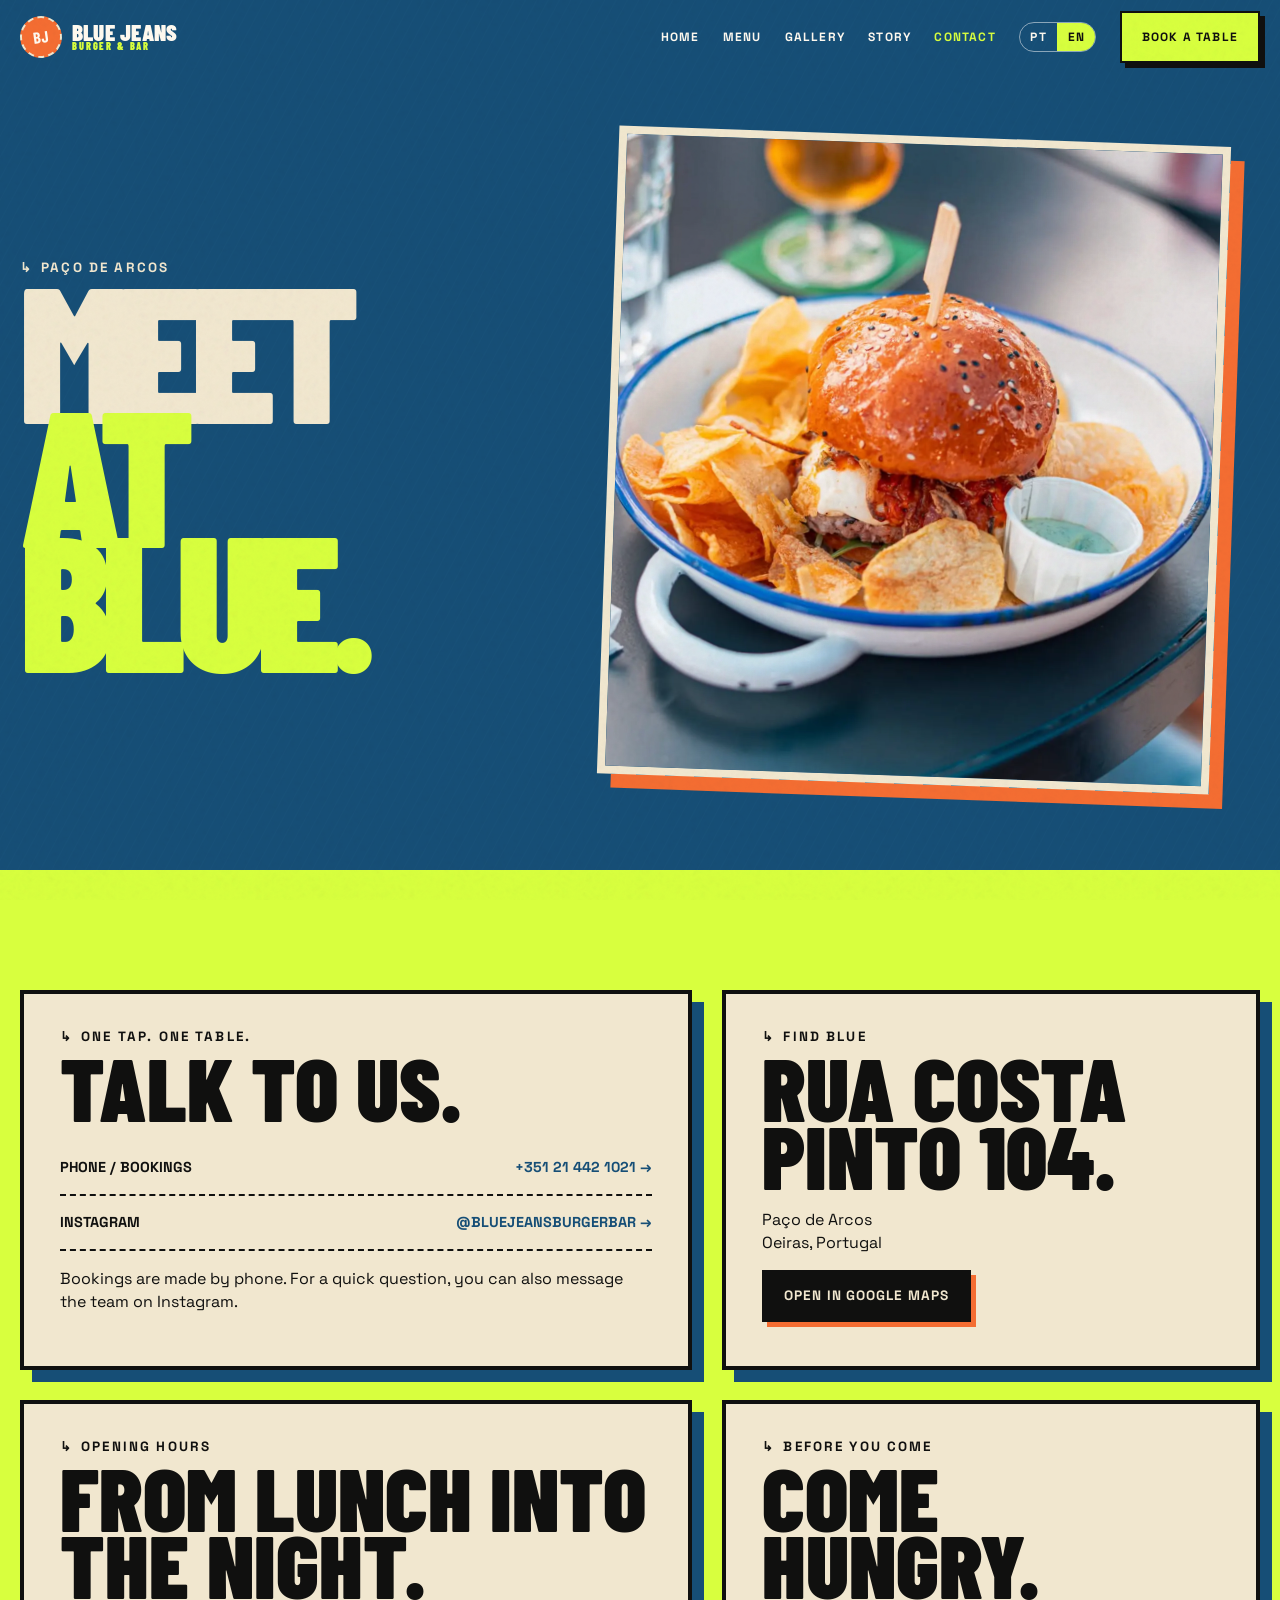
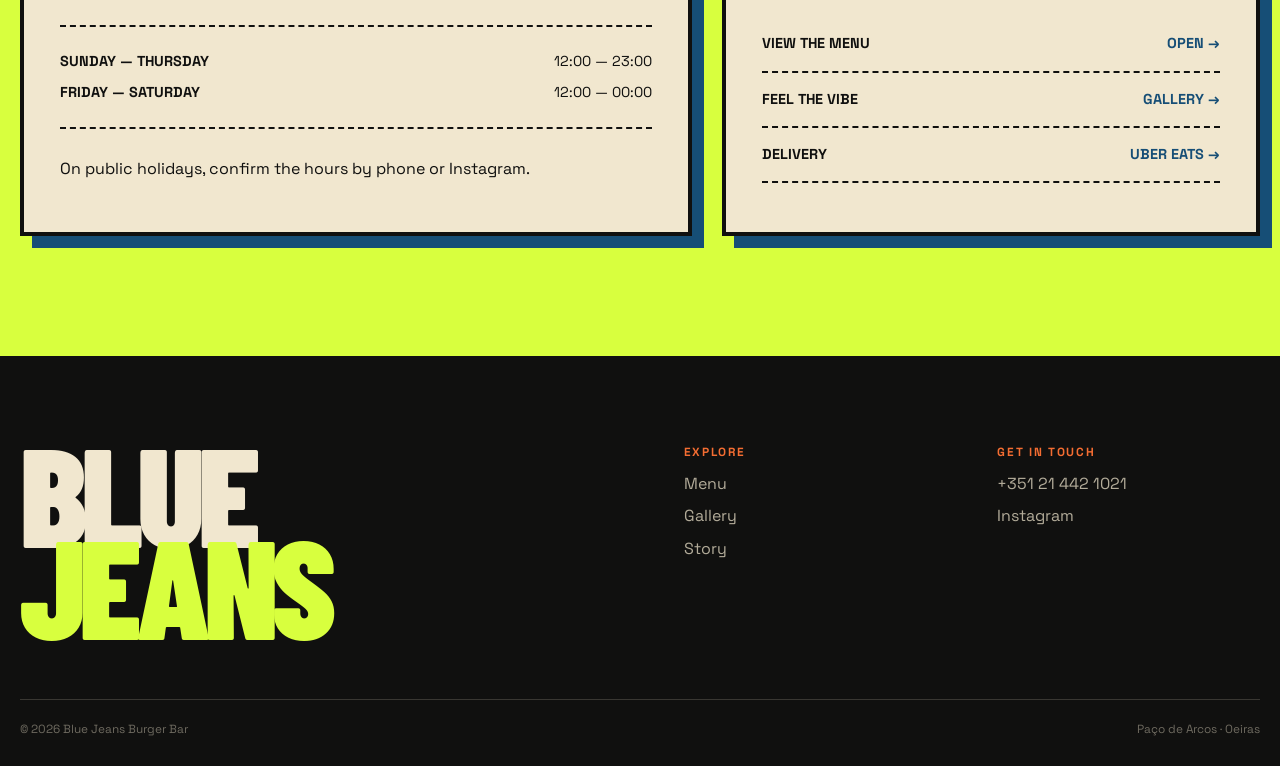
<file: en/contact.html>
<!doctype html><html lang="en"><head><meta charset="utf-8"><meta name="viewport" content="width=device-width,initial-scale=1"><title>Contact &amp; Hours | Blue Jeans Burger Bar — Paço de Arcos</title><meta name="description" content="Address, phone, reservations, opening hours and directions for Blue Jeans Burger Bar at Rua Costa Pinto 104, Paço de Arcos."><link rel="canonical" href="https://bluejeansburgerbar.pt/en/contact.html"><link rel="alternate" hreflang="pt-PT" href="https://bluejeansburgerbar.pt/contacto.html"><link rel="alternate" hreflang="en-GB" href="https://bluejeansburgerbar.pt/en/contact.html"><meta name="theme-color" content="#164e76"><meta property="og:title" content="Contact — Blue Jeans Burger Bar"><meta property="og:image" content="https://bluejeansburgerbar.pt/assets/images/photos/burger-blue-bowl.webp"><link rel="icon" href="../assets/icons/favicon.svg"><link rel="apple-touch-icon" href="../assets/icons/apple-touch-icon.png"><link rel="stylesheet" href="../assets/css/v2.css"></head><body><a class="skip" href="#main">Skip to content</a>
<header class="topbar" data-topbar><div class="wrap topbar-inner"><a class="logo2" href="index.html"><b>BJ</b><span>Blue Jeans<small>Burger &amp; Bar</small></span></a><nav class="desktop2"><a href="index.html">Home</a><a href="menu.html">Menu</a><a href="gallery.html">Gallery</a><a href="story.html">Story</a><a href="contact.html" aria-current="page">Contact</a><div class="lang"><a href="../contacto.html">PT</a><a class="active" href="contact.html">EN</a></div><a class="button2" href="tel:+351214421021">Book a table</a></nav><button class="menu2-toggle" type="button" aria-label="Open menu" aria-expanded="false" data-menu2-toggle><span></span><span></span><span></span></button></div></header><nav class="mobile2" data-mobile2><a href="index.html">Home</a><a href="menu.html">Menu</a><a href="gallery.html">Gallery</a><a href="story.html">Story</a><a href="contact.html">Contact</a><div class="lang"><a href="../contacto.html">PT</a><a class="active" href="contact.html">EN</a></div><a class="mobile2-reserve button2" href="index.html#book">Book a table</a></nav>
<main id="main"><section class="subhero denim"><div class="wrap subhero-grid"><div class="subhero-title"><p class="kicker">Paço de Arcos</p><h1>Meet<span>at Blue.</span></h1></div><figure class="subhero-photo"><img src="../assets/images/photos/burger-blue-bowl.webp" width="1230" height="1284" alt="Blue Jeans burger served in a blue bowl" fetchpriority="high"></figure></div></section>
<section class="contact2-page"><div class="wrap"><div class="contact2-grid"><article class="contact2-card" data-reveal><p class="kicker">One tap. One table.</p><h2>Talk to us.</h2><a class="action2" href="tel:+351214421021"><span>Phone / bookings</span><b>+351 21 442 1021 →</b></a><a class="action2" href="https://www.instagram.com/bluejeansburgerbar/" target="_blank" rel="noopener noreferrer"><span>Instagram</span><b>@bluejeansburgerbar →</b></a><p>Bookings are made by phone. For a quick question, you can also message the team on Instagram.</p></article><article class="contact2-card" data-reveal><p class="kicker">Find Blue</p><h2>Rua Costa Pinto 104.</h2><p>Paço de Arcos<br>Oeiras, Portugal</p><a class="button2 button2--dark" href="https://www.google.com/maps/search/?api=1&amp;query=Blue+Jeans+Burger+Bar+Rua+Costa+Pinto+104+Pa%C3%A7o+de+Arcos" target="_blank" rel="noopener noreferrer">Open in Google Maps</a></article><article class="contact2-card" data-reveal><p class="kicker">Opening hours</p><h2>From lunch into the night.</h2><div class="hours2"><strong>Sunday — Thursday</strong><span>12:00 — 23:00</span><strong>Friday — Saturday</strong><span>12:00 — 00:00</span></div><p>On public holidays, confirm the hours by phone or Instagram.</p></article><article class="contact2-card" data-reveal><p class="kicker">Before you come</p><h2>Come hungry.</h2><a class="action2" href="menu.html"><span>View the menu</span><b>Open →</b></a><a class="action2" href="gallery.html"><span>Feel the vibe</span><b>Gallery →</b></a><a class="action2" href="https://www.ubereats.com/pt/store/blue-jeans-burger-and-bar/uiIPs4zdSNqK-AThpsO1yw" target="_blank" rel="noopener noreferrer"><span>Delivery</span><b>Uber Eats →</b></a></article></div></div></section></main>
<footer class="footer2"><div class="wrap"><div class="footer2-top"><div><div class="footer-logo">Blue<span>Jeans</span></div></div><div><h2>Explore</h2><a href="menu.html">Menu</a><a href="gallery.html">Gallery</a><a href="story.html">Story</a></div><div><h2>Get in touch</h2><a href="tel:+351214421021">+351 21 442 1021</a><a href="https://www.instagram.com/bluejeansburgerbar/" target="_blank" rel="noopener noreferrer">Instagram</a></div></div><div class="footer2-bottom"><span>© <span data-year></span> Blue Jeans Burger Bar</span><span>Paço de Arcos · Oeiras</span></div></div></footer><script src="../assets/js/v2.js" defer></script></body></html>
</file>
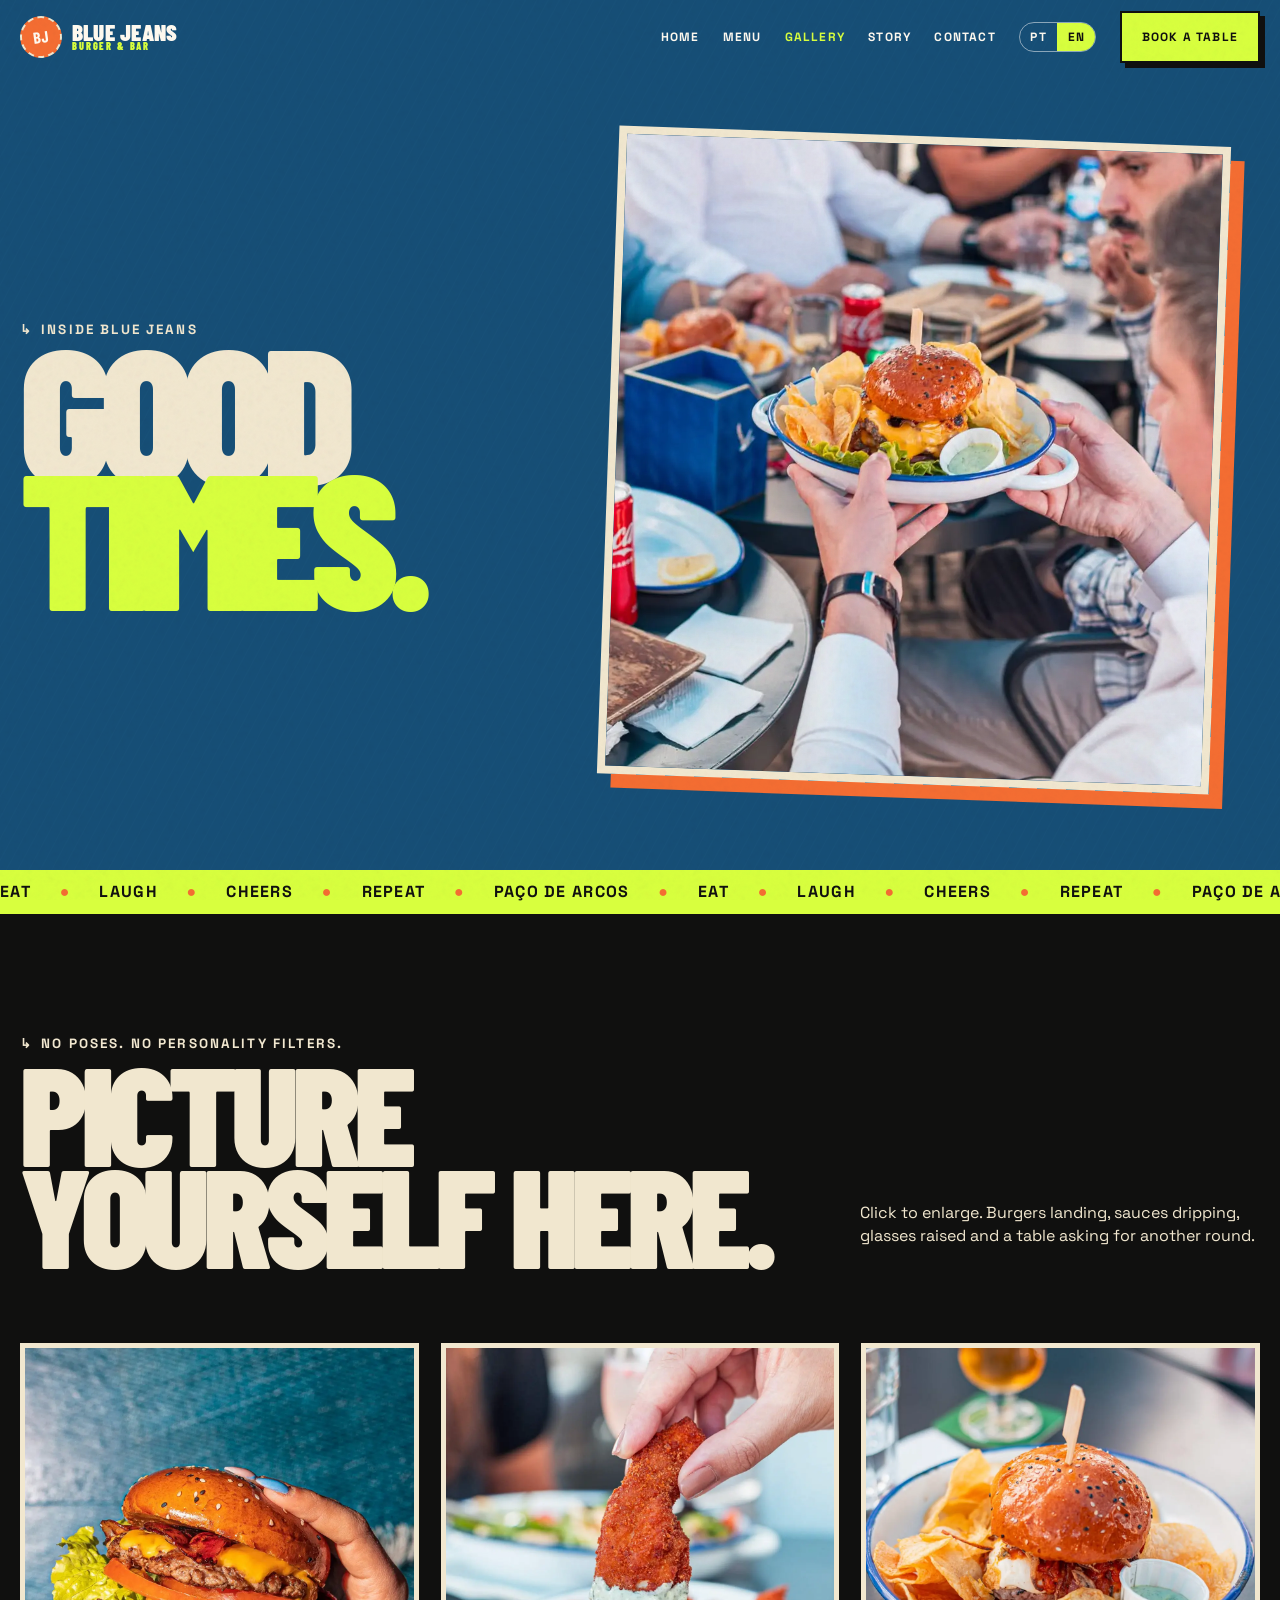
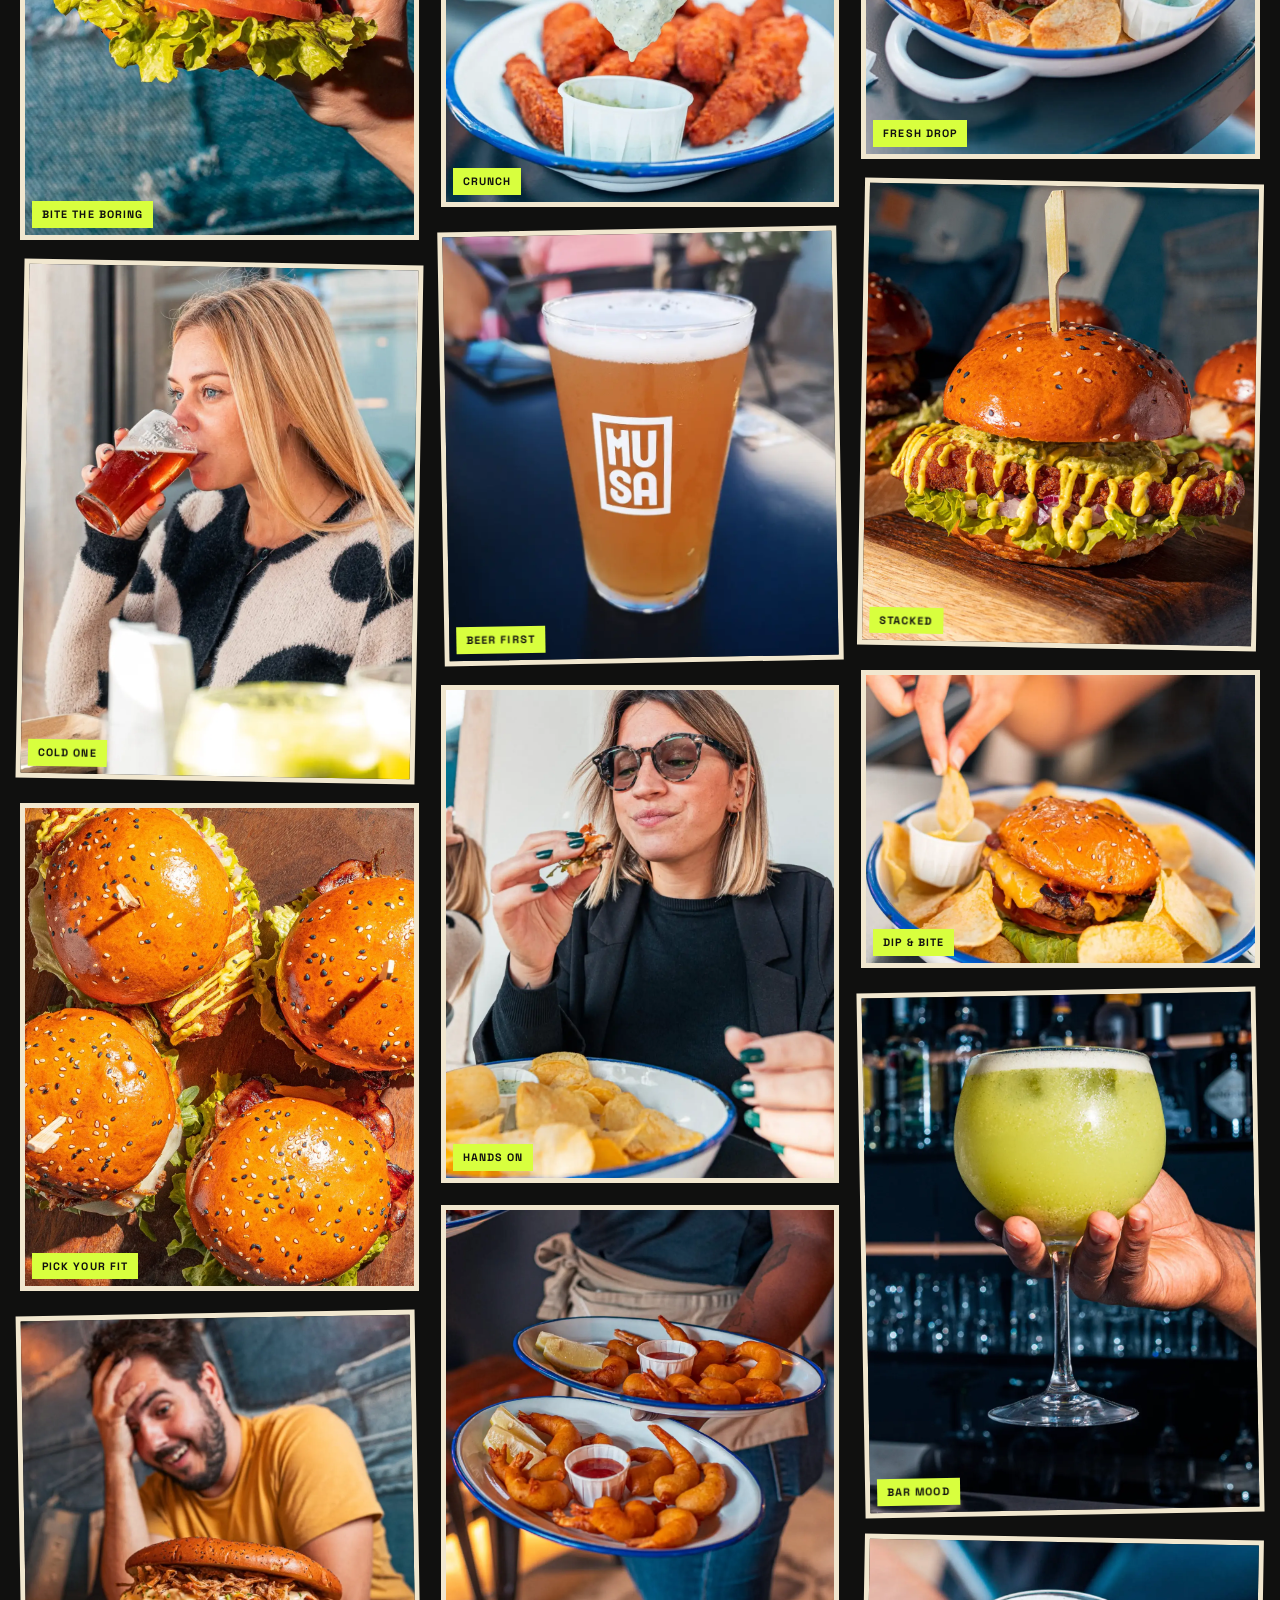
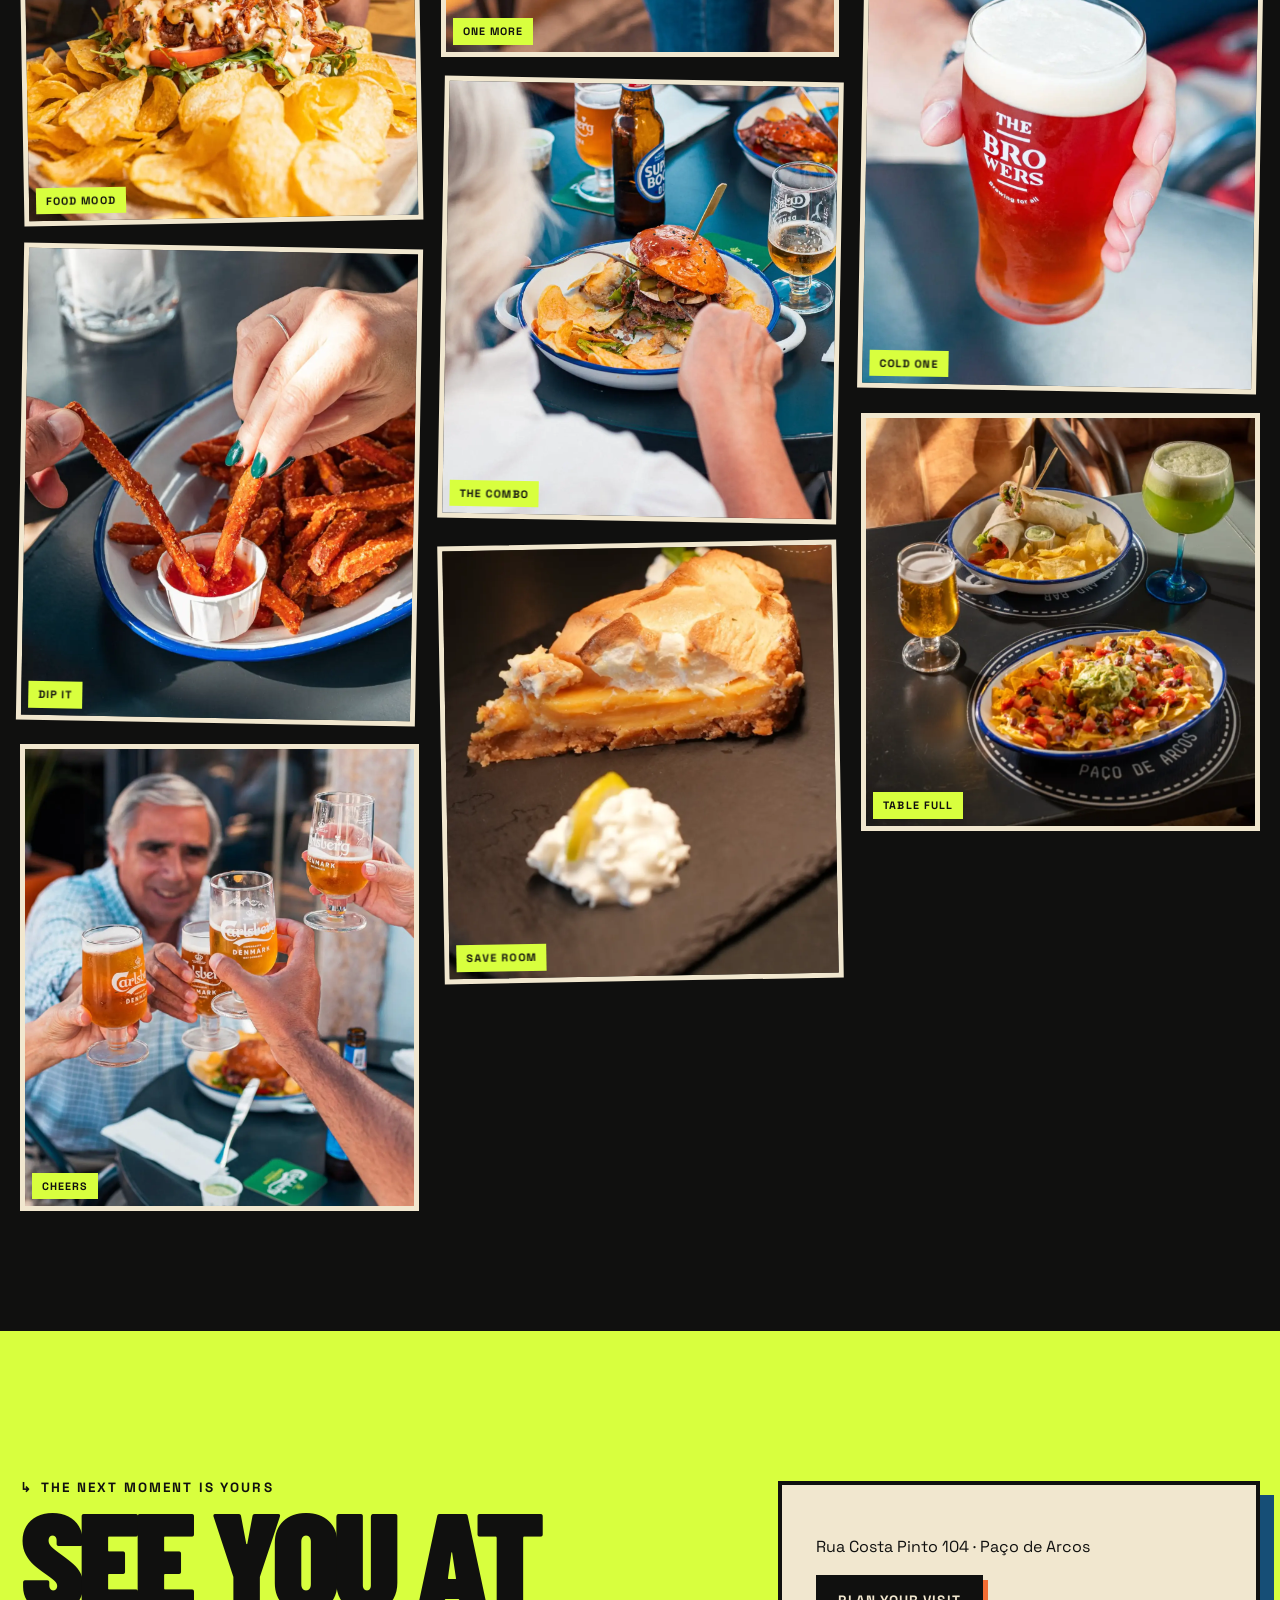
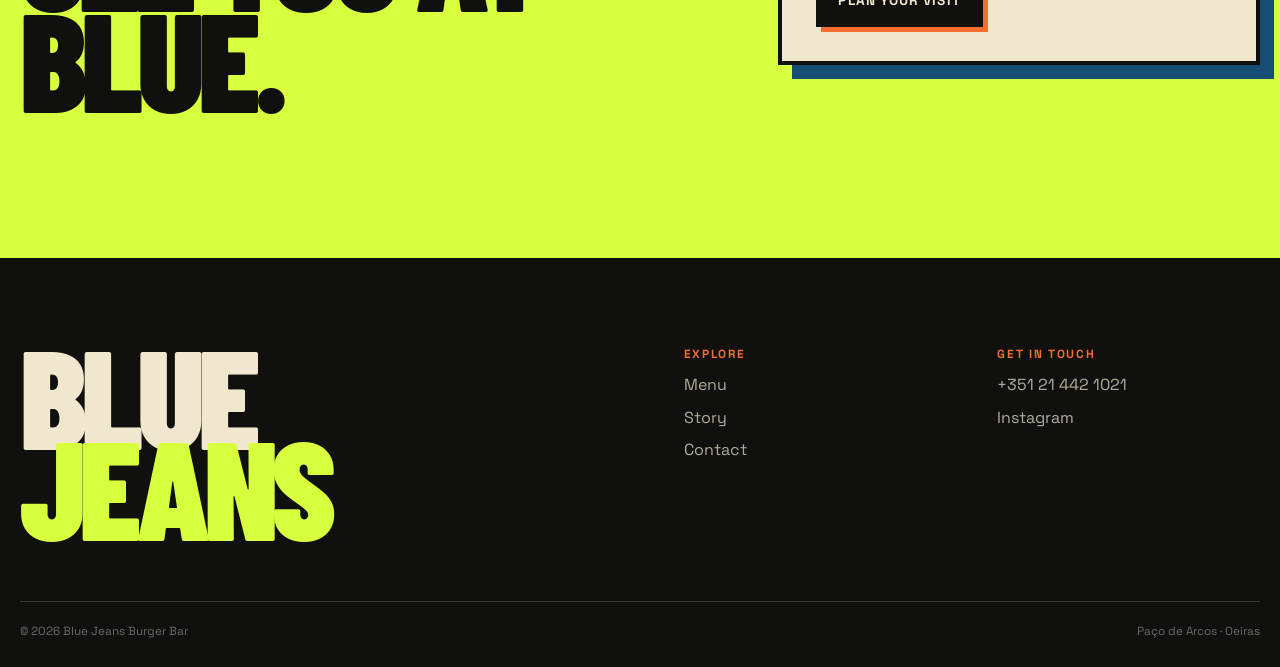
<file: en/gallery.html>
<!doctype html><html lang="en"><head><meta charset="utf-8"><meta name="viewport" content="width=device-width,initial-scale=1"><title>Gallery | Blue Jeans Burger Bar — Paço de Arcos</title><meta name="description" content="Burgers, beer, friends and real moments at Blue Jeans Burger Bar in Paço de Arcos, Oeiras."><link rel="canonical" href="https://bluejeansburgerbar.pt/en/gallery.html"><link rel="alternate" hreflang="pt-PT" href="https://bluejeansburgerbar.pt/galeria.html"><link rel="alternate" hreflang="en-GB" href="https://bluejeansburgerbar.pt/en/gallery.html"><meta name="theme-color" content="#164e76"><meta property="og:title" content="Gallery — Blue Jeans Burger Bar"><meta property="og:image" content="https://bluejeansburgerbar.pt/assets/images/photos/friends-burger-table.webp"><link rel="icon" href="../assets/icons/favicon.svg"><link rel="apple-touch-icon" href="../assets/icons/apple-touch-icon.png"><link rel="stylesheet" href="../assets/css/v2.css"></head><body><a class="skip" href="#main">Skip to content</a>
<header class="topbar" data-topbar><div class="wrap topbar-inner"><a class="logo2" href="index.html"><b>BJ</b><span>Blue Jeans<small>Burger &amp; Bar</small></span></a><nav class="desktop2" aria-label="Main navigation"><a href="index.html">Home</a><a href="menu.html">Menu</a><a href="gallery.html" aria-current="page">Gallery</a><a href="story.html">Story</a><a href="contact.html">Contact</a><div class="lang"><a href="../galeria.html">PT</a><a class="active" href="gallery.html">EN</a></div><a class="button2" href="tel:+351214421021">Book a table</a></nav><button class="menu2-toggle" type="button" aria-label="Open menu" aria-expanded="false" data-menu2-toggle><span></span><span></span><span></span></button></div></header><nav class="mobile2" aria-label="Mobile menu" data-mobile2><a href="index.html">Home</a><a href="menu.html">Menu</a><a href="gallery.html">Gallery</a><a href="story.html">Story</a><a href="contact.html">Contact</a><div class="lang"><a href="../galeria.html">PT</a><a class="active" href="gallery.html">EN</a></div><a class="mobile2-reserve button2" href="index.html#book">Book a table</a></nav>
<main id="main"><section class="subhero denim"><div class="wrap subhero-grid"><div class="subhero-title"><p class="kicker">Inside Blue Jeans</p><h1>Good<span>times.</span></h1></div><figure class="subhero-photo"><img src="../assets/images/photos/friends-burger-table.webp" width="1066" height="1216" alt="Friends around a table at Blue Jeans Burger Bar" fetchpriority="high"></figure></div></section><div class="ticker2" aria-hidden="true"><div class="ticker2-track"><span>Eat</span><span>Laugh</span><span>Cheers</span><span>Repeat</span><span>Paço de Arcos</span><span>Eat</span><span>Laugh</span><span>Cheers</span><span>Repeat</span><span>Paço de Arcos</span></div></div>
<section class="gallery2-page"><div class="wrap"><div class="vibe2-head" data-reveal><div><p class="kicker">No poses. No personality filters.</p><h2 class="mega">Picture yourself here.</h2></div><p>Click to enlarge. Burgers landing, sauces dripping, glasses raised and a table asking for another round.</p></div><div class="gallery2-grid" style="margin-top:80px">
<button class="gallery2-item" type="button" data-gallery2 data-full="../assets/images/photos/burger-denim-hand.webp" data-alt="Blue Jeans burger held over denim"><img src="../assets/images/photos/burger-denim-hand.webp" alt="Blue Jeans burger held over denim"><span>Bite the boring</span></button><button class="gallery2-item" type="button" data-gallery2 data-full="../assets/images/photos/woman-drinking-beer.webp" data-alt="Guest drinking beer at Blue Jeans"><img src="../assets/images/photos/woman-drinking-beer.webp" alt="Guest drinking beer at Blue Jeans" loading="lazy"><span>Cold one</span></button><button class="gallery2-item" type="button" data-gallery2 data-full="../assets/images/photos/four-burgers-top.webp" data-alt="Four Blue Jeans burgers seen from above"><img src="../assets/images/photos/four-burgers-top.webp" alt="Four Blue Jeans burgers seen from above" loading="lazy"><span>Pick your fit</span></button><button class="gallery2-item" type="button" data-gallery2 data-full="../assets/images/photos/man-burger-fun.webp" data-alt="Smiling guest behind a burger"><img src="../assets/images/photos/man-burger-fun.webp" alt="Smiling guest behind a burger" loading="lazy"><span>Food mood</span></button><button class="gallery2-item" type="button" data-gallery2 data-full="../assets/images/photos/sweet-potato-fries.webp" data-alt="Sweet-potato fries being dipped"><img src="../assets/images/photos/sweet-potato-fries.webp" alt="Sweet-potato fries being dipped" loading="lazy"><span>Dip it</span></button><button class="gallery2-item" type="button" data-gallery2 data-full="../assets/images/photos/beer-cheers.webp" data-alt="Friends raising beers"><img src="../assets/images/photos/beer-cheers.webp" alt="Friends raising beers" loading="lazy"><span>Cheers</span></button><button class="gallery2-item" type="button" data-gallery2 data-full="../assets/images/photos/chicken-strips-dip.webp" data-alt="Chicken strips with dipping sauce"><img src="../assets/images/photos/chicken-strips-dip.webp" alt="Chicken strips with dipping sauce" loading="lazy"><span>Crunch</span></button><button class="gallery2-item" type="button" data-gallery2 data-full="../assets/images/photos/craft-beer-musa.webp" data-alt="Musa craft beer at Blue Jeans"><img src="../assets/images/photos/craft-beer-musa.webp" alt="Musa craft beer at Blue Jeans" loading="lazy"><span>Beer first</span></button><button class="gallery2-item" type="button" data-gallery2 data-full="../assets/images/photos/woman-eating-burger.webp" data-alt="Guest eating a burger"><img src="../assets/images/photos/woman-eating-burger.webp" alt="Guest eating a burger" loading="lazy"><span>Hands on</span></button><button class="gallery2-item" type="button" data-gallery2 data-full="../assets/images/photos/onion-rings-trays.webp" data-alt="Trays of onion rings"><img src="../assets/images/photos/onion-rings-trays.webp" alt="Trays of onion rings" loading="lazy"><span>One more</span></button><button class="gallery2-item" type="button" data-gallery2 data-full="../assets/images/photos/burger-and-beer-table.webp" data-alt="Burger and beer at the table"><img src="../assets/images/photos/burger-and-beer-table.webp" alt="Burger and beer at the table" loading="lazy"><span>The combo</span></button><button class="gallery2-item" type="button" data-gallery2 data-full="../assets/images/photos/dessert-slice.webp" data-alt="Blue Jeans dessert slice"><img src="../assets/images/photos/dessert-slice.webp" alt="Blue Jeans dessert slice" loading="lazy"><span>Save room</span></button>
<button class="gallery2-item" type="button" data-gallery2 data-full="../assets/images/photos/burger-blue-bowl.webp" data-alt="Blue Jeans burger served in a blue bowl"><img src="../assets/images/photos/burger-blue-bowl.webp" width="1230" height="1284" alt="Blue Jeans burger served in a blue bowl" loading="lazy"><span>Fresh drop</span></button><button class="gallery2-item" type="button" data-gallery2 data-full="../assets/images/photos/burger-avocado-studio.webp" data-alt="Blue Jeans burger with guacamole"><img src="../assets/images/photos/burger-avocado-studio.webp" width="1188" height="1398" alt="Blue Jeans burger with guacamole" loading="lazy"><span>Stacked</span></button><button class="gallery2-item" type="button" data-gallery2 data-full="../assets/images/photos/burger-dipping-chips.webp" data-alt="Hand dipping a chip beside a burger"><img src="../assets/images/photos/burger-dipping-chips.webp" width="1194" height="884" alt="Hand dipping a chip beside a burger" loading="lazy"><span>Dip &amp; bite</span></button><button class="gallery2-item" type="button" data-gallery2 data-full="../assets/images/photos/green-cocktail-bar.webp" data-alt="Green cocktail served at the bar"><img src="../assets/images/photos/green-cocktail-bar.webp" width="1028" height="1362" alt="Green cocktail served at the bar" loading="lazy"><span>Bar mood</span></button><button class="gallery2-item" type="button" data-gallery2 data-full="../assets/images/photos/brewers-beer.webp" data-alt="Craft beer served at Blue Jeans"><img src="../assets/images/photos/brewers-beer.webp" width="1170" height="1338" alt="Craft beer served at Blue Jeans" loading="lazy"><span>Cold one</span></button><button class="gallery2-item" type="button" data-gallery2 data-full="../assets/images/photos/nachos-drinks-table.webp" data-alt="Nachos, burger and drinks on a Blue Jeans table"><img src="../assets/images/photos/nachos-drinks-table.webp" width="1054" height="1106" alt="Nachos, burger and drinks on a Blue Jeans table" loading="lazy"><span>Table full</span></button>
</div></div></section><section class="visit2"><div class="wrap visit2-grid"><div><p class="kicker">The next moment is yours</p><h2 class="mega">See you at Blue.</h2></div><div class="visit-card"><p>Rua Costa Pinto 104 · Paço de Arcos</p><a class="button2 button2--dark" href="contact.html">Plan your visit</a></div></div></section></main>
<div class="lightbox2" aria-hidden="true" role="dialog" aria-modal="true" aria-label="Enlarged image" data-lightbox2><button type="button" aria-label="Close">×</button><div><img src="../assets/images/photos/burger-denim-hand.webp" alt=""><p></p></div></div><footer class="footer2"><div class="wrap"><div class="footer2-top"><div><div class="footer-logo">Blue<span>Jeans</span></div></div><div><h2>Explore</h2><a href="menu.html">Menu</a><a href="story.html">Story</a><a href="contact.html">Contact</a></div><div><h2>Get in touch</h2><a href="tel:+351214421021">+351 21 442 1021</a><a href="https://www.instagram.com/bluejeansburgerbar/" target="_blank" rel="noopener noreferrer">Instagram</a></div></div><div class="footer2-bottom"><span>© <span data-year></span> Blue Jeans Burger Bar</span><span>Paço de Arcos · Oeiras</span></div></div></footer><script src="../assets/js/v2.js" defer></script></body></html>
</file>
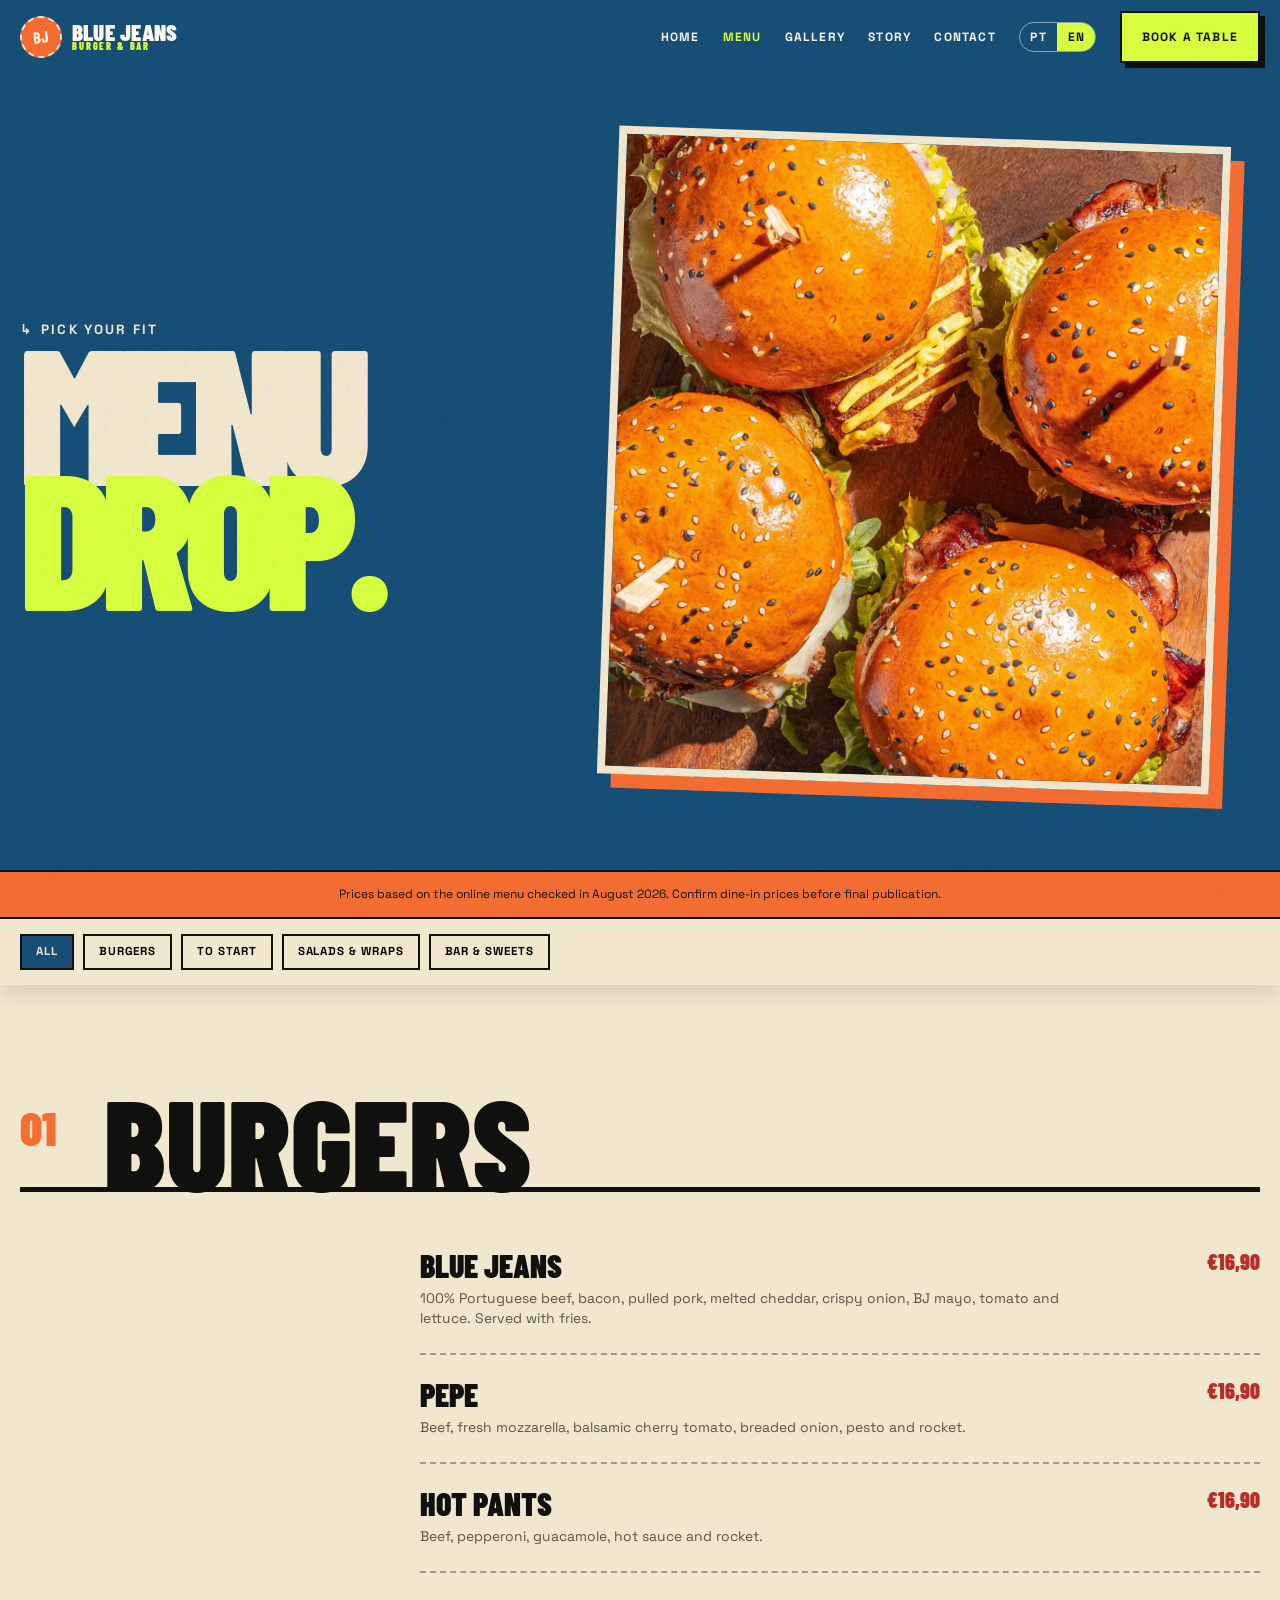
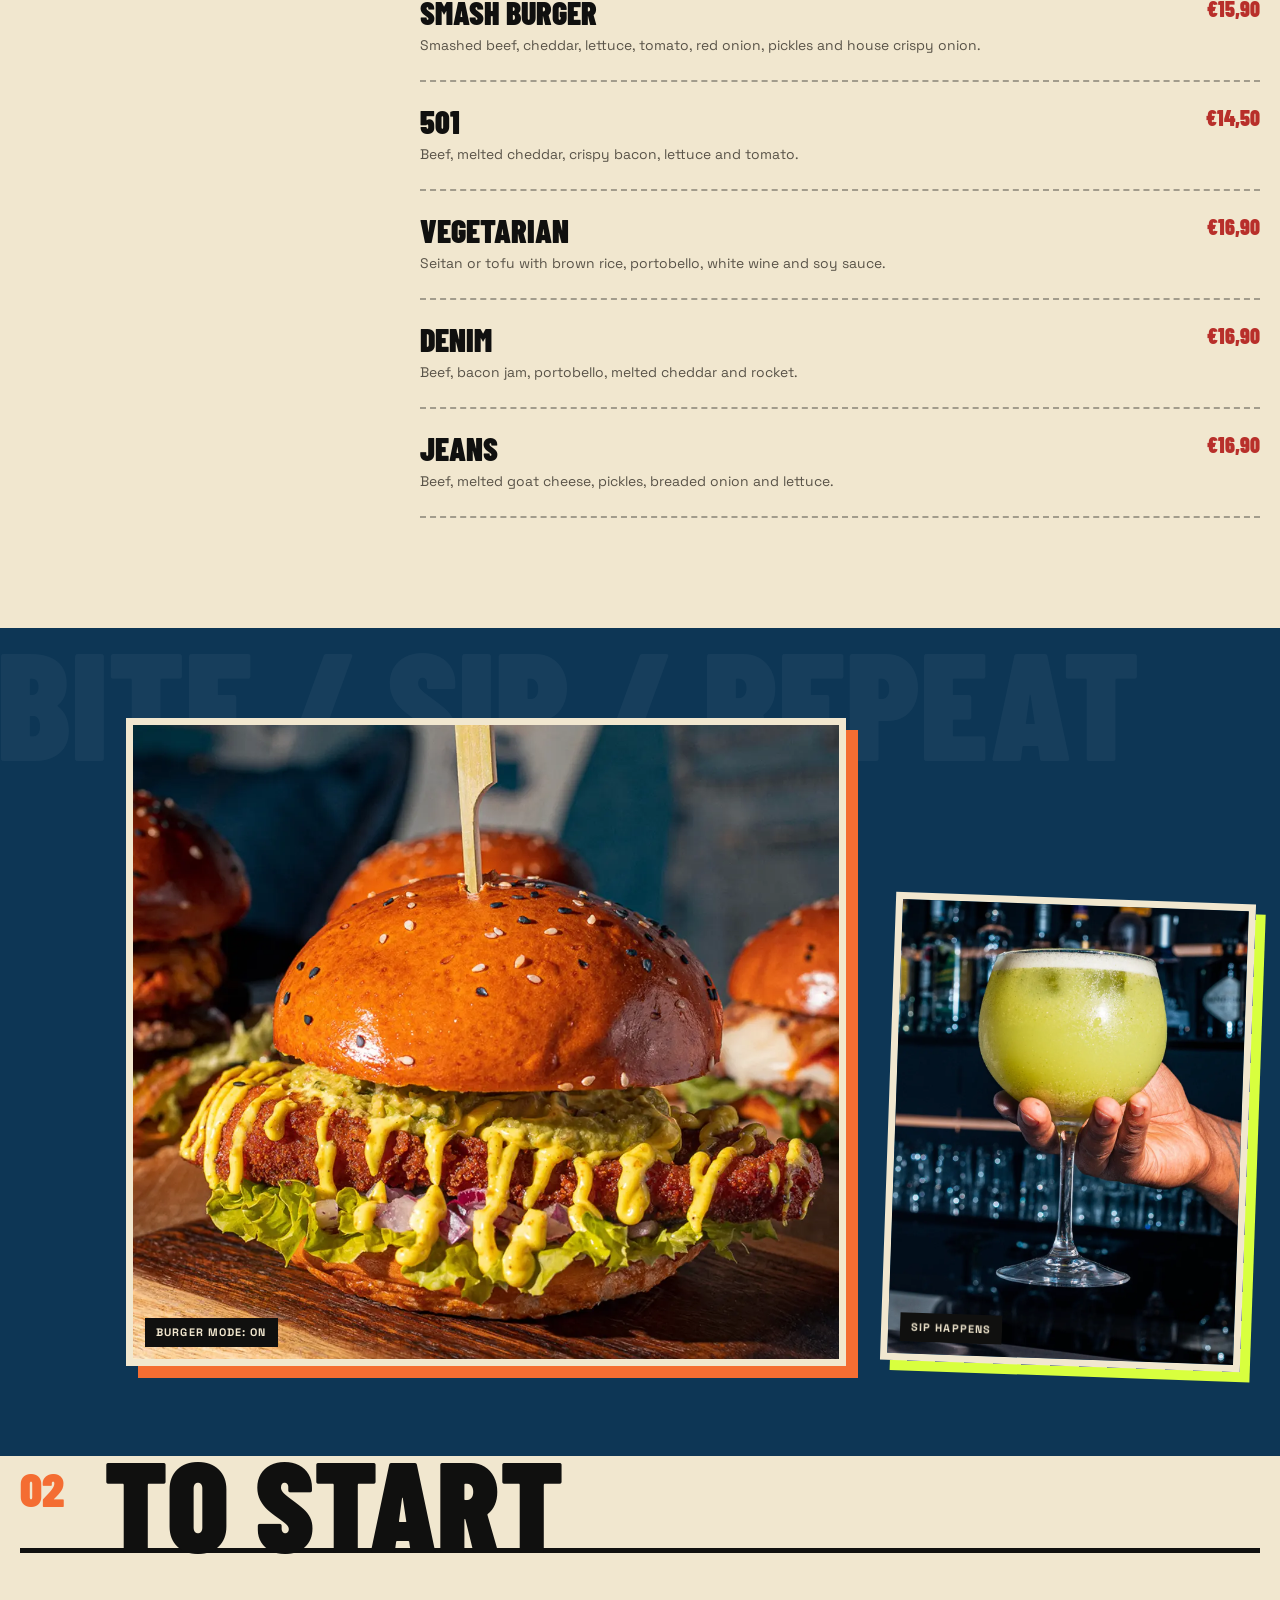
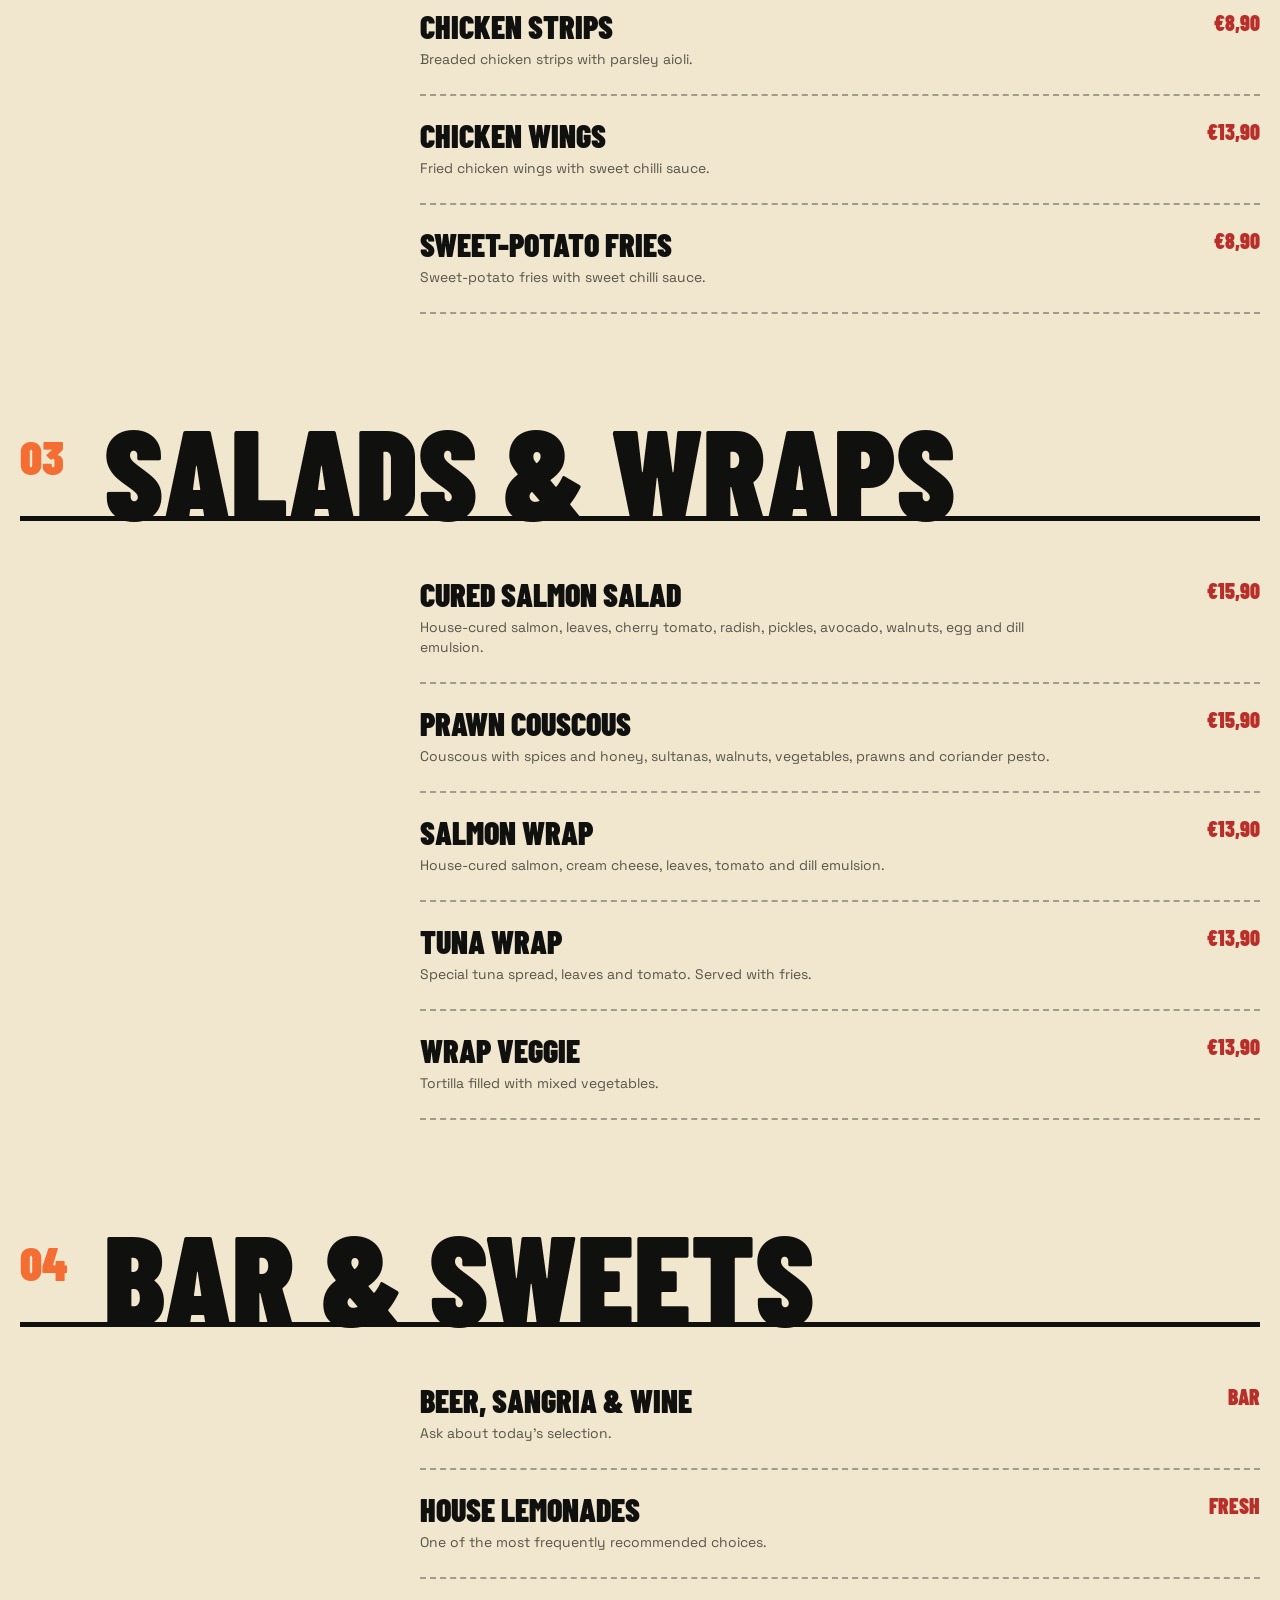
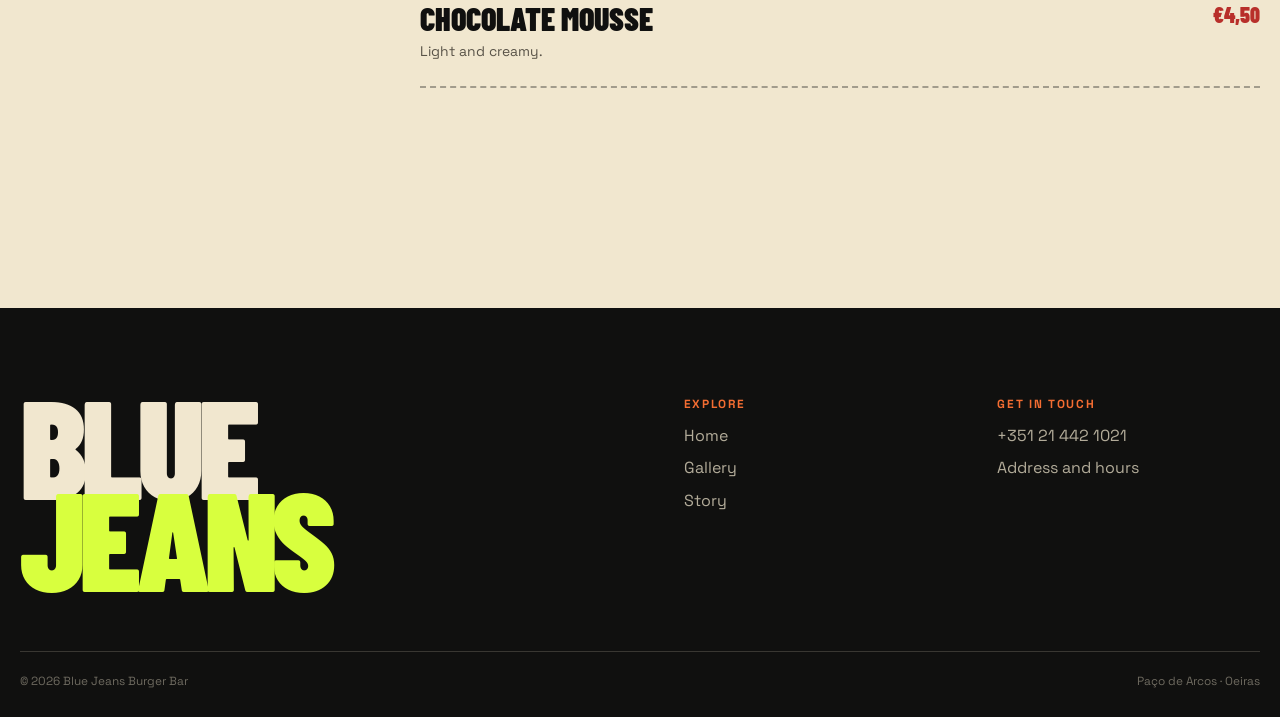
<file: en/menu.html>
<!doctype html><html lang="en"><head><meta charset="utf-8"><meta name="viewport" content="width=device-width,initial-scale=1"><title>Menu | Blue Jeans Burger Bar — Paço de Arcos</title><meta name="description" content="Burgers, starters, wraps and vegetarian options at Blue Jeans Burger Bar in Paço de Arcos."><link rel="canonical" href="https://bluejeansburgerbar.pt/en/menu.html"><link rel="alternate" hreflang="pt-PT" href="https://bluejeansburgerbar.pt/menu.html"><link rel="alternate" hreflang="en-GB" href="https://bluejeansburgerbar.pt/en/menu.html"><meta name="theme-color" content="#164e76"><meta property="og:title" content="Menu — Blue Jeans Burger Bar"><meta property="og:image" content="https://bluejeansburgerbar.pt/assets/images/photos/four-burgers-top.webp"><link rel="icon" href="../assets/icons/favicon.svg"><link rel="apple-touch-icon" href="../assets/icons/apple-touch-icon.png"><link rel="stylesheet" href="../assets/css/v2.css"></head><body><a class="skip" href="#main">Skip to content</a>
<header class="topbar" data-topbar><div class="wrap topbar-inner"><a class="logo2" href="index.html"><b>BJ</b><span>Blue Jeans<small>Burger &amp; Bar</small></span></a><nav class="desktop2"><a href="index.html">Home</a><a href="menu.html" aria-current="page">Menu</a><a href="gallery.html">Gallery</a><a href="story.html">Story</a><a href="contact.html">Contact</a><div class="lang"><a href="../menu.html">PT</a><a class="active" href="menu.html">EN</a></div><a class="button2" href="tel:+351214421021">Book a table</a></nav><button class="menu2-toggle" type="button" aria-label="Open menu" aria-expanded="false" data-menu2-toggle><span></span><span></span><span></span></button></div></header><nav class="mobile2" data-mobile2><a href="index.html">Home</a><a href="menu.html">Menu</a><a href="gallery.html">Gallery</a><a href="story.html">Story</a><a href="contact.html">Contact</a><div class="lang"><a href="../menu.html">PT</a><a class="active" href="menu.html">EN</a></div><a class="mobile2-reserve button2" href="index.html#book">Book a table</a></nav>
<main id="main"><section class="subhero denim"><div class="wrap subhero-grid"><div class="subhero-title"><p class="kicker">Pick your fit</p><h1>Menu<span>drop.</span></h1></div><figure class="subhero-photo"><img src="../assets/images/photos/four-burgers-top.webp" width="1268" height="1560" alt="Four Blue Jeans burgers seen from above" fetchpriority="high"></figure></div></section><div class="note2">Prices based on the online menu checked in August 2026. Confirm dine-in prices before final publication.</div>
<nav class="filters2" aria-label="Filter menu"><button class="active" type="button" data-filter2="all">All</button><button type="button" data-filter2="burgers">Burgers</button><button type="button" data-filter2="sides">To start</button><button type="button" data-filter2="light">Salads &amp; wraps</button><button type="button" data-filter2="bar">Bar &amp; sweets</button></nav>
<div class="menu2-page"><div class="wrap">
<section class="category2" data-category2="burgers"><header class="category2-head"><small>01</small><h2>Burgers</h2></header><div class="category2-list">
<article class="dish2"><h3>Blue Jeans</h3><span class="price">€16,90</span><p>100% Portuguese beef, bacon, pulled pork, melted cheddar, crispy onion, BJ mayo, tomato and lettuce. Served with fries.</p></article><article class="dish2"><h3>Pepe</h3><span class="price">€16,90</span><p>Beef, fresh mozzarella, balsamic cherry tomato, breaded onion, pesto and rocket.</p></article><article class="dish2"><h3>Hot Pants</h3><span class="price">€16,90</span><p>Beef, pepperoni, guacamole, hot sauce and rocket.</p></article><article class="dish2"><h3>Smash Burger</h3><span class="price">€15,90</span><p>Smashed beef, cheddar, lettuce, tomato, red onion, pickles and house crispy onion.</p></article><article class="dish2"><h3>501</h3><span class="price">€14,50</span><p>Beef, melted cheddar, crispy bacon, lettuce and tomato.</p></article><article class="dish2"><h3>Vegetarian</h3><span class="price">€16,90</span><p>Seitan or tofu with brown rice, portobello, white wine and soy sauce.</p></article><article class="dish2"><h3>Denim</h3><span class="price">€16,90</span><p>Beef, bacon jam, portobello, melted cheddar and rocket.</p></article><article class="dish2"><h3>Jeans</h3><span class="price">€16,90</span><p>Beef, melted goat cheese, pickles, breaded onion and lettuce.</p></article></div></section>
</div><div class="menu-photo-duo" aria-label="Bar highlights"><figure class="menu-photo-main"><img src="../assets/images/photos/burger-avocado-studio.webp" width="1188" height="1398" alt="Blue Jeans burger with guacamole and sauce" loading="lazy"><figcaption>Burger mode: on</figcaption></figure><figure class="menu-photo-side"><img src="../assets/images/photos/green-cocktail-bar.webp" width="1028" height="1362" alt="Green cocktail served at the Blue Jeans bar" loading="lazy"><figcaption>Sip happens</figcaption></figure></div><div class="wrap">
<section class="category2" data-category2="sides"><header class="category2-head"><small>02</small><h2>To start</h2></header><div class="category2-list"><article class="dish2"><h3>Chicken strips</h3><span class="price">€8,90</span><p>Breaded chicken strips with parsley aioli.</p></article><article class="dish2"><h3>Chicken wings</h3><span class="price">€13,90</span><p>Fried chicken wings with sweet chilli sauce.</p></article><article class="dish2"><h3>Sweet-potato fries</h3><span class="price">€8,90</span><p>Sweet-potato fries with sweet chilli sauce.</p></article></div></section>
<section class="category2" data-category2="light"><header class="category2-head"><small>03</small><h2>Salads &amp; wraps</h2></header><div class="category2-list"><article class="dish2"><h3>Cured salmon salad</h3><span class="price">€15,90</span><p>House-cured salmon, leaves, cherry tomato, radish, pickles, avocado, walnuts, egg and dill emulsion.</p></article><article class="dish2"><h3>Prawn couscous</h3><span class="price">€15,90</span><p>Couscous with spices and honey, sultanas, walnuts, vegetables, prawns and coriander pesto.</p></article><article class="dish2"><h3>Salmon wrap</h3><span class="price">€13,90</span><p>House-cured salmon, cream cheese, leaves, tomato and dill emulsion.</p></article><article class="dish2"><h3>Tuna wrap</h3><span class="price">€13,90</span><p>Special tuna spread, leaves and tomato. Served with fries.</p></article><article class="dish2"><h3>Wrap veggie</h3><span class="price">€13,90</span><p>Tortilla filled with mixed vegetables.</p></article></div></section>
<section class="category2" data-category2="bar"><header class="category2-head"><small>04</small><h2>Bar &amp; sweets</h2></header><div class="category2-list"><article class="dish2"><h3>Beer, sangria &amp; wine</h3><span class="price">BAR</span><p>Ask about today’s selection.</p></article><article class="dish2"><h3>House lemonades</h3><span class="price">FRESH</span><p>One of the most frequently recommended choices.</p></article><article class="dish2"><h3>Chocolate mousse</h3><span class="price">€4,50</span><p>Light and creamy.</p></article></div></section></div></div></main>
<footer class="footer2"><div class="wrap"><div class="footer2-top"><div><div class="footer-logo">Blue<span>Jeans</span></div></div><div><h2>Explore</h2><a href="index.html">Home</a><a href="gallery.html">Gallery</a><a href="story.html">Story</a></div><div><h2>Get in touch</h2><a href="tel:+351214421021">+351 21 442 1021</a><a href="contact.html">Address and hours</a></div></div><div class="footer2-bottom"><span>© <span data-year></span> Blue Jeans Burger Bar</span><span>Paço de Arcos · Oeiras</span></div></div></footer><script src="../assets/js/v2.js" defer></script></body></html>
</file>
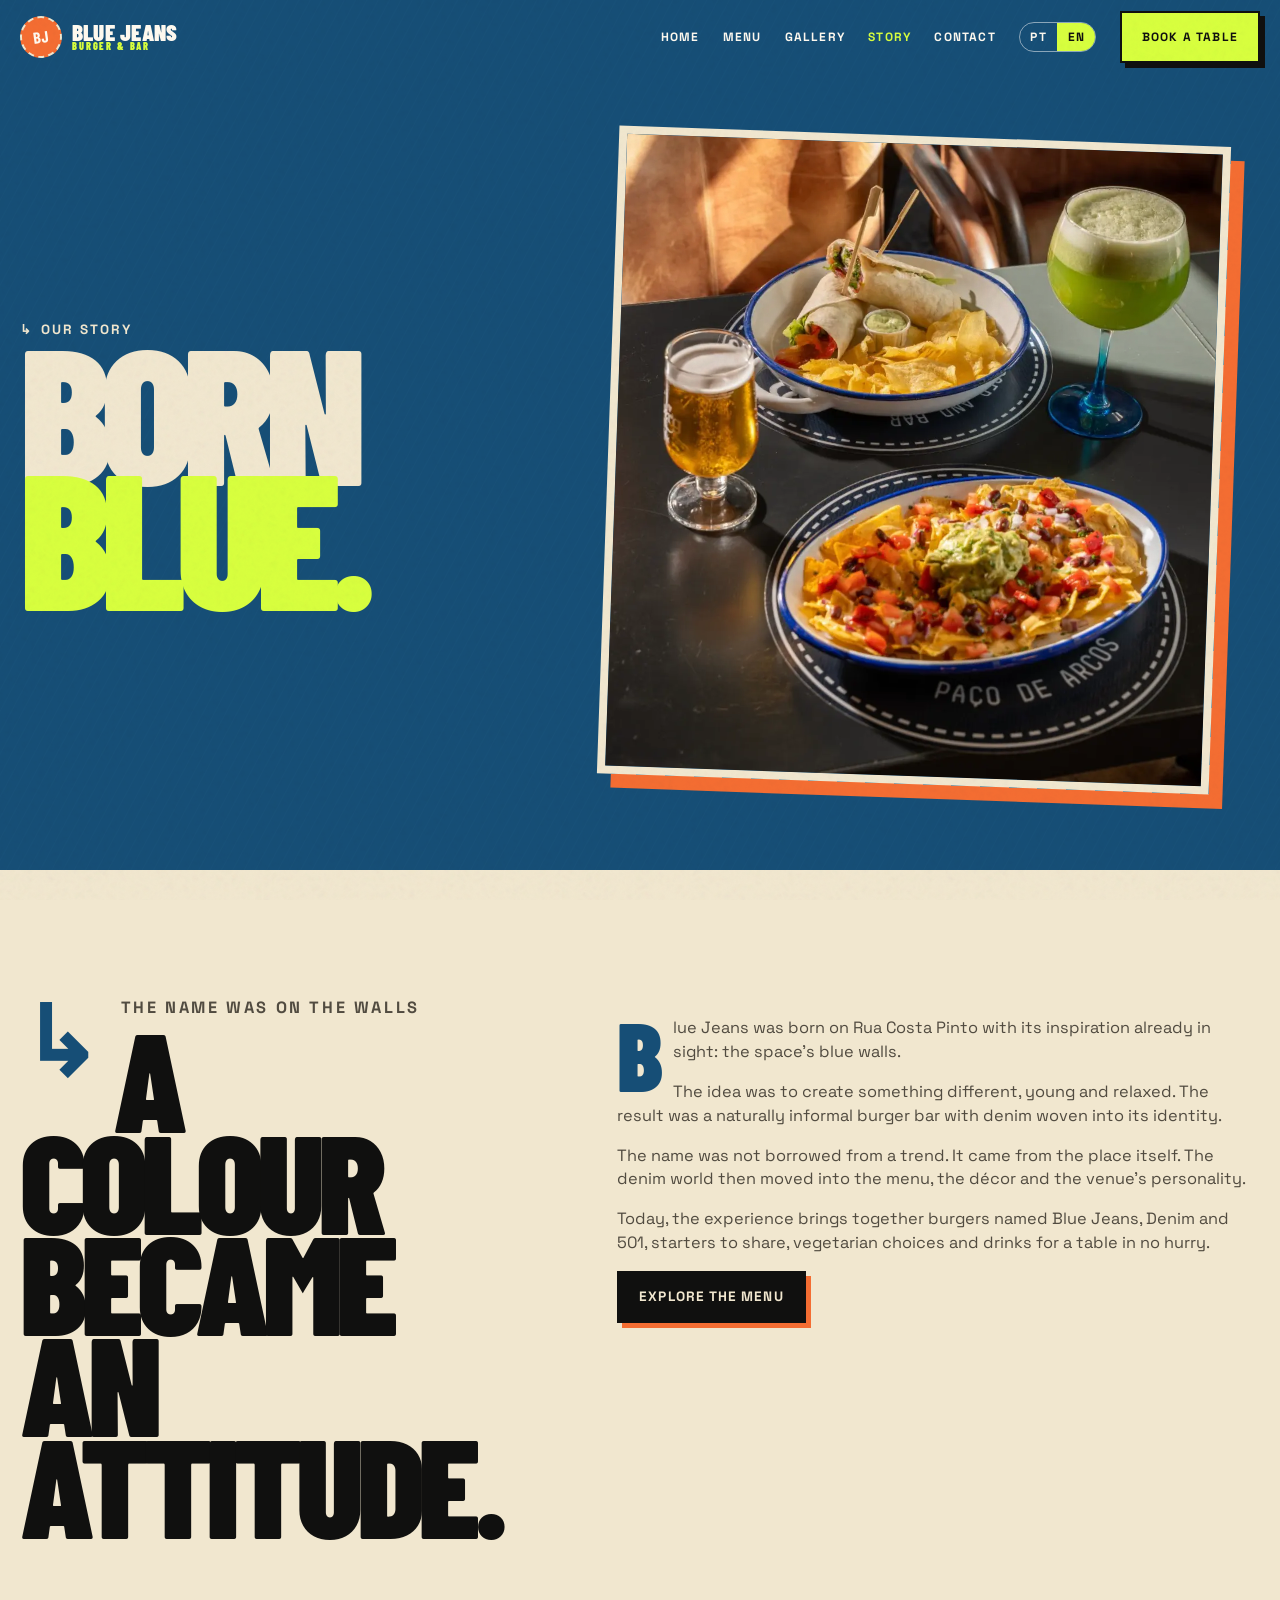
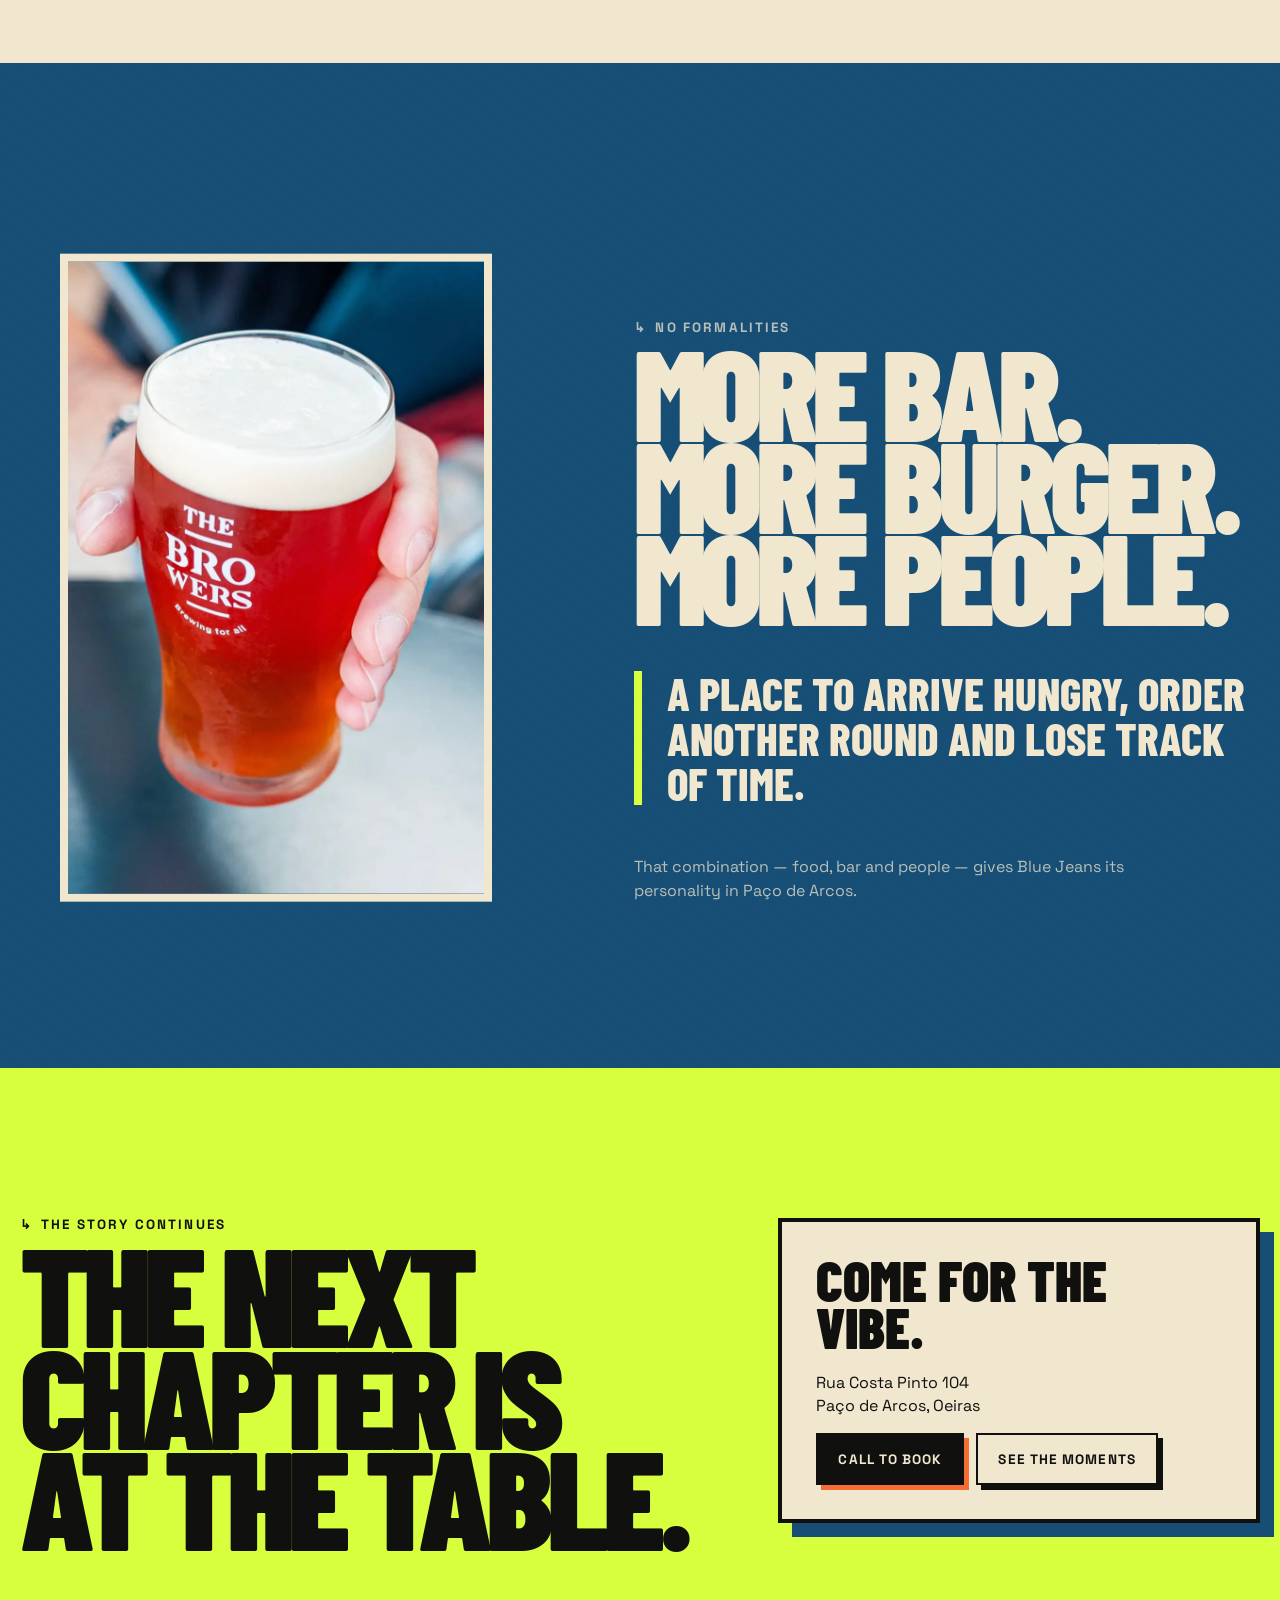
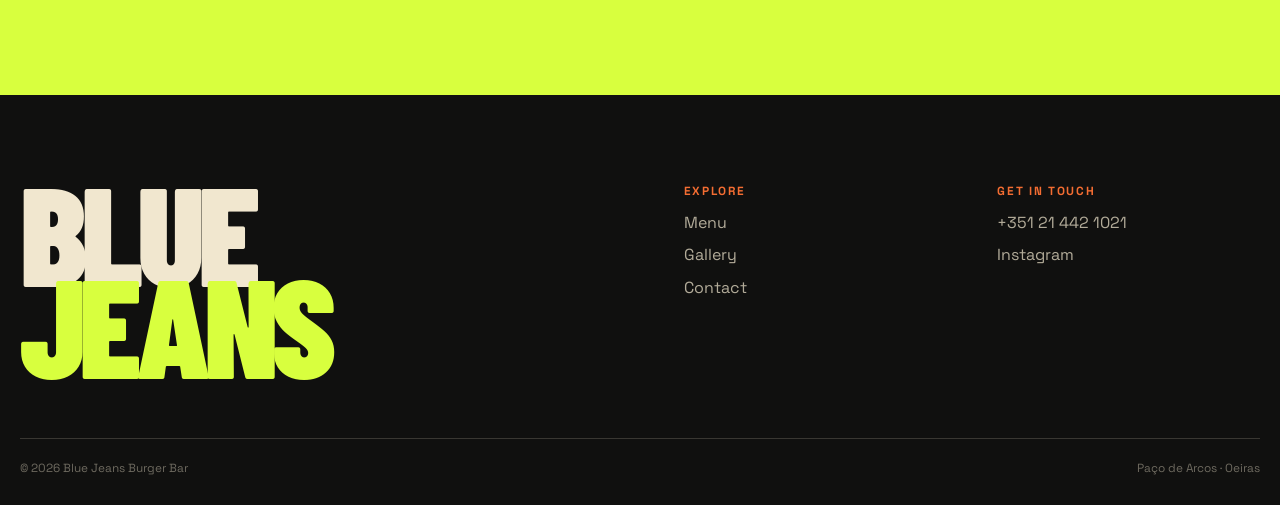
<file: en/story.html>
<!doctype html><html lang="en"><head><meta charset="utf-8"><meta name="viewport" content="width=device-width,initial-scale=1"><title>Our Story | Blue Jeans Burger Bar — Paço de Arcos</title><meta name="description" content="The story of Blue Jeans Burger Bar: a young, relaxed concept born from blue walls in Paço de Arcos."><link rel="canonical" href="https://bluejeansburgerbar.pt/en/story.html"><link rel="alternate" hreflang="pt-PT" href="https://bluejeansburgerbar.pt/historia.html"><link rel="alternate" hreflang="en-GB" href="https://bluejeansburgerbar.pt/en/story.html"><meta name="theme-color" content="#164e76"><meta property="og:title" content="Our story — Blue Jeans Burger Bar"><meta property="og:image" content="https://bluejeansburgerbar.pt/assets/images/photos/nachos-drinks-table.webp"><link rel="icon" href="../assets/icons/favicon.svg"><link rel="apple-touch-icon" href="../assets/icons/apple-touch-icon.png"><link rel="stylesheet" href="../assets/css/v2.css"></head><body><a class="skip" href="#main">Skip to content</a>
<header class="topbar" data-topbar><div class="wrap topbar-inner"><a class="logo2" href="index.html"><b>BJ</b><span>Blue Jeans<small>Burger &amp; Bar</small></span></a><nav class="desktop2"><a href="index.html">Home</a><a href="menu.html">Menu</a><a href="gallery.html">Gallery</a><a href="story.html" aria-current="page">Story</a><a href="contact.html">Contact</a><div class="lang"><a href="../historia.html">PT</a><a class="active" href="story.html">EN</a></div><a class="button2" href="tel:+351214421021">Book a table</a></nav><button class="menu2-toggle" type="button" aria-label="Open menu" aria-expanded="false" data-menu2-toggle><span></span><span></span><span></span></button></div></header><nav class="mobile2" data-mobile2><a href="index.html">Home</a><a href="menu.html">Menu</a><a href="gallery.html">Gallery</a><a href="story.html">Story</a><a href="contact.html">Contact</a><div class="lang"><a href="../historia.html">PT</a><a class="active" href="story.html">EN</a></div><a class="mobile2-reserve button2" href="index.html#book">Book a table</a></nav>
<main id="main"><section class="subhero denim"><div class="wrap subhero-grid"><div class="subhero-title"><p class="kicker">Our story</p><h1>Born<span>blue.</span></h1></div><figure class="subhero-photo"><img src="../assets/images/photos/nachos-drinks-table.webp" width="1054" height="1106" alt="Blue Jeans table with nachos, burger and drinks" fetchpriority="high"></figure></div></section>
<section class="story-page"><div class="wrap story-page-grid"><div class="sticky-title" data-reveal><p class="kicker">The name was on the walls</p><h2 class="mega">A colour became an attitude.</h2></div><div data-reveal><p>Blue Jeans was born on Rua Costa Pinto with its inspiration already in sight: the space’s blue walls.</p><p>The idea was to create something different, young and relaxed. The result was a naturally informal burger bar with denim woven into its identity.</p><p>The name was not borrowed from a trend. It came from the place itself. The denim world then moved into the menu, the décor and the venue’s personality.</p><p>Today, the experience brings together burgers named Blue Jeans, Denim and 501, starters to share, vegetarian choices and drinks for a table in no hurry.</p><a class="button2 button2--dark" href="menu.html">Explore the menu</a></div></div></section>
<section class="story2 denim"><div class="wrap story2-grid"><figure class="story2-photo" data-reveal><img src="../assets/images/photos/brewers-beer.webp" width="1170" height="1338" alt="Craft beer served at Blue Jeans" loading="lazy"></figure><div class="story2-text" data-reveal><p class="kicker">No formalities</p><h2 class="mega">More bar. More burger. More people.</h2><blockquote>A place to arrive hungry, order another round and lose track of time.</blockquote><p>That combination — food, bar and people — gives Blue Jeans its personality in Paço de Arcos.</p></div></div></section><section class="visit2"><div class="wrap visit2-grid"><div><p class="kicker">The story continues</p><h2 class="mega">The next chapter is at the table.</h2></div><div class="visit-card"><h3>Come for the vibe.</h3><p>Rua Costa Pinto 104<br>Paço de Arcos, Oeiras</p><div class="visit-actions"><a class="button2 button2--dark" href="tel:+351214421021">Call to book</a><a class="button2 button2--light" href="gallery.html">See the moments</a></div></div></div></section></main>
<footer class="footer2"><div class="wrap"><div class="footer2-top"><div><div class="footer-logo">Blue<span>Jeans</span></div></div><div><h2>Explore</h2><a href="menu.html">Menu</a><a href="gallery.html">Gallery</a><a href="contact.html">Contact</a></div><div><h2>Get in touch</h2><a href="tel:+351214421021">+351 21 442 1021</a><a href="https://www.instagram.com/bluejeansburgerbar/" target="_blank" rel="noopener noreferrer">Instagram</a></div></div><div class="footer2-bottom"><span>© <span data-year></span> Blue Jeans Burger Bar</span><span>Paço de Arcos · Oeiras</span></div></div></footer><script src="../assets/js/v2.js" defer></script></body></html>
</file>
<file: assets/css/v2.css>
@import url('https://fonts.googleapis.com/css2?family=Barlow+Condensed:ital,wght@0,700;0,800;0,900;1,800&family=Space+Grotesk:wght@400;500;600;700&display=swap');

:root{
  --blue:#164e76;--blue2:#0d3655;--ink:#10100f;--cream:#f1e7cf;--paper:#e7d8b8;
  --orange:#f46d32;--acid:#d8ff3e;--red:#b82f2a;--white:#fffaf0;
  --display:'Barlow Condensed',Impact,sans-serif;--body:'Space Grotesk',Arial,sans-serif;
  --max:1240px;--shadow:0 30px 80px rgba(0,0,0,.28)
}
*{box-sizing:border-box}html{scroll-behavior:smooth}body{margin:0;background:var(--cream);color:var(--ink);font-family:var(--body);line-height:1.45;overflow-x:hidden}body::after{content:'';position:fixed;inset:0;z-index:99;pointer-events:none;opacity:.12;background-image:url("data:image/svg+xml,%3Csvg viewBox='0 0 140 140' xmlns='http://www.w3.org/2000/svg'%3E%3Cfilter id='n'%3E%3CfeTurbulence baseFrequency='.8' numOctaves='4' stitchTiles='stitch'/%3E%3C/filter%3E%3Crect width='100%25' height='100%25' filter='url(%23n)' opacity='.42'/%3E%3C/svg%3E");mix-blend-mode:multiply}img{display:block;width:100%;height:auto}a{color:inherit}button,a{-webkit-tap-highlight-color:transparent}:focus-visible{outline:4px solid var(--acid);outline-offset:4px}.wrap{width:min(var(--max),calc(100% - 40px));margin:auto}.skip{position:fixed;left:15px;top:-80px;z-index:200;padding:12px 16px;background:var(--acid);font-weight:800}.skip:focus{top:15px}.kicker{margin:0 0 10px;font:800 .84rem/1 var(--body);letter-spacing:.16em;text-transform:uppercase}.kicker::before{content:'↳';margin-right:.5rem}.mega{margin:0;font:900 clamp(4.4rem,11vw,10rem)/.72 var(--display);letter-spacing:-.05em;text-transform:uppercase}.button2{display:inline-flex;align-items:center;justify-content:center;gap:.6rem;min-height:52px;padding:.8rem 1.25rem;border:2px solid var(--ink);background:var(--acid);color:var(--ink);font:800 .85rem/1 var(--body);letter-spacing:.08em;text-decoration:none;text-transform:uppercase;box-shadow:5px 5px 0 var(--ink);transition:.18s ease}.button2:hover{transform:translate(3px,3px);box-shadow:2px 2px 0 var(--ink)}.button2--dark{background:var(--ink);color:var(--cream);box-shadow:5px 5px 0 var(--orange)}.button2--light{background:var(--cream)}

.topbar{position:fixed;inset:0 0 auto;z-index:80;min-height:74px;color:var(--white);transition:.2s ease}.topbar.scrolled{background:rgba(13,54,85,.94);backdrop-filter:blur(12px);box-shadow:0 8px 30px rgba(0,0,0,.18)}.topbar-inner{min-height:74px;display:flex;align-items:center;justify-content:space-between;gap:24px}.logo2{display:flex;align-items:center;gap:10px;text-decoration:none;font:900 1.45rem/.82 var(--display);letter-spacing:.01em;text-transform:uppercase}.logo2 b{display:grid;place-items:center;width:42px;aspect-ratio:1;border-radius:50%;border:2px dashed var(--cream);background:var(--orange);font-size:1rem;transform:rotate(-8deg)}.logo2 small{display:block;color:var(--acid);font-size:.64rem;letter-spacing:.18em}.desktop2{display:flex;align-items:center;gap:1.45rem}.desktop2 a{font:700 .75rem/1 var(--body);letter-spacing:.1em;text-decoration:none;text-transform:uppercase}.desktop2 a:hover,.desktop2 a[aria-current=page]{color:var(--acid)}.lang{display:flex;border:1px solid rgba(255,255,255,.5);border-radius:999px;overflow:hidden}.lang a{padding:.48rem .65rem}.lang a.active{background:var(--acid);color:var(--ink)}.menu2-toggle{display:none;width:46px;height:46px;border:1px solid rgba(255,255,255,.5);background:var(--blue2);color:white}.menu2-toggle span{display:block;width:22px;height:2px;margin:5px auto;background:currentColor}.mobile2{display:none}

.hero2{position:relative;min-height:116svh;overflow:hidden;background:var(--blue);color:var(--cream);border-bottom:12px solid var(--acid)}.hero2::before,.denim::before{content:'';position:absolute;inset:0;opacity:.18;background-image:repeating-linear-gradient(118deg,transparent 0 3px,rgba(255,255,255,.2) 4px,transparent 5px 10px);mix-blend-mode:soft-light}.hero-seam{position:absolute;top:0;bottom:0;left:50%;border-left:2px dashed rgba(241,231,207,.45)}.hero-content{position:relative;min-height:116svh;padding-top:105px;display:grid;grid-template-columns:.78fr 1fr .78fr;align-items:center}.hero-title{display:contents}.hero-word{position:relative;z-index:2;font:900 clamp(7rem,17vw,15rem)/.6 var(--display);letter-spacing:-.07em;text-transform:uppercase}.hero-word--left{grid-column:1;text-align:right;transform:translateX(10%)}.hero-word--right{grid-column:3;align-self:end;padding-bottom:9vh;transform:translateX(-9%);color:var(--acid);writing-mode:vertical-rl;text-orientation:mixed}.hero-photo{grid-column:2;grid-row:1;position:relative;z-index:1;width:min(520px,95%);height:82svh;margin:auto;transform:rotate(2.2deg);box-shadow:var(--shadow);border:10px solid var(--cream);overflow:hidden}.hero-photo img{width:100%;height:100%;object-fit:cover}.hero-photo::after{content:'';position:absolute;inset:12px;border:2px dashed rgba(255,255,255,.7);pointer-events:none}.hero-round{position:absolute;z-index:5;right:-40px;top:16%;width:132px;aspect-ratio:1;display:grid;place-items:center;border-radius:45% 55% 50% 50%;background:var(--orange);color:var(--ink);border:2px solid var(--ink);font:900 1.05rem/.9 var(--display);text-align:center;text-transform:uppercase;transform:rotate(12deg);box-shadow:6px 6px 0 var(--ink)}.hero-caption{position:absolute;z-index:5;left:-80px;bottom:8%;padding:12px 15px;background:var(--cream);color:var(--ink);font:800 .72rem/1 var(--body);letter-spacing:.12em;text-transform:uppercase;transform:rotate(-3deg);box-shadow:5px 5px 0 var(--orange)}.hero-bottom{position:absolute;z-index:4;left:max(20px,calc((100vw - var(--max))/2));right:max(20px,calc((100vw - var(--max))/2));bottom:24px;display:flex;align-items:end;justify-content:space-between;gap:20px}.hero-bottom p{max-width:390px;margin:0;color:rgba(241,231,207,.78);font-size:.92rem}.vertical-label{position:absolute;z-index:3;left:20px;top:50%;writing-mode:vertical-rl;transform:rotate(180deg) translateY(50%);font:700 .68rem/1 var(--body);letter-spacing:.25em;text-transform:uppercase}

.ticker2{overflow:hidden;background:var(--acid);border-bottom:3px solid var(--ink);color:var(--ink)}.ticker2-track{display:flex;width:max-content;gap:1.8rem;padding:14px 0;font:900 1rem/1 var(--body);letter-spacing:.08em;text-transform:uppercase;animation:tick 22s linear infinite}.ticker2 span::after{content:'●';margin-left:1.8rem;color:var(--orange)}@keyframes tick{to{transform:translateX(-50%)}}

.manifesto{position:relative;padding:140px 0 180px;background:var(--cream);overflow:hidden}.manifesto-grid{display:grid;grid-template-columns:.66fr 1fr;gap:8vw;align-items:start}.manifesto-sticky{position:sticky;top:110px}.manifesto .mega span{display:block;color:var(--blue)}.manifesto-copy{max-width:470px;margin-top:30px;font-size:1.05rem}.photo-stack{display:grid;gap:80px;padding-top:80px}.portrait-card{position:relative;width:min(560px,90%);aspect-ratio:3/4;border:8px solid var(--ink);background:var(--blue);box-shadow:12px 12px 0 var(--orange);overflow:visible}.portrait-card:nth-child(even){margin-left:auto;transform:rotate(1.5deg);box-shadow:-12px 12px 0 var(--acid)}.portrait-card:nth-child(odd){transform:rotate(-1.3deg)}.portrait-card img{width:100%;height:100%;object-fit:cover}.portrait-card figcaption{position:absolute;left:-26px;bottom:24px;padding:10px 13px;background:var(--ink);color:var(--cream);font:800 .72rem/1 var(--body);letter-spacing:.1em;text-transform:uppercase}.sticker{position:absolute;z-index:4;display:grid;place-items:center;width:110px;aspect-ratio:1;border-radius:50%;background:var(--acid);border:2px solid var(--ink);color:var(--ink);font:900 1.25rem/.88 var(--display);text-align:center;text-transform:uppercase;box-shadow:5px 5px 0 var(--ink);transform:rotate(10deg)}.portrait-card .sticker{right:-42px;top:9%}

.menu-drop{position:relative;padding:130px 0;background:var(--ink);color:var(--cream);overflow:hidden}.menu-drop::after{content:'MENU';position:absolute;right:-.08em;top:0;color:rgba(255,255,255,.035);font:900 32vw/.8 var(--display);pointer-events:none}.menu-head{position:relative;z-index:2;display:grid;grid-template-columns:.8fr 1.2fr;gap:6vw;align-items:end}.menu-head .mega{color:var(--acid)}.menu-intro{max-width:480px}.menu-rail{position:relative;z-index:2;display:grid;gap:28px;width:min(820px,100%);margin:90px auto 0}.menu-line{display:grid;grid-template-columns:80px 1fr auto;gap:24px;align-items:center;padding:22px 0;border-bottom:2px dashed rgba(241,231,207,.35)}.menu-line strong{color:var(--orange);font:900 3rem/1 var(--display)}.menu-line h3{margin:0;font:900 clamp(2.6rem,6vw,5.4rem)/.8 var(--display);text-transform:uppercase}.menu-line p{margin:.5rem 0 0;max-width:460px;color:rgba(241,231,207,.62);font-size:.85rem}.menu-line .price{font:800 1.1rem/1 var(--body);color:var(--acid)}.menu-vertical-photo{position:absolute;right:4vw;top:90px;width:190px;aspect-ratio:2/3;transform:rotate(4deg);border:5px solid var(--cream);overflow:hidden}.menu-vertical-photo img{height:100%;object-fit:cover}.menu-cta{text-align:center;margin-top:80px}

.vibe2{padding:140px 0;background:var(--orange);overflow:hidden}.vibe2-head{display:flex;align-items:end;justify-content:space-between;gap:30px}.vibe2-head p{max-width:400px}.vibe-columns{display:grid;grid-template-columns:1fr 1fr;gap:9vw;margin-top:90px}.vibe-column{display:grid;gap:90px}.vibe-column:last-child{padding-top:160px}.vibe-shot{position:relative;margin:0}.vibe-shot img{aspect-ratio:3/4;object-fit:cover;border:8px solid var(--ink);box-shadow:10px 10px 0 var(--cream)}.vibe-shot figcaption{margin-top:18px;font:800 .72rem/1 var(--body);letter-spacing:.13em;text-transform:uppercase}.vibe-shot .vertical-word{position:absolute;right:-54px;top:10px;writing-mode:vertical-rl;font:900 4.5rem/.8 var(--display);text-transform:uppercase;color:var(--cream);-webkit-text-stroke:2px var(--ink)}

.story2{position:relative;padding:150px 0;background:var(--blue);color:var(--cream);overflow:hidden}.story2-grid{display:grid;grid-template-columns:.9fr 1.1fr;gap:8vw}.story2-photo{position:sticky;top:110px;height:72svh;border:8px solid var(--cream);transform:rotate(-2deg);overflow:hidden}.story2-photo img{height:100%;object-fit:cover}.story2-text{padding-top:12vh}.story2-text .mega{font-size:clamp(4.8rem,10vw,9rem)}.story2-text blockquote{margin:50px 0;padding-left:25px;border-left:8px solid var(--acid);font:800 clamp(1.8rem,3.5vw,3rem)/1 var(--display);text-transform:uppercase}.story2-text p{max-width:560px;color:rgba(241,231,207,.74)}

.visit2{padding:150px 0;background:var(--acid)}.visit2-grid{display:grid;grid-template-columns:1fr .72fr;gap:7vw;align-items:start}.visit-card{position:relative;padding:34px;background:var(--cream);border:4px solid var(--ink);box-shadow:14px 14px 0 var(--blue)}.visit-card h3{margin:0 0 20px;font:900 3.5rem/.85 var(--display);text-transform:uppercase}.hours2{display:grid;grid-template-columns:1fr auto;gap:10px 24px;margin:28px 0;padding:24px 0;border-block:2px dashed var(--ink);font-size:.9rem}.hours2 strong{text-transform:uppercase}.visit-actions{display:flex;flex-wrap:wrap;gap:12px}.visit2 .mega{font-size:clamp(5rem,11vw,10rem)}

.footer2{padding:90px 0 28px;background:var(--ink);color:var(--cream)}.footer2-top{display:grid;grid-template-columns:1.4fr .6fr .6fr;gap:4vw}.footer-logo{font:900 clamp(5rem,11vw,10rem)/.65 var(--display);letter-spacing:-.05em;text-transform:uppercase}.footer-logo span{display:block;color:var(--acid)}.footer2 h2{margin:0 0 14px;color:var(--orange);font:800 .74rem/1 var(--body);letter-spacing:.14em;text-transform:uppercase}.footer2 a{display:block;margin:9px 0;color:rgba(241,231,207,.72);text-decoration:none}.footer2 a:hover{color:var(--acid)}.footer2-bottom{display:flex;justify-content:space-between;gap:20px;margin-top:70px;padding-top:20px;border-top:1px solid rgba(241,231,207,.18);color:rgba(241,231,207,.42);font-size:.74rem}

.hero2::before,.denim::before{pointer-events:none}
[data-reveal]{opacity:0;transform:translateY(35px);transition:opacity .75s ease,transform .75s cubic-bezier(.2,.8,.2,1)}[data-reveal].show{opacity:1;transform:none}

/* Internal pages */
.subhero{position:relative;min-height:92svh;padding:120px 0 70px;background:var(--blue);color:var(--cream);overflow:hidden}.subhero-grid{min-height:72svh;display:grid;grid-template-columns:.7fr 1fr;gap:5vw;align-items:center}.subhero-title{position:relative;z-index:2}.subhero-title h1{margin:0;font:900 clamp(6rem,15vw,13rem)/.65 var(--display);letter-spacing:-.06em;text-transform:uppercase}.subhero-title h1 span{display:block;color:var(--acid)}.subhero-photo{height:72svh;border:8px solid var(--cream);transform:rotate(2deg);box-shadow:14px 14px 0 var(--orange);overflow:hidden}.subhero-photo img{height:100%;object-fit:cover}.note2{padding:14px 20px;background:var(--orange);border-block:2px solid var(--ink);text-align:center;font-size:.75rem}.filters2{position:sticky;top:74px;z-index:50;display:flex;gap:9px;overflow-x:auto;padding:15px max(20px,calc((100vw - var(--max))/2));background:rgba(241,231,207,.96);backdrop-filter:blur(10px);box-shadow:0 10px 24px rgba(0,0,0,.1);scrollbar-width:none}.filters2 button{flex:0 0 auto;padding:10px 14px;border:2px solid var(--ink);background:transparent;font:800 .72rem/1 var(--body);letter-spacing:.08em;text-transform:uppercase}.filters2 button.active,.filters2 button:hover{background:var(--blue);color:var(--cream)}.menu2-page{padding:110px 0;background:var(--cream)}.category2{margin-bottom:110px}.category2[hidden]{display:none}.category2-head{position:relative;padding-left:84px;margin-bottom:34px;border-bottom:5px solid var(--ink)}.category2-head small{position:absolute;left:0;top:8px;color:var(--orange);font:900 3rem/1 var(--display)}.category2 h2{margin:0;font:900 clamp(4.6rem,10vw,9rem)/.72 var(--display);text-transform:uppercase}.category2-list{width:min(840px,100%);margin-left:auto}.dish2{display:grid;grid-template-columns:1fr auto;gap:8px 24px;padding:25px 0;border-bottom:2px dashed rgba(16,16,15,.35)}.dish2 h3{margin:0;font:900 2rem/.9 var(--display);text-transform:uppercase}.dish2 .price{color:var(--red);font:900 1.35rem/1 var(--display)}.dish2 p{grid-column:1/-1;margin:0;max-width:660px;color:#595348;font-size:.87rem}.photo-break{height:78svh;overflow:hidden}.photo-break img{height:100%;object-fit:cover}.gallery2-page{padding:120px 0;background:var(--ink);color:var(--cream)}.gallery2-grid{columns:3 300px;column-gap:22px}.gallery2-item{position:relative;display:block;width:100%;margin:0 0 22px;padding:0;border:0;background:none;break-inside:avoid;cursor:zoom-in}.gallery2-item img{border:5px solid var(--cream)}.gallery2-item:nth-child(3n+2){transform:rotate(1deg)}.gallery2-item:nth-child(4n){transform:rotate(-1deg)}.gallery2-item span{position:absolute;left:12px;bottom:12px;padding:8px 10px;background:var(--acid);color:var(--ink);font:800 .67rem/1 var(--body);letter-spacing:.1em;text-transform:uppercase}.lightbox2{position:fixed;inset:0;z-index:200;display:none;place-items:center;padding:30px;background:rgba(0,0,0,.94)}.lightbox2.open{display:grid}.lightbox2 img{max-width:90vw;max-height:84vh;width:auto}.lightbox2 button{position:absolute;right:22px;top:22px;width:48px;height:48px;border:2px solid white;background:var(--ink);color:white;font-size:1.8rem}.story-page{padding:130px 0;background:var(--cream)}.story-page-grid{display:grid;grid-template-columns:.75fr 1fr;gap:9vw}.story-page .sticky-title{position:sticky;top:110px}.story-page p{max-width:650px;color:#514b40;font-size:1.02rem}.story-page p:first-child::first-letter{float:left;margin:7px 10px 0 0;color:var(--blue);font:900 6rem/.65 var(--display)}.contact2-page{padding:120px 0;background:var(--acid)}.contact2-grid{display:grid;grid-template-columns:1fr .8fr;gap:30px}.contact2-card{padding:36px;border:4px solid var(--ink);background:var(--cream);box-shadow:12px 12px 0 var(--blue)}.contact2-card h2{margin:0 0 20px;font:900 clamp(3.6rem,7vw,6.8rem)/.75 var(--display);text-transform:uppercase}.action2{display:flex;justify-content:space-between;gap:20px;padding:18px 0;border-bottom:2px dashed var(--ink);font:800 .9rem/1.2 var(--body);text-decoration:none;text-transform:uppercase}.action2 b{color:var(--blue)}

@media(max-width:980px){.desktop2{display:none}.menu2-toggle{display:block}.mobile2{position:fixed;inset:0;z-index:70;display:flex;flex-direction:column;align-items:center;justify-content:center;gap:12px;background:var(--blue2);color:var(--cream);opacity:0;visibility:hidden;transform:translateY(-15px);transition:.2s ease}.mobile2.open{opacity:1;visibility:visible;transform:none}.mobile2 a{font:900 clamp(3.3rem,10vw,6rem)/.8 var(--display);text-decoration:none;text-transform:uppercase}.mobile2 .lang{margin-top:18px}.hero-content{grid-template-columns:.65fr 1fr}.hero-word--right{position:absolute;right:0;bottom:6%;font-size:9rem}.manifesto-grid,.story2-grid,.visit2-grid,.subhero-grid,.story-page-grid,.contact2-grid{grid-template-columns:1fr}.manifesto-sticky,.story2-photo,.story-page .sticky-title{position:relative;top:auto}.menu-head{grid-template-columns:1fr}.menu-vertical-photo{display:none}.footer2-top{grid-template-columns:1fr 1fr}.footer2-top>div:first-child{grid-column:1/-1}.subhero-title{position:absolute;z-index:3;left:20px;bottom:70px}.subhero-photo{margin-left:14vw}.category2-list{margin-left:0}}

@media(max-width:680px){.wrap{width:min(var(--max),calc(100% - 28px))}.topbar,.topbar-inner{min-height:66px}.logo2 b{width:38px}.hero2,.hero-content{min-height:104svh}.hero-content{display:block;padding-top:96px}.hero-photo{width:76vw;height:70svh;margin:0 4vw 0 auto;border-width:6px}.hero-word--left{position:absolute;z-index:3;left:-.02em;top:19%;transform:none;font-size:31vw;text-align:left}.hero-word--right{right:-.03em;bottom:17%;font-size:30vw;writing-mode:horizontal-tb;transform:none}.hero-round{right:-18px;top:11%;width:94px}.hero-caption{left:-16px;bottom:5%;font-size:.6rem}.hero-bottom{left:14px;right:14px;bottom:18px}.hero-bottom p{display:none}.vertical-label{display:none}.manifesto,.menu-drop,.vibe2,.story2,.visit2{padding:90px 0}.manifesto-grid{gap:45px}.manifesto-sticky{position:relative;top:auto}.manifesto .mega{font-size:20vw}.photo-stack{gap:58px;padding-top:15px}.portrait-card{width:92%;border-width:5px;box-shadow:8px 8px 0 var(--orange)}.portrait-card:nth-child(even){box-shadow:-8px 8px 0 var(--acid)}.sticker{width:82px}.menu-line{grid-template-columns:48px 1fr;gap:12px}.menu-line .price{grid-column:2}.menu-line h3{font-size:2.7rem}.vibe2-head{display:block}.vibe-columns{grid-template-columns:1fr;gap:58px;margin-top:55px}.vibe-column,.vibe-column:last-child{gap:58px;padding-top:0}.vibe-shot img{border-width:5px;box-shadow:7px 7px 0 var(--cream)}.vibe-shot .vertical-word{right:-35px;font-size:3.2rem}.story2-grid{gap:48px}.story2-photo{position:relative;top:auto;height:65svh;border-width:5px}.story2-text{padding-top:0}.visit-card{padding:24px;box-shadow:8px 8px 0 var(--blue)}.visit-actions .button2{width:100%}.footer2{padding-top:70px}.footer2-top{grid-template-columns:1fr;gap:35px}.footer2-top>div:first-child{grid-column:auto}.footer2-bottom{flex-direction:column}.mobile2 a{font-size:3.4rem}.mobile2 .lang a{font:700 .8rem/1 var(--body)}.subhero{min-height:85svh;padding-top:90px}.subhero-grid{display:block;min-height:70svh}.subhero-photo{height:68svh;margin-left:10vw;border-width:5px}.subhero-title{left:14px;bottom:45px}.subhero-title h1{font-size:24vw}.filters2{top:66px}.category2{margin-bottom:75px}.category2-head{padding-left:0}.category2-head small{position:relative;display:block}.category2 h2{font-size:17vw}.dish2 h3{font-size:1.65rem}.gallery2-grid{columns:1}.story-page,.menu2-page,.gallery2-page,.contact2-page{padding:80px 0}.contact2-card{padding:23px}.photo-break{height:58svh}}

/* Refinement pass: stronger desktop rhythm, contained menu photography and safer mobile geometry. */
.visit2[id]{scroll-margin-top:74px}
.menu-photo-duo{position:relative;display:grid;grid-template-columns:minmax(0,1fr) minmax(260px,.45fr);align-items:end;gap:42px;padding:90px max(20px,calc((100vw - var(--max))/2));background:var(--blue2);overflow:hidden}.menu-photo-duo::before{content:'BITE / SIP / REPEAT';position:absolute;left:-.02em;top:18px;color:rgba(255,255,255,.045);font:900 12vw/.7 var(--display);white-space:nowrap}.menu-photo-duo figure{position:relative;z-index:1;margin:0;overflow:hidden;border:7px solid var(--cream);box-shadow:12px 12px 0 var(--orange)}.menu-photo-duo img{width:100%;height:100%;object-fit:cover}.menu-photo-main{width:min(720px,100%);height:min(72svh,760px);justify-self:end}.menu-photo-side{width:min(360px,100%);height:min(52svh,520px);justify-self:start;transform:rotate(2deg);box-shadow:10px 10px 0 var(--acid)!important}.menu-photo-duo figcaption{position:absolute;left:12px;bottom:12px;padding:9px 11px;background:var(--ink);color:var(--cream);font:800 .68rem/1 var(--body);letter-spacing:.1em;text-transform:uppercase}

@media(min-width:981px){.photo-stack{width:145%;margin-left:-45%}.portrait-card:nth-child(1),.portrait-card:nth-child(3){margin-left:auto}.portrait-card:nth-child(2){margin-left:0}}

@media(max-width:980px){.mobile2{gap:10px;padding:88px 24px 30px;overflow-y:auto}.mobile2 a{font-size:clamp(2.6rem,9vw,5.4rem)}.mobile2 .lang{margin-top:12px}.mobile2 .mobile2-reserve{margin-top:8px;min-width:190px;min-height:54px;padding:.8rem 1.25rem;color:var(--ink);font:800 .82rem/1 var(--body);letter-spacing:.09em}.menu-photo-duo{grid-template-columns:1fr;padding-block:72px}.menu-photo-main{width:min(720px,100%);height:min(68svh,680px);justify-self:center}.menu-photo-side{width:min(330px,72%);height:min(44svh,440px);justify-self:end}}

@media(max-width:680px){.hero-round{right:8px;width:88px}.hero-caption{left:8px;max-width:calc(100% - 16px);font-size:.58rem}.photo-stack{width:100%;margin-left:0}.portrait-card,.portrait-card:nth-child(n){width:calc(100% - 14px);margin-inline:auto;transform:none}.portrait-card .sticker{right:8px;top:8%}.portrait-card figcaption{left:8px;max-width:calc(100% - 16px)}.sticker{width:76px}.vibe-shot{width:calc(100% - 12px);margin-inline:auto}.vibe-shot .vertical-word{right:8px;top:12px;font-size:2.8rem}.hours2{grid-template-columns:minmax(0,1fr) auto;gap:10px 12px;font-size:.76rem}.mobile2 a{font-size:2.8rem}.mobile2 .lang a{font:700 .8rem/1 var(--body)}.mobile2 .mobile2-reserve{font:800 .78rem/1 var(--body)}.subhero-photo{width:calc(100% - 18px);height:66svh;margin:0 auto}.action2{flex-direction:column;gap:7px}.menu-photo-duo{padding:62px 14px}.menu-photo-duo figure{border-width:5px}.menu-photo-main{width:100%;height:62svh}.menu-photo-side{width:68%;height:38svh}}

@media(prefers-reduced-motion:reduce){html{scroll-behavior:auto}*,*::before,*::after{animation-duration:.01ms!important;animation-iteration-count:1!important;transition-duration:.01ms!important}[data-reveal]{opacity:1;transform:none}}
</file>
